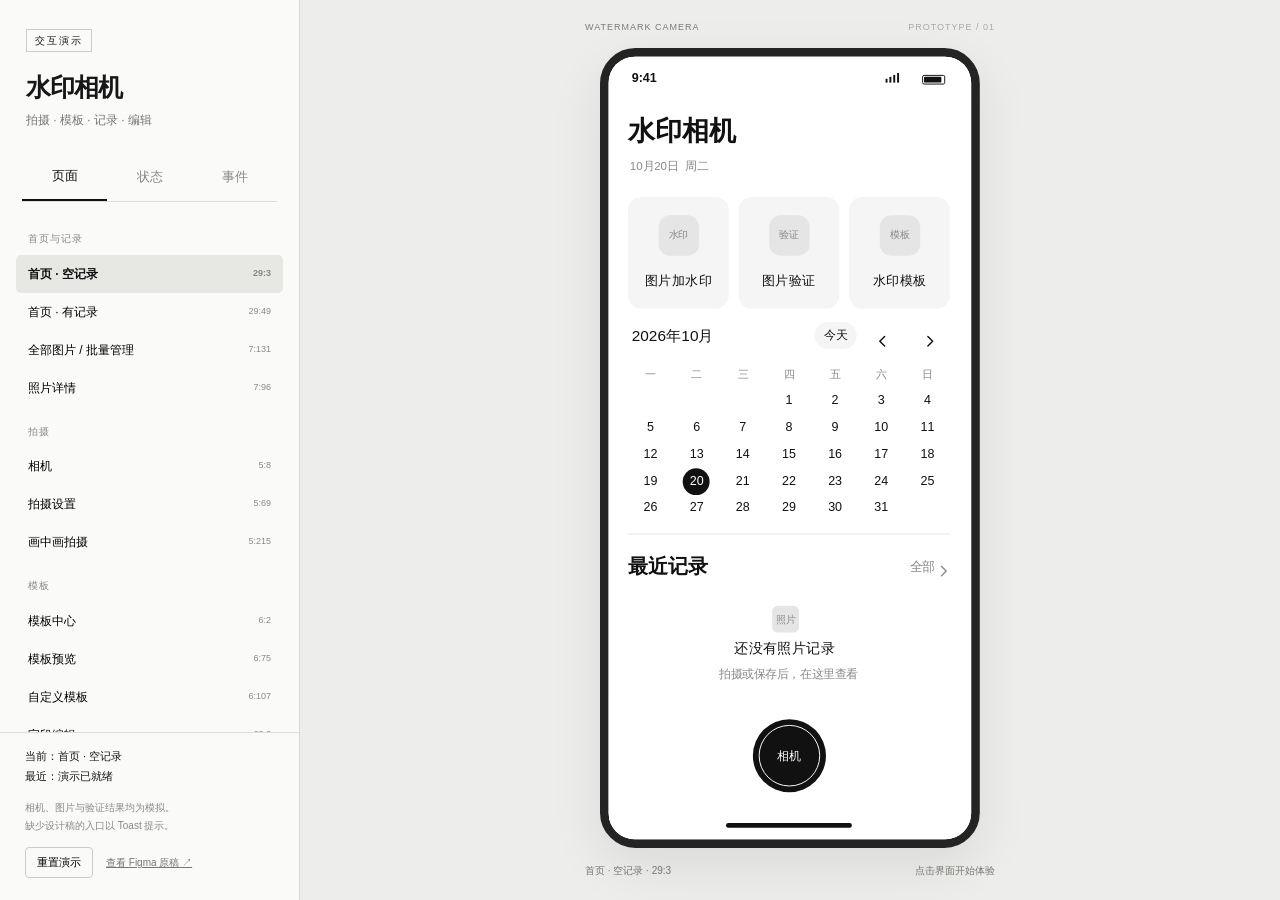
<file: index.html>
<!doctype html><html lang="zh-CN"><head><meta charset="utf-8"><meta name="viewport" content="width=device-width,initial-scale=1,viewport-fit=cover"><link rel="icon" href="data:image/svg+xml,%3Csvg xmlns=%22http://www.w3.org/2000/svg%22/%3E"><title>水印相机 · 交互演示</title><style>*{box-sizing:border-box}body{margin:0;background:#ededeb;color:#171717;font-family:-apple-system,BlinkMacSystemFont,"PingFang SC","Noto Sans SC",Arial,sans-serif}button,input,select,textarea{font:inherit}button{cursor:pointer}button:disabled{cursor:default;opacity:.4}button:focus-visible,a:focus-visible,input:focus-visible,textarea:focus-visible,select:focus-visible{outline:2px solid #555;outline-offset:3px}#console{position:fixed;inset:0 auto 0 0;width:300px;background:#fafaf9;border-right:1px solid #d9d9d5;display:flex;flex-direction:column;z-index:20}.brand{padding:30px 26px 24px}.badge{font-size:10px;letter-spacing:2px;border:1px solid #ccc;padding:5px 8px}h1{font-size:25px;margin:23px 0 8px;letter-spacing:-1px}.brand p{font-size:12px;color:#777;margin:0}.tabs{display:flex;margin:0 22px;border-bottom:1px solid #ddd}.tabs button{flex:1;border:0;background:none;color:#888;padding:14px 0;font-size:13px}.tabs .active{color:#111;border-bottom:2px solid #111}#panel{overflow:auto;flex:1;padding:12px 16px}#panel h2{font-size:10px;letter-spacing:1px;color:#888;padding:10px 12px 0;font-weight:500}.scene{display:flex;width:100%;text-align:left;align-items:center;justify-content:space-between;gap:8px;border:0;background:transparent;padding:10px 12px;border-radius:5px;font-size:12px;line-height:1.5}.scene:hover{background:#eee}.scene.active{background:#e7e7e3;color:#111;font-weight:600}.scene small{font-size:9px;color:#888;white-space:nowrap}.control{display:flex;justify-content:space-between;align-items:center;margin:16px 9px;font-size:12px;gap:8px}.control select{max-width:145px;background:#fff;border:1px solid #ccc;padding:8px;font-size:12px;border-radius:4px}.panel-note{font-size:11px;color:#888;line-height:1.8;margin:15px 12px}.event{width:calc(100% - 18px);margin:6px 9px;background:white;border:1px solid #d3d3ce;border-radius:4px;padding:12px;text-align:left;font-size:12px}footer{padding:14px 25px 22px;border-top:1px solid #ddd}footer p{font-size:10px;color:#888;line-height:1.8;margin:12px 0}footer button{background:transparent;border:1px solid #ccc;border-radius:4px;padding:7px 11px;font-size:11px}footer a{font-size:10px;color:#777;margin-left:13px}#feedback{font-size:11px;line-height:1.8}#stage{margin-left:300px;height:100dvh;display:flex;flex-direction:column;align-items:center;justify-content:center;gap:16px;padding:22px;overflow:hidden}.stage-label,.stage-footer{width:410px;max-width:100%;display:flex;justify-content:space-between;font-size:9px;letter-spacing:1px;color:#797975}.stage-label span{color:#aaa}.stage-footer{font-size:10px;letter-spacing:0}#device-space{position:relative;flex-shrink:0}#device{position:absolute;left:0;top:0;width:395px;height:832px;border:9px solid #242424;border-radius:37px;background:white;box-shadow:0 18px 55px #00000015;transform-origin:top left}#viewport{position:absolute;inset:0;border-radius:27px;overflow:auto;scrollbar-width:none;background:white}#viewport::-webkit-scrollbar{display:none}#screen{position:relative;width:375px;min-height:812px;background:#fff;overflow:hidden}.node{position:absolute;pointer-events:none;white-space:pre-wrap;overflow:visible}.shape{box-sizing:border-box}.hit{position:absolute;border:0;background:transparent;padding:0;z-index:5;border-radius:3px;color:transparent}.hit:hover{background:#00000004}.hit:active{background:#0000000c}.hit.selected{outline:2px solid #555;outline-offset:-2px}.hit.selected:after{content:'✓';position:absolute;right:3px;top:3px;background:#111;color:#fff;border-radius:50%;font-size:11px;width:18px;height:18px;line-height:18px}.live-input{position:absolute;border:0;background:#f5f5f5;color:#111;padding:12px 16px;border-radius:8px;z-index:7;font-size:14px;resize:none}.live-range{position:absolute;accent-color:#111;z-index:7;padding:0;margin:0;background:transparent}.live-toggle{position:absolute;width:44px;height:26px;border:0;border-radius:30px;background:#eee;z-index:7;padding:3px}.live-toggle.on{background:#111}.live-toggle:after{content:'';display:block;width:20px;height:20px;border-radius:50%;background:white;border:1px solid #ddd;transform:translateX(0)}.live-toggle.on:after{transform:translateX(18px)}#toast{position:absolute;bottom:100px;left:25px;right:25px;z-index:50;text-align:center;background:#1b1b1bf2;color:white;font-size:13px;line-height:1.6;padding:12px 16px;border-radius:9px;pointer-events:none;box-shadow:0 4px 15px #0002}#busy,#dialog{position:absolute;inset:0;z-index:40;background:#0006;border-radius:27px;display:flex;align-items:center;justify-content:center}#busy[hidden],#dialog[hidden],#toast[hidden]{display:none}#busy>div{background:white;border-radius:14px;width:240px;display:flex;flex-direction:column;align-items:center;gap:18px;padding:28px}#busy button{border:1px solid #ccc;background:white;border-radius:5px;padding:8px 22px;font-size:12px}#busy i{height:24px;width:24px;border:2px solid #ddd;border-top-color:#111;border-radius:50%;animation:spin 1s linear infinite}@keyframes spin{to{transform:rotate(360deg)}}.dialog-card{width:310px;max-height:85%;overflow:auto;background:white;border-radius:14px;padding:24px}.dialog-card h3{margin:0 0 14px;font-size:18px}.dialog-card p{font-size:13px;color:#777;line-height:1.7}.dialog-card button{width:100%;padding:12px;background:#111;color:white;border:0;border-radius:6px;margin-top:10px}.dialog-card button.secondary{background:#eee;color:#111}.dynamic-label{position:absolute;z-index:4;font-size:12px;background:#fff}.mobilebar,#drawer-close{display:none}#drawer-mask{display:none}.runtime-grid{position:absolute;inset:101px 0 auto;height:498px;pointer-events:none;z-index:2;background:linear-gradient(to right,transparent 33.1%,#fff9 33.2%,#fff9 33.5%,transparent 33.6%,transparent 66.4%,#fff9 66.5%,#fff9 66.8%,transparent 66.9%),linear-gradient(to bottom,transparent 33.1%,#fff9 33.2%,#fff9 33.5%,transparent 33.6%,transparent 66.4%,#fff9 66.5%,#fff9 66.8%,transparent 66.9%)}
@media(max-width:700px){body{background:white}.mobilebar{height:44px;display:flex;align-items:center;justify-content:space-between;padding:0 12px;border-bottom:1px solid #ddd;font-size:11px;position:relative;z-index:21;background:#fafafa}.mobilebar button{background:none;border:0;padding:10px;font-size:12px}.mobilebar span{white-space:nowrap;overflow:hidden;text-overflow:ellipsis;max-width:65%}#console{display:none;width:min(310px,86vw);top:44px}body.drawer-open #console{display:flex}body.drawer-open #drawer-mask{display:block;position:fixed;inset:44px 0 0;background:#0006;border:0;z-index:19}#drawer-close{display:block;float:right;border:0;background:none;font-size:24px;padding:0 4px}.brand{padding:24px 24px 18px}.brand h1{margin-top:18px}#stage{margin:0;padding:0;display:block;height:calc(100dvh - 44px)}.stage-label,.stage-footer{display:none}#device-space{width:100%!important;height:100%!important}#device{border:0;border-radius:0;box-shadow:none}#viewport{border-radius:0}#busy,#dialog{border-radius:0}footer{padding-bottom:max(15px,env(safe-area-inset-bottom))}}
</style></head><body><header class="mobilebar"><button id="menu-toggle" aria-expanded="false" aria-controls="console">菜单</button><span id="mobile-title">首页</span><button id="mobile-home">首页</button></header><button id="drawer-mask" aria-label="关闭演示菜单" hidden></button><aside id="console"><div class="brand"><span class="badge">交互演示</span><button id="drawer-close" aria-label="收起菜单">×</button><h1>水印相机</h1><p>拍摄 · 模板 · 记录 · 编辑</p></div><nav class="tabs" aria-label="演示控制"><button data-tab="pages" class="active">页面</button><button data-tab="states">状态</button><button data-tab="events">事件</button></nav><div id="panel"></div><footer><div id="feedback" aria-live="polite"></div><p>相机、图片与验证结果均为模拟。<br>缺少设计稿的入口以 Toast 提示。</p><button id="reset">重置演示</button><a href="https://www.figma.com/design/TwvnLieEu7DSTdVf2vPtPf?node-id=1-2" target="_blank" rel="noreferrer">查看 Figma 原稿 ↗</a></footer></aside><main id="stage"><div class="stage-label">WATERMARK CAMERA <span>PROTOTYPE / 01</span></div><div id="device-space"><div id="device"><div id="viewport"><div id="screen"></div></div><div id="toast" role="status" hidden></div><div id="busy" hidden><div><i></i><span id="busy-text">处理中…</span><button id="cancel-request">取消</button></div></div><div id="dialog" hidden></div></div></div><div class="stage-footer"><span id="current-caption"></span><span>点击界面开始体验</span></div></main><script id="design-data" type="application/json">[{"id":"5:8","name":"相机","w":385,"h":822,"nodes":[{"id":"5:9","n":"屏底","t":"RECTANGLE","x":-3,"y":-1,"w":375,"h":812,"f":"rgba(255,255,255,1)","s":"rgba(221,221,221,1)","sw":1,"r":0},{"id":"5:10","n":"status-time","t":"TEXT","x":24,"y":12,"w":50,"h":20,"f":"rgba(17,17,17,1)","s":null,"sw":1,"text":"9:41","fs":13,"fw":"Bold","align":"LEFT","lh":{"unit":"PIXELS","value":20}},{"id":"5:11","n":"signal-0","t":"RECTANGLE","x":288,"y":23,"w":2,"h":4,"f":"rgba(17,17,17,1)","s":null,"sw":1,"r":0},{"id":"5:12","n":"signal-1","t":"RECTANGLE","x":292,"y":21,"w":2,"h":6,"f":"rgba(17,17,17,1)","s":null,"sw":1,"r":0},{"id":"5:13","n":"signal-2","t":"RECTANGLE","x":296,"y":19,"w":2,"h":8,"f":"rgba(17,17,17,1)","s":null,"sw":1,"r":0},{"id":"5:14","n":"signal-3","t":"RECTANGLE","x":300,"y":17,"w":2,"h":10,"f":"rgba(17,17,17,1)","s":null,"sw":1,"r":0},{"id":"5:15","n":"battery","t":"RECTANGLE","x":326,"y":19,"w":24,"h":10,"f":"rgba(255,255,255,1)","s":"rgba(17,17,17,1)","sw":1,"r":2},{"id":"5:16","n":"battery-level","t":"RECTANGLE","x":328,"y":21,"w":18,"h":6,"f":"rgba(17,17,17,1)","s":null,"sw":1,"r":1},{"id":"5:17","n":"battery-tip","t":"RECTANGLE","x":351,"y":22,"w":2,"h":4,"f":"rgba(17,17,17,1)","s":null,"sw":1,"r":0},{"id":"5:19","n":"capture-settings-hit","t":"RECTANGLE","x":319,"y":48,"w":44,"h":44,"f":"rgba(255,255,255,1)","s":null,"sw":1,"r":12},{"id":"5:21","n":"capture-settings","t":"VECTOR","x":332.75,"y":61.75,"w":16.5,"h":15.583333969116211,"f":null,"s":"rgba(17,17,17,1)","sw":1.558333396911621,"r":0,"paths":[{"windingRule":"NONE","data":"M 0 2.7500001121969784 L 4.583333333333333 2.7500001121969784 M 8.25 2.7500001121969784 L 16.5 2.7500001121969784 M 4.583333333333333 0 L 4.583333333333333 5.500000224393957 M 0 12.833333856919232 L 11 12.833333856919232 M 14.666666666666666 12.833333856919232 L 16.5 12.833333856919232 M 11 10.083333744722253 L 11 15.583333969116211"}]},{"id":"5:22","n":"viewfinder","t":"RECTANGLE","x":0,"y":101,"w":375,"h":498,"f":"rgba(229,229,229,1)","s":null,"sw":1,"r":6},{"id":"5:23","n":"viewfinder-placeholder","t":"TEXT","x":0,"y":341,"w":375,"h":18,"f":"rgba(136,136,136,1)","s":null,"sw":1,"text":"取景画面","fs":11,"fw":"Regular","align":"CENTER","lh":{"unit":"PIXELS","value":17}},{"id":"5:24","n":"flash-hit","t":"RECTANGLE","x":12,"y":111,"w":44,"h":44,"f":"rgba(255,255,255,1)","s":null,"sw":1,"r":12},{"id":"93:14","n":"flash-hit","t":"RECTANGLE","x":12,"y":44,"w":44,"h":44,"f":"rgba(255,255,255,1)","s":"rgba(0,0,0,1)","sw":1,"r":12},{"id":"5:26","n":"flash","t":"VECTOR","x":27.583332061767578,"y":123.83332824707031,"w":12.833333969116211,"h":18.33333396911621,"f":null,"s":"rgba(17,17,17,1)","sw":1.558333396911621,"r":0,"paths":[{"windingRule":"NONZERO","data":"M 7.333333696637835 0 L 0 11.000000381469725 L 5.500000272478376 11.000000381469725 L 4.583333560398647 18.33333396911621 L 12.833333969116211 6.416666889190673 L 7.333333696637835 6.416666889190673 L 7.333333696637835 0 Z"}]},{"id":"5:29","n":"flip-hit","t":"RECTANGLE","x":319,"y":111,"w":44,"h":44,"f":"rgba(255,255,255,1)","s":null,"sw":1,"r":12},{"id":"5:31","n":"flip","t":"VECTOR","x":332.75,"y":125.20832824707031,"w":16.5,"h":15.583333969116211,"f":null,"s":"rgba(17,17,17,1)","sw":1.558333396911621,"r":0,"paths":[{"windingRule":"NONE","data":"M 0 4.125000168295467 C 3.6666666666666665 -1.3750000560984894 12.833333333333334 -1.3750000560984894 16.5 4.125000168295467 M 16.5 4.125000168295467 L 16.5 0.4583333520328297 M 16.5 4.125000168295467 L 12.833333333333332 4.125000168295467 M 16.5 11.458333800820743 C 12.833333333333334 16.9583340252147 3.6666666666666665 16.9583340252147 0 11.458333800820743 M 0 11.458333800820743 L 0 15.12500061708338 M 0 11.458333800820743 L 3.6666666666666665 11.458333800820743"}]},{"id":"5:32","n":"watermark-bg","t":"RECTANGLE","x":26,"y":447,"w":237,"h":120,"f":"rgba(17,17,17,1)","s":null,"sw":1,"r":6},{"id":"5:33","n":"wm-date","t":"TEXT","x":38,"y":457,"w":213,"h":17,"f":"rgba(255,255,255,1)","s":null,"sw":1,"text":"2026.10.19  周一","fs":11,"fw":"Medium","align":"LEFT","lh":{"unit":"PIXELS","value":17}},{"id":"5:34","n":"wm-time","t":"TEXT","x":38,"y":475,"w":213,"h":48,"f":"rgba(255,255,255,1)","s":null,"sw":1,"text":"13:42","fs":32,"fw":"Bold","align":"LEFT","lh":{"unit":"PIXELS","value":48}},{"id":"5:35","n":"wm-location","t":"TEXT","x":38,"y":526,"w":213,"h":18,"f":"rgba(255,255,255,1)","s":null,"sw":1,"text":"上海市 · 徐汇区","fs":12,"fw":"Regular","align":"LEFT","lh":{"unit":"PIXELS","value":18}},{"id":"5:36","n":"wm-note","t":"TEXT","x":38,"y":546,"w":213,"h":15,"f":"rgba(255,255,255,1)","s":null,"sw":1,"text":"现场记录","fs":10,"fw":"Regular","align":"LEFT","lh":{"unit":"PIXELS","value":15}},{"id":"5:41","n":"pip-shortcut-hit","t":"RECTANGLE","x":267,"y":607,"w":44,"h":44,"f":"rgba(255,255,255,1)","s":null,"sw":1,"r":12},{"id":"5:44","n":"watermark-shortcut-hit","t":"RECTANGLE","x":315,"y":607,"w":44,"h":44,"f":"rgba(255,255,255,1)","s":null,"sw":1,"r":12},{"id":"5:47","n":"recent-photo","t":"RECTANGLE","x":26,"y":670,"w":50,"h":50,"f":"rgba(229,229,229,1)","s":null,"sw":1,"r":6},{"id":"5:48","n":"recent-photo-placeholder","t":"TEXT","x":26,"y":686,"w":50,"h":18,"f":"rgba(136,136,136,1)","s":null,"sw":1,"text":"照片","fs":11,"fw":"Regular","align":"CENTER","lh":{"unit":"PIXELS","value":17}},{"id":"5:49","n":"shutter-outline","t":"ELLIPSE","x":153,"y":657,"w":70,"h":70,"f":"rgba(255,255,255,1)","s":"rgba(17,17,17,1)","sw":1,"r":0},{"id":"5:50","n":"shutter","t":"ELLIPSE","x":160,"y":664,"w":56,"h":56,"f":"rgba(17,17,17,1)","s":null,"sw":1,"r":0},{"id":"5:68","n":"home-indicator","t":"RECTANGLE","x":122,"y":797,"w":131,"h":5,"f":"rgba(17,17,17,1)","s":null,"sw":1,"r":3},{"id":"90:2","n":"Ellipse 1","t":"ELLIPSE","x":305,"y":679,"w":32,"h":32,"f":"rgba(255,255,255,1)","s":"rgba(0,0,0,1)","sw":1,"r":0},{"id":"90:3","n":"水印icon","t":"TEXT","x":308,"y":687,"w":27,"h":16,"f":"rgba(0,0,0,1)","s":null,"sw":1,"text":"水印icon","fs":10,"fw":"Regular","align":"CENTER","lh":{"unit":"PIXELS","value":8}},{"id":"90:4","n":"Ellipse 2","t":"ELLIPSE","x":258,"y":54,"w":32,"h":32,"f":"rgba(255,255,255,1)","s":"rgba(0,0,0,1)","sw":1,"r":0},{"id":"90:5","n":"画中画icon","t":"TEXT","x":259,"y":62,"w":30,"h":16,"f":"rgba(0,0,0,1)","s":null,"sw":1,"text":"画中画icon","fs":10,"fw":"Regular","align":"CENTER","lh":{"unit":"PIXELS","value":8}},{"id":"93:10","n":"Rectangle 1","t":"RECTANGLE","x":126,"y":613,"w":127,"h":29,"f":"rgba(245,245,245,1)","s":null,"sw":1,"r":14.5},{"id":"93:38","n":"Chevron left","t":"INSTANCE","x":24,"y":56,"w":20,"h":20,"f":null,"s":null,"sw":1,"r":0},{"id":"I93:38;7758:11228","n":"Icon","t":"VECTOR","x":31.5,"y":61,"w":5,"h":10,"f":null,"s":"rgba(30,30,30,1)","sw":2,"r":0,"paths":[{"windingRule":"NONZERO","data":"M 5 10 L 0 5 L 5 0"}]},{"id":"97:3","n":"seg-selected","t":"RECTANGLE","x":127,"y":614,"w":61.5,"h":27,"f":"rgba(17,17,17,1)","s":null,"sw":1,"r":13.5},{"id":"97:4","n":"照片","t":"TEXT","x":127,"y":619,"w":61.5,"h":17,"f":"rgba(255,255,255,1)","s":null,"sw":1,"text":"照片","fs":12,"fw":"Regular","align":"CENTER","lh":{"unit":"AUTO"}},{"id":"97:5","n":"视频","t":"TEXT","x":189,"y":619,"w":63,"h":17,"f":"rgba(136,136,136,1)","s":null,"sw":1,"text":"视频","fs":12,"fw":"Regular","align":"CENTER","lh":{"unit":"AUTO"}}]},{"id":"5:69","name":"相机点右上角，出拍摄设置","w":385,"h":822,"nodes":[{"id":"5:70","n":"屏底","t":"RECTANGLE","x":0,"y":0,"w":375,"h":812,"f":"rgba(255,255,255,1)","s":"rgba(221,221,221,1)","sw":1,"r":0},{"id":"5:71","n":"status-time","t":"TEXT","x":24,"y":12,"w":50,"h":20,"f":"rgba(17,17,17,1)","s":null,"sw":1,"text":"9:41","fs":13,"fw":"Bold","align":"LEFT","lh":{"unit":"PIXELS","value":20}},{"id":"5:72","n":"signal-0","t":"RECTANGLE","x":288,"y":23,"w":2,"h":4,"f":"rgba(17,17,17,1)","s":null,"sw":1,"r":0},{"id":"5:73","n":"signal-1","t":"RECTANGLE","x":292,"y":21,"w":2,"h":6,"f":"rgba(17,17,17,1)","s":null,"sw":1,"r":0},{"id":"5:74","n":"signal-2","t":"RECTANGLE","x":296,"y":19,"w":2,"h":8,"f":"rgba(17,17,17,1)","s":null,"sw":1,"r":0},{"id":"5:75","n":"signal-3","t":"RECTANGLE","x":300,"y":17,"w":2,"h":10,"f":"rgba(17,17,17,1)","s":null,"sw":1,"r":0},{"id":"5:76","n":"battery","t":"RECTANGLE","x":326,"y":19,"w":24,"h":10,"f":"rgba(255,255,255,1)","s":"rgba(17,17,17,1)","sw":1,"r":2},{"id":"5:77","n":"battery-level","t":"RECTANGLE","x":328,"y":21,"w":18,"h":6,"f":"rgba(17,17,17,1)","s":null,"sw":1,"r":1},{"id":"5:78","n":"battery-tip","t":"RECTANGLE","x":351,"y":22,"w":2,"h":4,"f":"rgba(17,17,17,1)","s":null,"sw":1,"r":0},{"id":"5:79","n":"back-hit","t":"RECTANGLE","x":12,"y":47,"w":44,"h":44,"f":"rgba(255,255,255,1)","s":null,"sw":1,"r":12},{"id":"5:81","n":"back","t":"VECTOR","x":30.333332061767578,"y":62.583335876464844,"w":6.4166669845581055,"h":12.833333969116211,"f":null,"s":"rgba(17,17,17,1)","sw":1.558333396911621,"r":0,"paths":[{"windingRule":"NONE","data":"M 6.4166669845581055 0 L 0 6.4166669845581055 L 6.4166669845581055 12.833333969116211"}]},{"id":"5:83","n":"home-indicator","t":"RECTANGLE","x":122,"y":797,"w":131,"h":5,"f":"rgba(17,17,17,1)","s":null,"sw":1,"r":3},{"id":"5:84","n":"camera-context","t":"RECTANGLE","x":0,"y":98,"w":375,"h":465,"f":"rgba(229,229,229,1)","s":null,"sw":1,"r":6},{"id":"5:85","n":"camera-context-placeholder","t":"TEXT","x":0,"y":214,"w":375,"h":18,"f":"rgba(136,136,136,1)","s":null,"sw":1,"text":"取景画面","fs":11,"fw":"Regular","align":"CENTER","lh":{"unit":"PIXELS","value":17}},{"id":"5:91","n":"sheet","t":"RECTANGLE","x":0,"y":366,"w":375,"h":414,"f":"rgba(255,255,255,1)","s":null,"sw":1,"r":20},{"id":"5:92","n":"sheet-handle","t":"RECTANGLE","x":167,"y":378,"w":40,"h":4,"f":"rgba(221,221,221,1)","s":null,"sw":1,"r":2},{"id":"5:93","n":"sheet-title","t":"TEXT","x":24,"y":407,"w":250,"h":35,"f":"rgba(17,17,17,1)","s":null,"sw":1,"text":"拍摄设置","fs":23,"fw":"Bold","align":"LEFT","lh":{"unit":"PIXELS","value":35}},{"id":"5:94","n":"aspect-label","t":"TEXT","x":24,"y":463,"w":80,"h":21,"f":"rgba(17,17,17,1)","s":null,"sw":1,"text":"画幅","fs":14,"fw":"Regular","align":"LEFT","lh":{"unit":"PIXELS","value":21}},{"id":"5:95","n":"aspect-0-bg","t":"RECTANGLE","x":111,"y":455,"w":66,"h":34,"f":"rgba(17,17,17,1)","s":null,"sw":1,"r":17},{"id":"5:96","n":"aspect-0-text","t":"TEXT","x":111,"y":462,"w":66,"h":20,"f":"rgba(255,255,255,1)","s":null,"sw":1,"text":"3:4","fs":13,"fw":"Regular","align":"CENTER","lh":{"unit":"PIXELS","value":20}},{"id":"5:97","n":"aspect-1-bg","t":"RECTANGLE","x":189,"y":455,"w":66,"h":34,"f":"rgba(245,245,245,1)","s":null,"sw":1,"r":17},{"id":"5:98","n":"aspect-1-text","t":"TEXT","x":189,"y":462,"w":66,"h":20,"f":"rgba(17,17,17,1)","s":null,"sw":1,"text":"1:1","fs":13,"fw":"Regular","align":"CENTER","lh":{"unit":"PIXELS","value":20}},{"id":"5:99","n":"aspect-2-bg","t":"RECTANGLE","x":267,"y":455,"w":66,"h":34,"f":"rgba(245,245,245,1)","s":null,"sw":1,"r":17},{"id":"5:100","n":"aspect-2-text","t":"TEXT","x":267,"y":462,"w":66,"h":20,"f":"rgba(17,17,17,1)","s":null,"sw":1,"text":"9:16","fs":13,"fw":"Regular","align":"CENTER","lh":{"unit":"PIXELS","value":20}},{"id":"5:101","n":"d1","t":"RECTANGLE","x":20,"y":511,"w":335,"h":1,"f":"rgba(229,229,229,1)","s":null,"sw":1,"r":0},{"id":"5:102","n":"timer-label","t":"TEXT","x":24,"y":537,"w":80,"h":21,"f":"rgba(17,17,17,1)","s":null,"sw":1,"text":"定时","fs":14,"fw":"Regular","align":"LEFT","lh":{"unit":"PIXELS","value":21}},{"id":"5:103","n":"timer-0-bg","t":"RECTANGLE","x":111,"y":529,"w":66,"h":34,"f":"rgba(17,17,17,1)","s":null,"sw":1,"r":17},{"id":"5:104","n":"timer-0-text","t":"TEXT","x":111,"y":536,"w":66,"h":20,"f":"rgba(255,255,255,1)","s":null,"sw":1,"text":"Off","fs":13,"fw":"Regular","align":"CENTER","lh":{"unit":"PIXELS","value":20}},{"id":"5:105","n":"timer-1-bg","t":"RECTANGLE","x":189,"y":529,"w":66,"h":34,"f":"rgba(245,245,245,1)","s":null,"sw":1,"r":17},{"id":"5:106","n":"timer-1-text","t":"TEXT","x":189,"y":536,"w":66,"h":20,"f":"rgba(17,17,17,1)","s":null,"sw":1,"text":"3s","fs":13,"fw":"Regular","align":"CENTER","lh":{"unit":"PIXELS","value":20}},{"id":"5:107","n":"timer-2-bg","t":"RECTANGLE","x":267,"y":529,"w":66,"h":34,"f":"rgba(245,245,245,1)","s":null,"sw":1,"r":17},{"id":"5:108","n":"timer-2-text","t":"TEXT","x":267,"y":536,"w":66,"h":20,"f":"rgba(17,17,17,1)","s":null,"sw":1,"text":"5s","fs":13,"fw":"Regular","align":"CENTER","lh":{"unit":"PIXELS","value":20}},{"id":"5:109","n":"d2","t":"RECTANGLE","x":20,"y":585,"w":335,"h":1,"f":"rgba(229,229,229,1)","s":null,"sw":1,"r":0},{"id":"5:110","n":"grid-label","t":"TEXT","x":24,"y":611,"w":230,"h":21,"f":"rgba(17,17,17,1)","s":null,"sw":1,"text":"网格线","fs":14,"fw":"Regular","align":"LEFT","lh":{"unit":"PIXELS","value":21}},{"id":"5:111","n":"grid-track","t":"RECTANGLE","x":306,"y":608,"w":44,"h":26,"f":"rgba(221,221,221,1)","s":null,"sw":1,"r":13},{"id":"5:112","n":"grid-knob","t":"ELLIPSE","x":309,"y":611,"w":20,"h":20,"f":"rgba(255,255,255,1)","s":null,"sw":1,"r":0},{"id":"93:41","n":"verify-title","t":"TEXT","x":24,"y":668,"w":210,"h":24,"f":"rgba(17,17,17,1)","s":null,"sw":1,"text":"验证水印","fs":16,"fw":"Medium","align":"LEFT","lh":{"unit":"PIXELS","value":24}},{"id":"93:52","n":"verify-title","t":"TEXT","x":24,"y":733,"w":210,"h":24,"f":"rgba(17,17,17,1)","s":null,"sw":1,"text":"位置","fs":16,"fw":"Medium","align":"LEFT","lh":{"unit":"PIXELS","value":24}},{"id":"93:42","n":"verify-enabled-track","t":"RECTANGLE","x":309,"y":668,"w":44,"h":26,"f":"rgba(221,221,221,1)","s":null,"sw":1,"r":13},{"id":"93:43","n":"verify-enabled-knob","t":"ELLIPSE","x":312,"y":671,"w":20,"h":20,"f":"rgba(255,255,255,1)","s":null,"sw":1,"r":0},{"id":"93:46","n":"capture-settings","t":"VECTOR","x":334,"y":63,"w":16.5,"h":15.583333969116211,"f":null,"s":"rgba(17,17,17,1)","sw":1.558333396911621,"r":0,"paths":[{"windingRule":"NONE","data":"M 0 2.7500001121969784 L 4.583333333333333 2.7500001121969784 M 8.25 2.7500001121969784 L 16.5 2.7500001121969784 M 4.583333333333333 0 L 4.583333333333333 5.500000224393957 M 0 12.833333856919232 L 11 12.833333856919232 M 14.666666666666666 12.833333856919232 L 16.5 12.833333856919232 M 11 10.083333744722253 L 11 15.583333969116211"}]},{"id":"93:48","n":"Ellipse 2","t":"ELLIPSE","x":273,"y":53,"w":32,"h":32,"f":"rgba(255,255,255,1)","s":"rgba(0,0,0,1)","sw":1,"r":0},{"id":"93:49","n":"画中画icon","t":"TEXT","x":274,"y":61,"w":30,"h":16,"f":"rgba(0,0,0,1)","s":null,"sw":1,"text":"画中画icon","fs":10,"fw":"Regular","align":"CENTER","lh":{"unit":"PIXELS","value":8}},{"id":"97:6","n":"上海市徐汇区漕溪北路88号","t":"TEXT","x":163,"y":740,"w":155,"h":22,"f":"rgba(17,17,17,1)","s":null,"sw":1,"text":"上海市徐汇区漕溪北路88号","fs":12,"fw":"Regular","align":"LEFT","lh":{"unit":"AUTO"}},{"id":"93:64","n":"Rectangle 2","t":"RECTANGLE","x":318,"y":733,"w":28,"h":28,"f":"rgba(217,217,217,1)","s":null,"sw":1,"r":0},{"id":"93:65","n":"修改icon","t":"TEXT","x":320,"y":735,"w":25,"h":24,"f":"rgba(0,0,0,1)","s":null,"sw":1,"text":"修改icon","fs":6,"fw":"Medium","align":"LEFT","lh":{"unit":"PIXELS","value":24}}]},{"id":"5:215","name":"画中画拍摄","w":385,"h":822,"nodes":[{"id":"5:217","n":"status-time","t":"TEXT","x":24,"y":12,"w":50,"h":20,"f":"rgba(17,17,17,1)","s":null,"sw":1,"text":"9:41","fs":13,"fw":"Bold","align":"LEFT","lh":{"unit":"PIXELS","value":20}},{"id":"5:218","n":"signal-0","t":"RECTANGLE","x":288,"y":23,"w":2,"h":4,"f":"rgba(17,17,17,1)","s":null,"sw":1,"r":0},{"id":"5:219","n":"signal-1","t":"RECTANGLE","x":292,"y":21,"w":2,"h":6,"f":"rgba(17,17,17,1)","s":null,"sw":1,"r":0},{"id":"5:220","n":"signal-2","t":"RECTANGLE","x":296,"y":19,"w":2,"h":8,"f":"rgba(17,17,17,1)","s":null,"sw":1,"r":0},{"id":"5:221","n":"signal-3","t":"RECTANGLE","x":300,"y":17,"w":2,"h":10,"f":"rgba(17,17,17,1)","s":null,"sw":1,"r":0},{"id":"5:222","n":"battery","t":"RECTANGLE","x":326,"y":19,"w":24,"h":10,"f":"rgba(255,255,255,1)","s":"rgba(17,17,17,1)","sw":1,"r":2},{"id":"5:223","n":"battery-level","t":"RECTANGLE","x":328,"y":21,"w":18,"h":6,"f":"rgba(17,17,17,1)","s":null,"sw":1,"r":1},{"id":"5:224","n":"battery-tip","t":"RECTANGLE","x":351,"y":22,"w":2,"h":4,"f":"rgba(17,17,17,1)","s":null,"sw":1,"r":0},{"id":"5:225","n":"brand","t":"TEXT","x":20,"y":56,"w":180,"h":36,"f":"rgba(17,17,17,1)","s":null,"sw":1,"text":"画中画","fs":24,"fw":"Bold","align":"LEFT","lh":{"unit":"PIXELS","value":36}},{"id":"5:226","n":"pip-close-hit","t":"RECTANGLE","x":319,"y":48,"w":44,"h":44,"f":"rgba(255,255,255,1)","s":null,"sw":1,"r":12},{"id":"5:228","n":"pip-close","t":"VECTOR","x":335.5,"y":64.5,"w":11,"h":11,"f":null,"s":"rgba(17,17,17,1)","sw":1.558333396911621,"r":0,"paths":[{"windingRule":"NONE","data":"M 0 0 L 11 11 M 11 0 L 0 11"}]},{"id":"5:229","n":"viewfinder","t":"RECTANGLE","x":0,"y":102,"w":375,"h":497,"f":"rgba(229,229,229,1)","s":null,"sw":1,"r":6},{"id":"5:230","n":"viewfinder-placeholder","t":"TEXT","x":0,"y":341.5,"w":375,"h":18,"f":"rgba(136,136,136,1)","s":null,"sw":1,"text":"取景画面","fs":11,"fw":"Regular","align":"CENTER","lh":{"unit":"PIXELS","value":17}},{"id":"5:231","n":"pip-inset","t":"RECTANGLE","x":227,"y":129,"w":124,"h":156,"f":"rgba(229,229,229,1)","s":null,"sw":1,"r":6},{"id":"5:232","n":"pip-inset-placeholder","t":"TEXT","x":227,"y":198,"w":124,"h":18,"f":"rgba(136,136,136,1)","s":null,"sw":1,"text":"小图","fs":11,"fw":"Regular","align":"CENTER","lh":{"unit":"PIXELS","value":17}},{"id":"5:233","n":"pip-outline","t":"RECTANGLE","x":224,"y":126,"w":130,"h":162,"f":null,"s":"rgba(255,255,255,1)","sw":1,"r":8},{"id":"5:234","n":"pip-replace-hit","t":"RECTANGLE","x":271,"y":236,"w":44,"h":44,"f":"rgba(255,255,255,1)","s":null,"sw":1,"r":12},{"id":"5:236","n":"pip-replace","t":"VECTOR","x":284.75,"y":250.2083282470703,"w":16.5,"h":15.583333969116211,"f":null,"s":"rgba(17,17,17,1)","sw":1.558333396911621,"r":0,"paths":[{"windingRule":"NONE","data":"M 0 4.125000168295467 C 3.6666666666666665 -1.3750000560984894 12.833333333333334 -1.3750000560984894 16.5 4.125000168295467 M 16.5 4.125000168295467 L 16.5 0.4583333520328297 M 16.5 4.125000168295467 L 12.833333333333332 4.125000168295467 M 16.5 11.458333800820743 C 12.833333333333334 16.9583340252147 3.6666666666666665 16.9583340252147 0 11.458333800820743 M 0 11.458333800820743 L 0 15.12500061708338 M 0 11.458333800820743 L 3.6666666666666665 11.458333800820743"}]},{"id":"5:238","n":"pip-remove","t":"VECTOR","x":332.75,"y":140.75,"w":7.5,"h":7.5,"f":null,"s":"rgba(17,17,17,1)","sw":1.0625,"r":0,"paths":[{"windingRule":"NONE","data":"M 0 0 L 7.5 7.5 M 7.5 0 L 0 7.5"}]},{"id":"5:239","n":"watermark-bg","t":"RECTANGLE","x":20,"y":456,"w":223,"h":110.4000015258789,"f":"rgba(17,17,17,1)","s":null,"sw":1,"r":6},{"id":"5:240","n":"wm-date","t":"TEXT","x":31.040000915527344,"y":465.20001220703125,"w":200.9199981689453,"h":15,"f":"rgba(255,255,255,1)","s":null,"sw":1,"text":"2026.10.19  周一","fs":10,"fw":"Medium","align":"LEFT","lh":{"unit":"PIXELS","value":15}},{"id":"5:241","n":"wm-time","t":"TEXT","x":31.040000915527344,"y":481.760009765625,"w":200.9199981689453,"h":44,"f":"rgba(255,255,255,1)","s":null,"sw":1,"text":"13:42","fs":29,"fw":"Bold","align":"LEFT","lh":{"unit":"PIXELS","value":44}},{"id":"5:242","n":"wm-location","t":"TEXT","x":31.040000915527344,"y":528.6799926757812,"w":200.9199981689453,"h":17,"f":"rgba(255,255,255,1)","s":null,"sw":1,"text":"上海市 · 徐汇区","fs":11,"fw":"Regular","align":"LEFT","lh":{"unit":"PIXELS","value":17}},{"id":"5:243","n":"wm-note","t":"TEXT","x":31.040000915527344,"y":547.0800170898438,"w":200.9199981689453,"h":14,"f":"rgba(255,255,255,1)","s":null,"sw":1,"text":"现场记录","fs":9,"fw":"Regular","align":"LEFT","lh":{"unit":"PIXELS","value":14}},{"id":"5:254","n":"recent-photo","t":"RECTANGLE","x":26,"y":670,"w":50,"h":50,"f":"rgba(229,229,229,1)","s":null,"sw":1,"r":6},{"id":"5:255","n":"recent-photo-placeholder","t":"TEXT","x":26,"y":686,"w":50,"h":18,"f":"rgba(136,136,136,1)","s":null,"sw":1,"text":"照片","fs":11,"fw":"Regular","align":"CENTER","lh":{"unit":"PIXELS","value":17}},{"id":"5:256","n":"shutter-outline","t":"ELLIPSE","x":153,"y":657,"w":70,"h":70,"f":"rgba(255,255,255,1)","s":"rgba(17,17,17,1)","sw":1,"r":0},{"id":"5:257","n":"shutter","t":"ELLIPSE","x":160,"y":664,"w":56,"h":56,"f":"rgba(17,17,17,1)","s":null,"sw":1,"r":0},{"id":"5:258","n":"pip-settings-hit","t":"RECTANGLE","x":298,"y":672,"w":44,"h":44,"f":"rgba(255,255,255,1)","s":null,"sw":1,"r":12},{"id":"5:260","n":"pip-settings","t":"VECTOR","x":311.75,"y":685.75,"w":16.5,"h":15.583333969116211,"f":null,"s":"rgba(17,17,17,1)","sw":1.558333396911621,"r":0,"paths":[{"windingRule":"NONE","data":"M 0 2.7500001121969784 L 4.583333333333333 2.7500001121969784 M 8.25 2.7500001121969784 L 16.5 2.7500001121969784 M 4.583333333333333 0 L 4.583333333333333 5.500000224393957 M 0 12.833333856919232 L 11 12.833333856919232 M 14.666666666666666 12.833333856919232 L 16.5 12.833333856919232 M 11 10.083333744722253 L 11 15.583333969116211"}]},{"id":"5:263","n":"tab-home-hit","t":"RECTANGLE","x":45,"y":741,"w":44,"h":48,"f":null,"s":null,"sw":1,"r":0},{"id":"5:267","n":"tab-calendar-hit","t":"RECTANGLE","x":165,"y":741,"w":44,"h":48,"f":null,"s":null,"sw":1,"r":0},{"id":"5:271","n":"tab-templates-hit","t":"RECTANGLE","x":285,"y":741,"w":44,"h":48,"f":null,"s":null,"sw":1,"r":0},{"id":"5:275","n":"home-indicator","t":"RECTANGLE","x":122,"y":797,"w":131,"h":5,"f":"rgba(17,17,17,1)","s":null,"sw":1,"r":3},{"id":"5:276","n":"pip-drag-handle-0","t":"ELLIPSE","x":220,"y":122,"w":7,"h":7,"f":"rgba(255,255,255,1)","s":"rgba(17,17,17,1)","sw":1,"r":0},{"id":"5:277","n":"pip-drag-handle-1","t":"ELLIPSE","x":350,"y":122,"w":7,"h":7,"f":"rgba(255,255,255,1)","s":"rgba(17,17,17,1)","sw":1,"r":0},{"id":"5:278","n":"pip-drag-handle-2","t":"ELLIPSE","x":220,"y":284,"w":7,"h":7,"f":"rgba(255,255,255,1)","s":"rgba(17,17,17,1)","sw":1,"r":0},{"id":"5:279","n":"pip-drag-handle-3","t":"ELLIPSE","x":350,"y":284,"w":7,"h":7,"f":"rgba(255,255,255,1)","s":"rgba(17,17,17,1)","sw":1,"r":0}]},{"id":"6:2","name":"模板中心","w":385,"h":822,"nodes":[{"id":"6:3","n":"屏底","t":"RECTANGLE","x":0,"y":0,"w":375,"h":812,"f":null,"s":"rgba(221,221,221,1)","sw":1,"r":0},{"id":"6:4","n":"status-time","t":"TEXT","x":24,"y":12,"w":50,"h":20,"f":"rgba(17,17,17,1)","s":null,"sw":1,"text":"9:41","fs":13,"fw":"Bold","align":"LEFT","lh":{"unit":"PIXELS","value":20}},{"id":"6:5","n":"signal-0","t":"RECTANGLE","x":288,"y":23,"w":2,"h":4,"f":"rgba(17,17,17,1)","s":null,"sw":1,"r":0},{"id":"6:6","n":"signal-1","t":"RECTANGLE","x":292,"y":21,"w":2,"h":6,"f":"rgba(17,17,17,1)","s":null,"sw":1,"r":0},{"id":"6:7","n":"signal-2","t":"RECTANGLE","x":296,"y":19,"w":2,"h":8,"f":"rgba(17,17,17,1)","s":null,"sw":1,"r":0},{"id":"6:8","n":"signal-3","t":"RECTANGLE","x":300,"y":17,"w":2,"h":10,"f":"rgba(17,17,17,1)","s":null,"sw":1,"r":0},{"id":"6:9","n":"battery","t":"RECTANGLE","x":326,"y":19,"w":24,"h":10,"f":"rgba(255,255,255,1)","s":"rgba(17,17,17,1)","sw":1,"r":2},{"id":"6:10","n":"battery-level","t":"RECTANGLE","x":328,"y":21,"w":18,"h":6,"f":"rgba(17,17,17,1)","s":null,"sw":1,"r":1},{"id":"6:11","n":"battery-tip","t":"RECTANGLE","x":351,"y":22,"w":2,"h":4,"f":"rgba(17,17,17,1)","s":null,"sw":1,"r":0},{"id":"6:12","n":"heading","t":"TEXT","x":20,"y":56,"w":200,"h":48,"f":"rgba(17,17,17,1)","s":null,"sw":1,"text":"模板","fs":32,"fw":"Bold","align":"LEFT","lh":{"unit":"PIXELS","value":48}},{"id":"6:13","n":"search-hit","t":"RECTANGLE","x":270,"y":52,"w":44,"h":44,"f":"rgba(255,255,255,1)","s":null,"sw":1,"r":12},{"id":"6:15","n":"search","t":"VECTOR","x":283.75,"y":65.97916412353516,"w":17.416667938232422,"h":17.1875,"f":null,"s":"rgba(17,17,17,1)","sw":1.558333396911621,"r":0,"paths":[{"windingRule":"NONE","data":"M 11.000000803094162 10.770833333333332 L 17.416667938232422 17.1875 M 12.833334270276522 6.1875 C 12.833334270276522 14.4375 0 14.4375 0 6.1875 C 0 -2.0625 12.833334270276522 -2.0625 12.833334270276522 6.1875 Z"}]},{"id":"6:16","n":"my-template-hit","t":"RECTANGLE","x":319,"y":52,"w":44,"h":44,"f":"rgba(255,255,255,1)","s":null,"sw":1,"r":12},{"id":"6:18","n":"my-template","t":"VECTOR","x":334.5833435058594,"y":67.58333587646484,"w":12.833333969116211,"h":12.833333969116211,"f":null,"s":"rgba(17,17,17,1)","sw":1.558333396911621,"r":0,"paths":[{"windingRule":"NONE","data":"M 6.4166669845581055 0 L 6.4166669845581055 12.833333969116211 M 0 6.4166669845581055 L 12.833333969116211 6.4166669845581055"}]},{"id":"6:19","n":"recent-bg","t":"RECTANGLE","x":20,"y":111,"w":100,"h":34,"f":"rgba(17,17,17,1)","s":null,"sw":1,"r":17},{"id":"6:20","n":"recent-text","t":"TEXT","x":20,"y":118,"w":100,"h":20,"f":"rgba(255,255,255,1)","s":null,"sw":1,"text":"最近使用","fs":13,"fw":"Regular","align":"CENTER","lh":{"unit":"PIXELS","value":20}},{"id":"6:21","n":"favorite-bg","t":"RECTANGLE","x":130,"y":111,"w":72,"h":34,"f":"rgba(245,245,245,1)","s":null,"sw":1,"r":17},{"id":"6:22","n":"favorite-text","t":"TEXT","x":130,"y":118,"w":72,"h":20,"f":"rgba(17,17,17,1)","s":null,"sw":1,"text":"收藏","fs":13,"fw":"Regular","align":"CENTER","lh":{"unit":"PIXELS","value":20}},{"id":"6:23","n":"mine-bg","t":"RECTANGLE","x":212,"y":111,"w":72,"h":34,"f":"rgba(245,245,245,1)","s":null,"sw":1,"r":17},{"id":"6:24","n":"mine-text","t":"TEXT","x":212,"y":118,"w":72,"h":20,"f":"rgba(17,17,17,1)","s":null,"sw":1,"text":"我的","fs":13,"fw":"Regular","align":"CENTER","lh":{"unit":"PIXELS","value":20}},{"id":"6:25","n":"category-0","t":"TEXT","x":20,"y":169,"w":64,"h":21,"f":"rgba(17,17,17,1)","s":null,"sw":1,"text":"全部","fs":14,"fw":"Bold","align":"LEFT","lh":{"unit":"PIXELS","value":21}},{"id":"6:26","n":"category-1","t":"TEXT","x":105,"y":169,"w":64,"h":21,"f":"rgba(136,136,136,1)","s":null,"sw":1,"text":"工作","fs":14,"fw":"Regular","align":"LEFT","lh":{"unit":"PIXELS","value":21}},{"id":"6:27","n":"category-2","t":"TEXT","x":190,"y":169,"w":64,"h":21,"f":"rgba(136,136,136,1)","s":null,"sw":1,"text":"日常","fs":14,"fw":"Regular","align":"LEFT","lh":{"unit":"PIXELS","value":21}},{"id":"6:28","n":"category-3","t":"TEXT","x":275,"y":169,"w":64,"h":21,"f":"rgba(136,136,136,1)","s":null,"sw":1,"text":"出行","fs":14,"fw":"Regular","align":"LEFT","lh":{"unit":"PIXELS","value":21}},{"id":"6:29","n":"category-indicator","t":"RECTANGLE","x":20,"y":199,"w":28,"h":3,"f":"rgba(17,17,17,1)","s":null,"sw":1,"r":2},{"id":"6:30","n":"template-image-0","t":"RECTANGLE","x":20,"y":220,"w":163,"h":195,"f":"rgba(229,229,229,1)","s":null,"sw":1,"r":6},{"id":"6:31","n":"template-image-0-placeholder","t":"TEXT","x":20,"y":308.5,"w":163,"h":18,"f":"rgba(136,136,136,1)","s":null,"sw":1,"text":"","fs":11,"fw":"Regular","align":"CENTER","lh":{"unit":"PIXELS","value":17}},{"id":"6:32","n":"template-stamp-0","t":"RECTANGLE","x":30,"y":331,"w":136,"h":70,"f":"rgba(17,17,17,1)","s":null,"sw":1,"r":4},{"id":"6:33","n":"template-time-0","t":"TEXT","x":39,"y":338,"w":117,"h":38,"f":"rgba(255,255,255,1)","s":null,"sw":1,"text":"13:42","fs":25,"fw":"Bold","align":"LEFT","lh":{"unit":"PIXELS","value":38}},{"id":"6:34","n":"template-date-0","t":"TEXT","x":39,"y":376,"w":122,"h":14,"f":"rgba(255,255,255,1)","s":null,"sw":1,"text":"10.19  上海 · 徐汇","fs":9,"fw":"Regular","align":"LEFT","lh":{"unit":"PIXELS","value":14}},{"id":"6:35","n":"template-name-0","t":"TEXT","x":20,"y":423,"w":131,"h":21,"f":"rgba(17,17,17,1)","s":null,"sw":1,"text":"日常记录","fs":14,"fw":"Medium","align":"LEFT","lh":{"unit":"PIXELS","value":21}},{"id":"6:37","n":"template-heart-0","t":"VECTOR","x":160.6666717529297,"y":426.0571594238281,"w":16.66666603088379,"h":15.442830085754395,"f":null,"s":"rgba(17,17,17,1)","sw":1.4166666269302368,"r":0,"paths":[{"windingRule":"NONZERO","data":"M 8.333333015441895 15.442830085754395 C 4.9999998092651365 12.109496889654727 0 8.776163296190775 0 4.60949680106619 C 0 -1.2238362921082286 6.666666412353516 -1.22383649079037 8.333333015441895 2.942830004334215 C 9.999999618530273 -1.22383649079037 16.66666603088379 -1.2238362921082286 16.66666603088379 4.60949680106619 C 16.66666603088379 8.776163296190775 11.666666221618652 12.109496889654727 8.333333015441895 15.442830085754395 Z"}]},{"id":"6:38","n":"template-image-1","t":"RECTANGLE","x":192,"y":220,"w":163,"h":195,"f":"rgba(229,229,229,1)","s":null,"sw":1,"r":6},{"id":"6:39","n":"template-image-1-placeholder","t":"TEXT","x":192,"y":308.5,"w":163,"h":18,"f":"rgba(136,136,136,1)","s":null,"sw":1,"text":"","fs":11,"fw":"Regular","align":"CENTER","lh":{"unit":"PIXELS","value":17}},{"id":"6:40","n":"template-time-1","t":"TEXT","x":202,"y":336,"w":143,"h":45,"f":"rgba(17,17,17,1)","s":null,"sw":1,"text":"13:42","fs":30,"fw":"Bold","align":"LEFT","lh":{"unit":"PIXELS","value":45}},{"id":"6:41","n":"template-date-1","t":"TEXT","x":202,"y":382,"w":143,"h":15,"f":"rgba(17,17,17,1)","s":null,"sw":1,"text":"2026.10.19  上海","fs":10,"fw":"Regular","align":"LEFT","lh":{"unit":"PIXELS","value":15}},{"id":"6:42","n":"template-name-1","t":"TEXT","x":192,"y":423,"w":131,"h":21,"f":"rgba(17,17,17,1)","s":null,"sw":1,"text":"极简时间","fs":14,"fw":"Medium","align":"LEFT","lh":{"unit":"PIXELS","value":21}},{"id":"6:44","n":"template-heart-1","t":"VECTOR","x":332.6666564941406,"y":426.0571594238281,"w":16.66666603088379,"h":15.442830085754395,"f":null,"s":"rgba(17,17,17,1)","sw":1.4166666269302368,"r":0,"paths":[{"windingRule":"NONZERO","data":"M 8.333333015441895 15.442830085754395 C 4.9999998092651365 12.109496889654727 0 8.776163296190775 0 4.60949680106619 C 0 -1.2238362921082286 6.666666412353516 -1.22383649079037 8.333333015441895 2.942830004334215 C 9.999999618530273 -1.22383649079037 16.66666603088379 -1.2238362921082286 16.66666603088379 4.60949680106619 C 16.66666603088379 8.776163296190775 11.666666221618652 12.109496889654727 8.333333015441895 15.442830085754395 Z"}]},{"id":"6:45","n":"template-image-2","t":"RECTANGLE","x":20,"y":462,"w":163,"h":195,"f":"rgba(229,229,229,1)","s":null,"sw":1,"r":6},{"id":"6:46","n":"template-image-2-placeholder","t":"TEXT","x":20,"y":550.5,"w":163,"h":18,"f":"rgba(136,136,136,1)","s":null,"sw":1,"text":"","fs":11,"fw":"Regular","align":"CENTER","lh":{"unit":"PIXELS","value":17}},{"id":"6:47","n":"template-stamp-2","t":"RECTANGLE","x":30,"y":573,"w":136,"h":70,"f":"rgba(17,17,17,1)","s":null,"sw":1,"r":4},{"id":"6:48","n":"template-time-2","t":"TEXT","x":39,"y":580,"w":117,"h":38,"f":"rgba(255,255,255,1)","s":null,"sw":1,"text":"13:42","fs":25,"fw":"Bold","align":"LEFT","lh":{"unit":"PIXELS","value":38}},{"id":"6:49","n":"template-date-2","t":"TEXT","x":39,"y":618,"w":122,"h":14,"f":"rgba(255,255,255,1)","s":null,"sw":1,"text":"10.19  上海 · 徐汇","fs":9,"fw":"Regular","align":"LEFT","lh":{"unit":"PIXELS","value":14}},{"id":"6:50","n":"template-name-2","t":"TEXT","x":20,"y":665,"w":131,"h":21,"f":"rgba(17,17,17,1)","s":null,"sw":1,"text":"工作现场","fs":14,"fw":"Medium","align":"LEFT","lh":{"unit":"PIXELS","value":21}},{"id":"6:52","n":"template-heart-2","t":"VECTOR","x":160.6666717529297,"y":668.0571899414062,"w":16.66666603088379,"h":15.442830085754395,"f":null,"s":"rgba(17,17,17,1)","sw":1.4166666269302368,"r":0,"paths":[{"windingRule":"NONZERO","data":"M 8.333333015441895 15.442830085754395 C 4.9999998092651365 12.109496889654727 0 8.776163296190775 0 4.60949680106619 C 0 -1.2238362921082286 6.666666412353516 -1.22383649079037 8.333333015441895 2.942830004334215 C 9.999999618530273 -1.22383649079037 16.66666603088379 -1.2238362921082286 16.66666603088379 4.60949680106619 C 16.66666603088379 8.776163296190775 11.666666221618652 12.109496889654727 8.333333015441895 15.442830085754395 Z"}]},{"id":"6:53","n":"template-image-3","t":"RECTANGLE","x":192,"y":462,"w":163,"h":195,"f":"rgba(229,229,229,1)","s":null,"sw":1,"r":6},{"id":"6:54","n":"template-image-3-placeholder","t":"TEXT","x":192,"y":550.5,"w":163,"h":18,"f":"rgba(136,136,136,1)","s":null,"sw":1,"text":"","fs":11,"fw":"Regular","align":"CENTER","lh":{"unit":"PIXELS","value":17}},{"id":"6:55","n":"template-time-3","t":"TEXT","x":202,"y":578,"w":143,"h":45,"f":"rgba(17,17,17,1)","s":null,"sw":1,"text":"13:42","fs":30,"fw":"Bold","align":"LEFT","lh":{"unit":"PIXELS","value":45}},{"id":"6:56","n":"template-date-3","t":"TEXT","x":202,"y":624,"w":143,"h":15,"f":"rgba(17,17,17,1)","s":null,"sw":1,"text":"2026.10.19  上海","fs":10,"fw":"Regular","align":"LEFT","lh":{"unit":"PIXELS","value":15}},{"id":"6:57","n":"template-name-3","t":"TEXT","x":192,"y":665,"w":131,"h":21,"f":"rgba(17,17,17,1)","s":null,"sw":1,"text":"出行足迹","fs":14,"fw":"Medium","align":"LEFT","lh":{"unit":"PIXELS","value":21}},{"id":"6:59","n":"template-heart-3","t":"VECTOR","x":332.6666564941406,"y":668.0571899414062,"w":16.66666603088379,"h":15.442830085754395,"f":null,"s":"rgba(17,17,17,1)","sw":1.4166666269302368,"r":0,"paths":[{"windingRule":"NONZERO","data":"M 8.333333015441895 15.442830085754395 C 4.9999998092651365 12.109496889654727 0 8.776163296190775 0 4.60949680106619 C 0 -1.2238362921082286 6.666666412353516 -1.22383649079037 8.333333015441895 2.942830004334215 C 9.999999618530273 -1.22383649079037 16.66666603088379 -1.2238362921082286 16.66666603088379 4.60949680106619 C 16.66666603088379 8.776163296190775 11.666666221618652 12.109496889654727 8.333333015441895 15.442830085754395 Z"}]},{"id":"6:62","n":"tab-home-hit","t":"RECTANGLE","x":45,"y":741,"w":44,"h":48,"f":null,"s":null,"sw":1,"r":0},{"id":"6:66","n":"tab-calendar-hit","t":"RECTANGLE","x":165,"y":741,"w":44,"h":48,"f":null,"s":null,"sw":1,"r":0},{"id":"6:74","n":"home-indicator","t":"RECTANGLE","x":122,"y":797,"w":131,"h":5,"f":"rgba(17,17,17,1)","s":null,"sw":1,"r":3}]},{"id":"6:75","name":"模板预览","w":385,"h":822,"nodes":[{"id":"6:76","n":"屏底","t":"RECTANGLE","x":0,"y":0,"w":375,"h":812,"f":"rgba(255,255,255,1)","s":"rgba(221,221,221,1)","sw":1,"r":0},{"id":"6:77","n":"status-time","t":"TEXT","x":24,"y":12,"w":50,"h":20,"f":"rgba(17,17,17,1)","s":null,"sw":1,"text":"9:41","fs":13,"fw":"Bold","align":"LEFT","lh":{"unit":"PIXELS","value":20}},{"id":"6:78","n":"signal-0","t":"RECTANGLE","x":288,"y":23,"w":2,"h":4,"f":"rgba(17,17,17,1)","s":null,"sw":1,"r":0},{"id":"6:79","n":"signal-1","t":"RECTANGLE","x":292,"y":21,"w":2,"h":6,"f":"rgba(17,17,17,1)","s":null,"sw":1,"r":0},{"id":"6:80","n":"signal-2","t":"RECTANGLE","x":296,"y":19,"w":2,"h":8,"f":"rgba(17,17,17,1)","s":null,"sw":1,"r":0},{"id":"6:81","n":"signal-3","t":"RECTANGLE","x":300,"y":17,"w":2,"h":10,"f":"rgba(17,17,17,1)","s":null,"sw":1,"r":0},{"id":"6:82","n":"battery","t":"RECTANGLE","x":326,"y":19,"w":24,"h":10,"f":"rgba(255,255,255,1)","s":"rgba(17,17,17,1)","sw":1,"r":2},{"id":"6:83","n":"battery-level","t":"RECTANGLE","x":328,"y":21,"w":18,"h":6,"f":"rgba(17,17,17,1)","s":null,"sw":1,"r":1},{"id":"6:84","n":"battery-tip","t":"RECTANGLE","x":351,"y":22,"w":2,"h":4,"f":"rgba(17,17,17,1)","s":null,"sw":1,"r":0},{"id":"6:85","n":"back-hit","t":"RECTANGLE","x":12,"y":47,"w":44,"h":44,"f":"rgba(255,255,255,1)","s":null,"sw":1,"r":12},{"id":"6:87","n":"back","t":"VECTOR","x":30.333332061767578,"y":62.583335876464844,"w":6.4166669845581055,"h":12.833333969116211,"f":null,"s":"rgba(17,17,17,1)","sw":1.558333396911621,"r":0,"paths":[{"windingRule":"NONE","data":"M 6.4166669845581055 0 L 0 6.4166669845581055 L 6.4166669845581055 12.833333969116211"}]},{"id":"6:88","n":"nav-title","t":"TEXT","x":65,"y":55,"w":245,"h":27,"f":"rgba(17,17,17,1)","s":null,"sw":1,"text":"日常记录","fs":18,"fw":"Bold","align":"CENTER","lh":{"unit":"PIXELS","value":27}},{"id":"6:89","n":"home-indicator","t":"RECTANGLE","x":122,"y":797,"w":131,"h":5,"f":"rgba(17,17,17,1)","s":null,"sw":1,"r":3},{"id":"6:90","n":"favorite-hit","t":"RECTANGLE","x":319,"y":47,"w":44,"h":44,"f":"rgba(255,255,255,1)","s":null,"sw":1,"r":12},{"id":"6:92","n":"favorite","t":"VECTOR","x":331.8333435058594,"y":60.26288604736328,"w":18.33333396911621,"h":16.98711395263672,"f":null,"s":"rgba(17,17,17,1)","sw":1.558333396911621,"r":0,"paths":[{"windingRule":"NONZERO","data":"M 9.166666984558105 16.98711395263672 C 5.5000001907348635 13.320447251661635 0 9.653780113585821 0 5.070446737366967 C 0 -1.3462199893394287 7.333333587646484 -1.346220207889795 9.166666984558105 3.237113168329059 C 11.000000381469727 -1.346220207889795 18.33333396911621 -1.3462199893394287 18.33333396911621 5.070446737366967 C 18.33333396911621 9.653780113585821 12.833333778381348 13.320447251661635 9.166666984558105 16.98711395263672 Z"}]},{"id":"6:93","n":"template-full-photo","t":"RECTANGLE","x":20,"y":112,"w":335,"h":449,"f":"rgba(229,229,229,1)","s":null,"sw":1,"r":6},{"id":"6:94","n":"template-full-photo-placeholder","t":"TEXT","x":20,"y":327.5,"w":335,"h":18,"f":"rgba(136,136,136,1)","s":null,"sw":1,"text":"照片","fs":11,"fw":"Regular","align":"CENTER","lh":{"unit":"PIXELS","value":17}},{"id":"6:95","n":"watermark-bg","t":"RECTANGLE","x":36,"y":418,"w":248,"h":120,"f":"rgba(17,17,17,1)","s":null,"sw":1,"r":6},{"id":"6:96","n":"wm-date","t":"TEXT","x":48,"y":428,"w":224,"h":17,"f":"rgba(255,255,255,1)","s":null,"sw":1,"text":"2026.10.19  周一","fs":11,"fw":"Medium","align":"LEFT","lh":{"unit":"PIXELS","value":17}},{"id":"6:97","n":"wm-time","t":"TEXT","x":48,"y":446,"w":224,"h":48,"f":"rgba(255,255,255,1)","s":null,"sw":1,"text":"13:42","fs":32,"fw":"Bold","align":"LEFT","lh":{"unit":"PIXELS","value":48}},{"id":"6:98","n":"wm-location","t":"TEXT","x":48,"y":497,"w":224,"h":18,"f":"rgba(255,255,255,1)","s":null,"sw":1,"text":"上海市 · 徐汇区","fs":12,"fw":"Regular","align":"LEFT","lh":{"unit":"PIXELS","value":18}},{"id":"6:99","n":"wm-note","t":"TEXT","x":48,"y":517,"w":224,"h":15,"f":"rgba(255,255,255,1)","s":null,"sw":1,"text":"现场记录","fs":10,"fw":"Regular","align":"LEFT","lh":{"unit":"PIXELS","value":15}},{"id":"6:100","n":"template-name","t":"TEXT","x":24,"y":589,"w":300,"h":41,"f":"rgba(17,17,17,1)","s":null,"sw":1,"text":"日常记录","fs":27,"fw":"Bold","align":"LEFT","lh":{"unit":"PIXELS","value":41}},{"id":"6:101","n":"template-fields","t":"TEXT","x":24,"y":636,"w":320,"h":20,"f":"rgba(136,136,136,1)","s":null,"sw":1,"text":"日期 · 时间 · 地点 · 文字","fs":13,"fw":"Regular","align":"LEFT","lh":{"unit":"PIXELS","value":20}},{"id":"6:105","n":"use-template-bg","t":"RECTANGLE","x":20,"y":732,"w":335,"h":48,"f":"rgba(17,17,17,1)","s":null,"sw":1,"r":12},{"id":"6:106","n":"use-template-label","t":"TEXT","x":20,"y":744,"w":335,"h":24,"f":"rgba(255,255,255,1)","s":null,"sw":1,"text":"使用模板","fs":16,"fw":"Medium","align":"CENTER","lh":{"unit":"PIXELS","value":24}}]},{"id":"6:107","name":"自定义模板","w":385,"h":822,"nodes":[{"id":"6:108","n":"屏底","t":"RECTANGLE","x":0,"y":0,"w":375,"h":812,"f":"rgba(255,255,255,1)","s":"rgba(221,221,221,1)","sw":1,"r":0},{"id":"6:109","n":"status-time","t":"TEXT","x":24,"y":12,"w":50,"h":20,"f":"rgba(17,17,17,1)","s":null,"sw":1,"text":"9:41","fs":13,"fw":"Bold","align":"LEFT","lh":{"unit":"PIXELS","value":20}},{"id":"6:110","n":"signal-0","t":"RECTANGLE","x":288,"y":23,"w":2,"h":4,"f":"rgba(17,17,17,1)","s":null,"sw":1,"r":0},{"id":"6:111","n":"signal-1","t":"RECTANGLE","x":292,"y":21,"w":2,"h":6,"f":"rgba(17,17,17,1)","s":null,"sw":1,"r":0},{"id":"6:112","n":"signal-2","t":"RECTANGLE","x":296,"y":19,"w":2,"h":8,"f":"rgba(17,17,17,1)","s":null,"sw":1,"r":0},{"id":"6:113","n":"signal-3","t":"RECTANGLE","x":300,"y":17,"w":2,"h":10,"f":"rgba(17,17,17,1)","s":null,"sw":1,"r":0},{"id":"6:114","n":"battery","t":"RECTANGLE","x":326,"y":19,"w":24,"h":10,"f":"rgba(255,255,255,1)","s":"rgba(17,17,17,1)","sw":1,"r":2},{"id":"6:115","n":"battery-level","t":"RECTANGLE","x":328,"y":21,"w":18,"h":6,"f":"rgba(17,17,17,1)","s":null,"sw":1,"r":1},{"id":"6:116","n":"battery-tip","t":"RECTANGLE","x":351,"y":22,"w":2,"h":4,"f":"rgba(17,17,17,1)","s":null,"sw":1,"r":0},{"id":"6:117","n":"back-hit","t":"RECTANGLE","x":12,"y":47,"w":44,"h":44,"f":"rgba(255,255,255,1)","s":null,"sw":1,"r":12},{"id":"6:119","n":"back","t":"VECTOR","x":30.333332061767578,"y":62.583335876464844,"w":6.4166669845581055,"h":12.833333969116211,"f":null,"s":"rgba(17,17,17,1)","sw":1.558333396911621,"r":0,"paths":[{"windingRule":"NONE","data":"M 6.4166669845581055 0 L 0 6.4166669845581055 L 6.4166669845581055 12.833333969116211"}]},{"id":"6:120","n":"nav-title","t":"TEXT","x":65,"y":55,"w":245,"h":27,"f":"rgba(17,17,17,1)","s":null,"sw":1,"text":"我的模板","fs":18,"fw":"Bold","align":"CENTER","lh":{"unit":"PIXELS","value":27}},{"id":"9:4","n":"nav-action-hit","t":"RECTANGLE","x":305,"y":47,"w":54,"h":44,"f":null,"s":null,"sw":1,"r":0},{"id":"6:121","n":"nav-action","t":"TEXT","x":305,"y":57,"w":54,"h":21,"f":"rgba(17,17,17,1)","s":null,"sw":1,"text":"保存","fs":14,"fw":"Medium","align":"CENTER","lh":{"unit":"PIXELS","value":21}},{"id":"6:122","n":"home-indicator","t":"RECTANGLE","x":122,"y":797,"w":131,"h":5,"f":"rgba(17,17,17,1)","s":null,"sw":1,"r":3},{"id":"6:125","n":"template-preview","t":"RECTANGLE","x":20,"y":111,"w":335,"h":317,"f":"rgba(229,229,229,1)","s":null,"sw":1,"r":6},{"id":"6:126","n":"template-preview-placeholder","t":"TEXT","x":20,"y":297.5,"w":335,"h":18,"f":"rgba(136,136,136,1)","s":null,"sw":1,"text":"照片","fs":11,"fw":"Regular","align":"CENTER","lh":{"unit":"PIXELS","value":17}},{"id":"6:127","n":"watermark-bg","t":"RECTANGLE","x":35,"y":304,"w":233,"h":108,"f":"rgba(17,17,17,1)","s":null,"sw":1,"r":6},{"id":"6:128","n":"wm-date","t":"TEXT","x":45.79999923706055,"y":313,"w":211.39999389648438,"h":15,"f":"rgba(255,255,255,1)","s":null,"sw":1,"text":"2026.10.19  周一","fs":10,"fw":"Medium","align":"LEFT","lh":{"unit":"PIXELS","value":15}},{"id":"6:129","n":"wm-time","t":"TEXT","x":45.79999923706055,"y":329.20001220703125,"w":211.39999389648438,"h":44,"f":"rgba(255,255,255,1)","s":null,"sw":1,"text":"13:42","fs":29,"fw":"Bold","align":"LEFT","lh":{"unit":"PIXELS","value":44}},{"id":"6:130","n":"wm-location","t":"TEXT","x":45.79999923706055,"y":375.1000061035156,"w":211.39999389648438,"h":17,"f":"rgba(255,255,255,1)","s":null,"sw":1,"text":"上海市 · 徐汇区","fs":11,"fw":"Regular","align":"LEFT","lh":{"unit":"PIXELS","value":17}},{"id":"6:131","n":"wm-note","t":"TEXT","x":45.79999923706055,"y":393.1000061035156,"w":211.39999389648438,"h":14,"f":"rgba(255,255,255,1)","s":null,"sw":1,"text":"现场记录","fs":9,"fw":"Regular","align":"LEFT","lh":{"unit":"PIXELS","value":14}},{"id":"62:117","n":"字段","t":"TEXT","x":24,"y":452,"w":200,"h":30,"f":"rgba(17,17,17,1)","s":null,"sw":1,"text":"字段","fs":20,"fw":"Bold","align":"LEFT","lh":{"unit":"AUTO"}},{"id":"62:118","n":"＋ 添加字段","t":"TEXT","x":230,"y":457,"w":125,"h":21,"f":"rgba(17,17,17,1)","s":null,"sw":1,"text":"＋ 添加字段","fs":14,"fw":"Regular","align":"RIGHT","lh":{"unit":"AUTO"}},{"id":"62:119","n":"时间","t":"TEXT","x":46,"y":512,"w":150,"h":22,"f":"rgba(17,17,17,1)","s":null,"sw":1,"text":"时间","fs":15,"fw":"Medium","align":"LEFT","lh":{"unit":"AUTO"}},{"id":"62:120","n":"field-row-chev-0","t":"VECTOR","x":337,"y":517,"w":5,"h":11,"f":null,"s":"rgba(136,136,136,1)","sw":1.399999976158142,"r":0,"paths":[{"windingRule":"NONE","data":"M 0 0 L 5 5.5 L 0 11"}]},{"id":"62:121","n":"field-row-divider-0","t":"RECTANGLE","x":20,"y":547,"w":335,"h":1,"f":"rgba(229,229,229,1)","s":null,"sw":1,"r":0},{"id":"62:122","n":"地点","t":"TEXT","x":46,"y":560,"w":150,"h":22,"f":"rgba(17,17,17,1)","s":null,"sw":1,"text":"地点","fs":15,"fw":"Medium","align":"LEFT","lh":{"unit":"AUTO"}},{"id":"62:123","n":"field-row-chev-1","t":"VECTOR","x":337,"y":565,"w":5,"h":11,"f":null,"s":"rgba(136,136,136,1)","sw":1.399999976158142,"r":0,"paths":[{"windingRule":"NONE","data":"M 0 0 L 5 5.5 L 0 11"}]},{"id":"62:124","n":"field-row-divider-1","t":"RECTANGLE","x":20,"y":595,"w":335,"h":1,"f":"rgba(229,229,229,1)","s":null,"sw":1,"r":0},{"id":"62:125","n":"备注","t":"TEXT","x":46,"y":608,"w":150,"h":22,"f":"rgba(17,17,17,1)","s":null,"sw":1,"text":"备注","fs":15,"fw":"Medium","align":"LEFT","lh":{"unit":"AUTO"}},{"id":"62:126","n":"field-row-chev-2","t":"VECTOR","x":337,"y":613,"w":5,"h":11,"f":null,"s":"rgba(136,136,136,1)","sw":1.399999976158142,"r":0,"paths":[{"windingRule":"NONE","data":"M 0 0 L 5 5.5 L 0 11"}]},{"id":"62:127","n":"field-row-divider-2","t":"RECTANGLE","x":20,"y":643,"w":335,"h":1,"f":"rgba(229,229,229,1)","s":null,"sw":1,"r":0},{"id":"97:7","n":"drag-handle-0","t":"VECTOR","x":24,"y":517,"w":12,"h":9,"f":null,"s":"rgba(136,136,136,1)","sw":1.399999976158142,"r":0,"paths":[{"windingRule":"NONE","data":"M 0 0 L 12 0 M 0 4.5 L 12 4.5 M 0 9 L 12 9"}]},{"id":"97:8","n":"drag-handle-1","t":"VECTOR","x":24,"y":565,"w":12,"h":9,"f":null,"s":"rgba(136,136,136,1)","sw":1.399999976158142,"r":0,"paths":[{"windingRule":"NONE","data":"M 0 0 L 12 0 M 0 4.5 L 12 4.5 M 0 9 L 12 9"}]},{"id":"97:9","n":"drag-handle-2","t":"VECTOR","x":24,"y":613,"w":12,"h":9,"f":null,"s":"rgba(136,136,136,1)","sw":1.399999976158142,"r":0,"paths":[{"windingRule":"NONE","data":"M 0 0 L 12 0 M 0 4.5 L 12 4.5 M 0 9 L 12 9"}]}]},{"id":"7:131","name":"点击全部，进入预览全部图片","w":385,"h":1060,"nodes":[{"id":"7:132","n":"屏底","t":"RECTANGLE","x":0,"y":0,"w":375,"h":1050,"f":"rgba(255,255,255,1)","s":"rgba(221,221,221,1)","sw":1,"r":0},{"id":"7:133","n":"status-time","t":"TEXT","x":24,"y":12,"w":50,"h":20,"f":"rgba(17,17,17,1)","s":null,"sw":1,"text":"9:41","fs":13,"fw":"Bold","align":"LEFT","lh":{"unit":"PIXELS","value":20}},{"id":"7:134","n":"signal-0","t":"RECTANGLE","x":288,"y":23,"w":2,"h":4,"f":"rgba(17,17,17,1)","s":null,"sw":1,"r":0},{"id":"7:135","n":"signal-1","t":"RECTANGLE","x":292,"y":21,"w":2,"h":6,"f":"rgba(17,17,17,1)","s":null,"sw":1,"r":0},{"id":"7:136","n":"signal-2","t":"RECTANGLE","x":296,"y":19,"w":2,"h":8,"f":"rgba(17,17,17,1)","s":null,"sw":1,"r":0},{"id":"7:137","n":"signal-3","t":"RECTANGLE","x":300,"y":17,"w":2,"h":10,"f":"rgba(17,17,17,1)","s":null,"sw":1,"r":0},{"id":"7:138","n":"battery","t":"RECTANGLE","x":326,"y":19,"w":24,"h":10,"f":"rgba(255,255,255,1)","s":"rgba(17,17,17,1)","sw":1,"r":2},{"id":"7:139","n":"battery-level","t":"RECTANGLE","x":328,"y":21,"w":18,"h":6,"f":"rgba(17,17,17,1)","s":null,"sw":1,"r":1},{"id":"7:140","n":"battery-tip","t":"RECTANGLE","x":351,"y":22,"w":2,"h":4,"f":"rgba(17,17,17,1)","s":null,"sw":1,"r":0},{"id":"7:141","n":"back-hit","t":"RECTANGLE","x":12,"y":47,"w":44,"h":44,"f":"rgba(255,255,255,1)","s":null,"sw":1,"r":12},{"id":"7:143","n":"back","t":"VECTOR","x":30.333332061767578,"y":62.583335876464844,"w":6.4166669845581055,"h":12.833333969116211,"f":null,"s":"rgba(17,17,17,1)","sw":1.558333396911621,"r":0,"paths":[{"windingRule":"NONE","data":"M 6.4166669845581055 0 L 0 6.4166669845581055 L 6.4166669845581055 12.833333969116211"}]},{"id":"7:144","n":"nav-title","t":"TEXT","x":65,"y":55,"w":245,"h":27,"f":"rgba(17,17,17,1)","s":null,"sw":1,"text":"批量管理","fs":18,"fw":"Bold","align":"CENTER","lh":{"unit":"PIXELS","value":27}},{"id":"9:5","n":"nav-action-hit","t":"RECTANGLE","x":305,"y":47,"w":54,"h":44,"f":null,"s":null,"sw":1,"r":0},{"id":"7:145","n":"nav-action","t":"TEXT","x":305,"y":57,"w":54,"h":21,"f":"rgba(17,17,17,1)","s":null,"sw":1,"text":"全选","fs":14,"fw":"Medium","align":"CENTER","lh":{"unit":"PIXELS","value":21}},{"id":"7:146","n":"home-indicator","t":"RECTANGLE","x":122,"y":1035,"w":131,"h":5,"f":"rgba(17,17,17,1)","s":null,"sw":1,"r":3},{"id":"7:147","n":"date-heading","t":"TEXT","x":20,"y":117,"w":320,"h":36,"f":"rgba(17,17,17,1)","s":null,"sw":1,"text":"10月19日","fs":24,"fw":"Bold","align":"LEFT","lh":{"unit":"PIXELS","value":36}},{"id":"7:148","n":"batch-photo-0","t":"RECTANGLE","x":20,"y":166,"w":109,"h":125,"f":"rgba(229,229,229,1)","s":null,"sw":1,"r":6},{"id":"7:149","n":"batch-photo-0-placeholder","t":"TEXT","x":20,"y":219.5,"w":109,"h":18,"f":"rgba(136,136,136,1)","s":null,"sw":1,"text":"13:42","fs":11,"fw":"Regular","align":"CENTER","lh":{"unit":"PIXELS","value":17}},{"id":"7:153","n":"batch-photo-1","t":"RECTANGLE","x":133,"y":166,"w":109,"h":125,"f":"rgba(229,229,229,1)","s":null,"sw":1,"r":6},{"id":"7:154","n":"batch-photo-1-placeholder","t":"TEXT","x":133,"y":219.5,"w":109,"h":18,"f":"rgba(136,136,136,1)","s":null,"sw":1,"text":"13:35","fs":11,"fw":"Regular","align":"CENTER","lh":{"unit":"PIXELS","value":17}},{"id":"7:158","n":"batch-photo-2","t":"RECTANGLE","x":246,"y":166,"w":109,"h":125,"f":"rgba(229,229,229,1)","s":null,"sw":1,"r":6},{"id":"7:159","n":"batch-photo-2-placeholder","t":"TEXT","x":246,"y":219.5,"w":109,"h":18,"f":"rgba(136,136,136,1)","s":null,"sw":1,"text":"13:28","fs":11,"fw":"Regular","align":"CENTER","lh":{"unit":"PIXELS","value":17}},{"id":"7:161","n":"batch-photo-3","t":"RECTANGLE","x":20,"y":301,"w":109,"h":125,"f":"rgba(229,229,229,1)","s":null,"sw":1,"r":6},{"id":"7:162","n":"batch-photo-3-placeholder","t":"TEXT","x":20,"y":354.5,"w":109,"h":18,"f":"rgba(136,136,136,1)","s":null,"sw":1,"text":"13:21","fs":11,"fw":"Regular","align":"CENTER","lh":{"unit":"PIXELS","value":17}},{"id":"7:166","n":"batch-photo-4","t":"RECTANGLE","x":133,"y":301,"w":109,"h":125,"f":"rgba(229,229,229,1)","s":null,"sw":1,"r":6},{"id":"7:167","n":"batch-photo-4-placeholder","t":"TEXT","x":133,"y":354.5,"w":109,"h":18,"f":"rgba(136,136,136,1)","s":null,"sw":1,"text":"13:05","fs":11,"fw":"Regular","align":"CENTER","lh":{"unit":"PIXELS","value":17}},{"id":"7:169","n":"batch-photo-5","t":"RECTANGLE","x":246,"y":301,"w":109,"h":125,"f":"rgba(229,229,229,1)","s":null,"sw":1,"r":6},{"id":"7:170","n":"batch-photo-5-placeholder","t":"TEXT","x":246,"y":354.5,"w":109,"h":18,"f":"rgba(136,136,136,1)","s":null,"sw":1,"text":"12:58","fs":11,"fw":"Regular","align":"CENTER","lh":{"unit":"PIXELS","value":17}},{"id":"7:172","n":"batch-photo-6","t":"RECTANGLE","x":20,"y":436,"w":109,"h":125,"f":"rgba(229,229,229,1)","s":null,"sw":1,"r":6},{"id":"7:173","n":"batch-photo-6-placeholder","t":"TEXT","x":20,"y":489.5,"w":109,"h":18,"f":"rgba(136,136,136,1)","s":null,"sw":1,"text":"11:47","fs":11,"fw":"Regular","align":"CENTER","lh":{"unit":"PIXELS","value":17}},{"id":"7:175","n":"batch-photo-7","t":"RECTANGLE","x":133,"y":436,"w":109,"h":125,"f":"rgba(229,229,229,1)","s":null,"sw":1,"r":6},{"id":"7:176","n":"batch-photo-7-placeholder","t":"TEXT","x":133,"y":489.5,"w":109,"h":18,"f":"rgba(136,136,136,1)","s":null,"sw":1,"text":"11:30","fs":11,"fw":"Regular","align":"CENTER","lh":{"unit":"PIXELS","value":17}},{"id":"7:178","n":"batch-photo-8","t":"RECTANGLE","x":246,"y":436,"w":109,"h":125,"f":"rgba(229,229,229,1)","s":null,"sw":1,"r":6},{"id":"7:179","n":"batch-photo-8-placeholder","t":"TEXT","x":246,"y":489.5,"w":109,"h":18,"f":"rgba(136,136,136,1)","s":null,"sw":1,"text":"11:12","fs":11,"fw":"Regular","align":"CENTER","lh":{"unit":"PIXELS","value":17}},{"id":"7:181","n":"batch-bottom-divider","t":"RECTANGLE","x":20,"y":928,"w":335,"h":1,"f":"rgba(229,229,229,1)","s":null,"sw":1,"r":0},{"id":"7:182","n":"share-batch-hit","t":"RECTANGLE","x":85,"y":956,"w":44,"h":44,"f":"rgba(255,255,255,1)","s":null,"sw":1,"r":12},{"id":"7:184","n":"share-batch","t":"VECTOR","x":99,"y":969,"w":16.5,"h":18.33333396911621,"f":null,"s":"rgba(17,17,17,1)","sw":1.558333396911621,"r":0,"paths":[{"windingRule":"NONE","data":"M 8.25 12.833333778381347 L 8.25 0 M 8.25 0 L 3.6666666666666665 4.583333492279053 M 8.25 0 L 12.833333333333332 4.583333492279053 M 1.8333333333333333 7.333333587646484 L 0 7.333333587646484 L 0 18.33333396911621 L 16.5 18.33333396911621 L 16.5 7.333333587646484 L 14.666666666666666 7.333333587646484"}]},{"id":"7:185","n":"delete-batch-hit","t":"RECTANGLE","x":245,"y":956,"w":44,"h":44,"f":"rgba(255,255,255,1)","s":null,"sw":1,"r":12},{"id":"7:187","n":"delete-batch","t":"VECTOR","x":260,"y":970,"w":14.666666984558105,"h":16.5,"f":null,"s":"rgba(17,17,17,1)","sw":1.558333396911621,"r":0,"paths":[{"windingRule":"NONE","data":"M 0 2.75 L 14.666666984558105 2.75 M 4.583333432674408 2.75 L 4.583333432674408 0 L 10.083333551883698 0 L 10.083333551883698 2.75 M 1.8333333730697632 2.75 L 2.7500000596046448 16.5 L 11.91666692495346 16.5 L 12.833333611488342 2.75 M 5.5000001192092896 6.416666666666666 L 5.5000001192092896 12.833333333333332 M 9.166666865348816 6.416666666666666 L 9.166666865348816 12.833333333333332"}]},{"id":"7:188","n":"share-label","t":"TEXT","x":77,"y":1003,"w":60,"h":17,"f":"rgba(17,17,17,1)","s":null,"sw":1,"text":"分享","fs":11,"fw":"Regular","align":"CENTER","lh":{"unit":"PIXELS","value":17}},{"id":"7:189","n":"delete-label","t":"TEXT","x":237,"y":1003,"w":60,"h":17,"f":"rgba(17,17,17,1)","s":null,"sw":1,"text":"删除","fs":11,"fw":"Regular","align":"CENTER","lh":{"unit":"PIXELS","value":17}},{"id":"69:2","n":"10月18日","t":"TEXT","x":20,"y":585,"w":320,"h":36,"f":"rgba(17,17,17,1)","s":null,"sw":1,"text":"10月18日","fs":24,"fw":"Bold","align":"LEFT","lh":{"unit":"AUTO"}},{"id":"69:3","n":"batch-photo-9","t":"RECTANGLE","x":20,"y":633,"w":109,"h":125,"f":"rgba(229,229,229,1)","s":null,"sw":1,"r":6},{"id":"69:4","n":"18:45","t":"TEXT","x":20,"y":687,"w":109,"h":18,"f":"rgba(136,136,136,1)","s":null,"sw":1,"text":"18:45","fs":11,"fw":"Regular","align":"CENTER","lh":{"unit":"AUTO"}},{"id":"69:6","n":"batch-photo-10","t":"RECTANGLE","x":133,"y":633,"w":109,"h":125,"f":"rgba(229,229,229,1)","s":null,"sw":1,"r":6},{"id":"69:7","n":"18:22","t":"TEXT","x":133,"y":687,"w":109,"h":18,"f":"rgba(136,136,136,1)","s":null,"sw":1,"text":"18:22","fs":11,"fw":"Regular","align":"CENTER","lh":{"unit":"AUTO"}},{"id":"69:9","n":"batch-photo-11","t":"RECTANGLE","x":246,"y":633,"w":109,"h":125,"f":"rgba(229,229,229,1)","s":null,"sw":1,"r":6},{"id":"69:10","n":"17:58","t":"TEXT","x":246,"y":687,"w":109,"h":18,"f":"rgba(136,136,136,1)","s":null,"sw":1,"text":"17:58","fs":11,"fw":"Regular","align":"CENTER","lh":{"unit":"AUTO"}},{"id":"69:12","n":"batch-photo-12","t":"RECTANGLE","x":20,"y":770,"w":109,"h":125,"f":"rgba(229,229,229,1)","s":null,"sw":1,"r":6},{"id":"69:13","n":"17:31","t":"TEXT","x":20,"y":824,"w":109,"h":18,"f":"rgba(136,136,136,1)","s":null,"sw":1,"text":"17:31","fs":11,"fw":"Regular","align":"CENTER","lh":{"unit":"AUTO"}},{"id":"69:15","n":"batch-photo-13","t":"RECTANGLE","x":133,"y":770,"w":109,"h":125,"f":"rgba(229,229,229,1)","s":null,"sw":1,"r":6},{"id":"69:16","n":"16:44","t":"TEXT","x":133,"y":824,"w":109,"h":18,"f":"rgba(136,136,136,1)","s":null,"sw":1,"text":"16:44","fs":11,"fw":"Regular","align":"CENTER","lh":{"unit":"AUTO"}},{"id":"69:18","n":"batch-photo-14","t":"RECTANGLE","x":246,"y":770,"w":109,"h":125,"f":"rgba(229,229,229,1)","s":null,"sw":1,"r":6},{"id":"69:19","n":"16:02","t":"TEXT","x":246,"y":824,"w":109,"h":18,"f":"rgba(136,136,136,1)","s":null,"sw":1,"text":"16:02","fs":11,"fw":"Regular","align":"CENTER","lh":{"unit":"AUTO"}}]},{"id":"7:767","name":"点画中画--选图--画中画编辑","w":385,"h":822,"nodes":[{"id":"7:768","n":"屏底","t":"RECTANGLE","x":0,"y":0,"w":375,"h":812,"f":null,"s":"rgba(221,221,221,1)","sw":1,"r":0},{"id":"7:769","n":"status-time","t":"TEXT","x":24,"y":12,"w":50,"h":20,"f":"rgba(17,17,17,1)","s":null,"sw":1,"text":"9:41","fs":13,"fw":"Bold","align":"LEFT","lh":{"unit":"PIXELS","value":20}},{"id":"7:770","n":"signal-0","t":"RECTANGLE","x":288,"y":23,"w":2,"h":4,"f":"rgba(17,17,17,1)","s":null,"sw":1,"r":0},{"id":"7:771","n":"signal-1","t":"RECTANGLE","x":292,"y":21,"w":2,"h":6,"f":"rgba(17,17,17,1)","s":null,"sw":1,"r":0},{"id":"7:772","n":"signal-2","t":"RECTANGLE","x":296,"y":19,"w":2,"h":8,"f":"rgba(17,17,17,1)","s":null,"sw":1,"r":0},{"id":"7:773","n":"signal-3","t":"RECTANGLE","x":300,"y":17,"w":2,"h":10,"f":"rgba(17,17,17,1)","s":null,"sw":1,"r":0},{"id":"7:774","n":"battery","t":"RECTANGLE","x":326,"y":19,"w":24,"h":10,"f":"rgba(255,255,255,1)","s":"rgba(17,17,17,1)","sw":1,"r":2},{"id":"7:775","n":"battery-level","t":"RECTANGLE","x":328,"y":21,"w":18,"h":6,"f":"rgba(17,17,17,1)","s":null,"sw":1,"r":1},{"id":"7:776","n":"battery-tip","t":"RECTANGLE","x":351,"y":22,"w":2,"h":4,"f":"rgba(17,17,17,1)","s":null,"sw":1,"r":0},{"id":"7:777","n":"back-hit","t":"RECTANGLE","x":12,"y":47,"w":44,"h":44,"f":"rgba(255,255,255,1)","s":null,"sw":1,"r":12},{"id":"7:779","n":"back","t":"VECTOR","x":30.333332061767578,"y":62.583335876464844,"w":6.4166669845581055,"h":12.833333969116211,"f":null,"s":"rgba(17,17,17,1)","sw":1.558333396911621,"r":0,"paths":[{"windingRule":"NONE","data":"M 6.4166669845581055 0 L 0 6.4166669845581055 L 6.4166669845581055 12.833333969116211"}]},{"id":"7:780","n":"nav-title","t":"TEXT","x":65,"y":55,"w":245,"h":27,"f":"rgba(17,17,17,1)","s":null,"sw":1,"text":"画中画","fs":18,"fw":"Bold","align":"CENTER","lh":{"unit":"PIXELS","value":27}},{"id":"9:9","n":"nav-action-hit","t":"RECTANGLE","x":305,"y":47,"w":54,"h":44,"f":null,"s":null,"sw":1,"r":0},{"id":"7:781","n":"nav-action","t":"TEXT","x":305,"y":57,"w":54,"h":21,"f":"rgba(17,17,17,1)","s":null,"sw":1,"text":"完成","fs":14,"fw":"Medium","align":"CENTER","lh":{"unit":"PIXELS","value":21}},{"id":"7:782","n":"home-indicator","t":"RECTANGLE","x":122,"y":797,"w":131,"h":5,"f":"rgba(17,17,17,1)","s":null,"sw":1,"r":3},{"id":"7:783","n":"editing-photo","t":"RECTANGLE","x":20,"y":138,"w":335,"h":432,"f":"rgba(229,229,229,1)","s":null,"sw":1,"r":6},{"id":"7:784","n":"editing-photo-placeholder","t":"TEXT","x":20,"y":345,"w":335,"h":18,"f":"rgba(136,136,136,1)","s":null,"sw":1,"text":"照片","fs":11,"fw":"Regular","align":"CENTER","lh":{"unit":"PIXELS","value":17}},{"id":"7:785","n":"watermark-bg","t":"RECTANGLE","x":32,"y":446,"w":231,"h":108,"f":"rgba(17,17,17,1)","s":null,"sw":1,"r":6},{"id":"7:786","n":"wm-date","t":"TEXT","x":42.79999923706055,"y":455,"w":209.39999389648438,"h":15,"f":"rgba(255,255,255,1)","s":null,"sw":1,"text":"2026.10.19  周一","fs":10,"fw":"Medium","align":"LEFT","lh":{"unit":"PIXELS","value":15}},{"id":"7:787","n":"wm-time","t":"TEXT","x":42.79999923706055,"y":471.20001220703125,"w":209.39999389648438,"h":44,"f":"rgba(255,255,255,1)","s":null,"sw":1,"text":"13:42","fs":29,"fw":"Bold","align":"LEFT","lh":{"unit":"PIXELS","value":44}},{"id":"7:788","n":"wm-location","t":"TEXT","x":42.79999923706055,"y":517.0999755859375,"w":209.39999389648438,"h":17,"f":"rgba(255,255,255,1)","s":null,"sw":1,"text":"上海市 · 徐汇区","fs":11,"fw":"Regular","align":"LEFT","lh":{"unit":"PIXELS","value":17}},{"id":"7:789","n":"wm-note","t":"TEXT","x":42.79999923706055,"y":535.0999755859375,"w":209.39999389648438,"h":14,"f":"rgba(255,255,255,1)","s":null,"sw":1,"text":"现场记录","fs":9,"fw":"Regular","align":"LEFT","lh":{"unit":"PIXELS","value":14}},{"id":"7:790","n":"pip-photo","t":"RECTANGLE","x":207,"y":169,"w":123,"h":151,"f":"rgba(229,229,229,1)","s":null,"sw":1,"r":6},{"id":"7:791","n":"pip-photo-placeholder","t":"TEXT","x":207,"y":235.5,"w":123,"h":18,"f":"rgba(136,136,136,1)","s":null,"sw":1,"text":"小图","fs":11,"fw":"Regular","align":"CENTER","lh":{"unit":"PIXELS","value":17}},{"id":"7:792","n":"pip-selection","t":"RECTANGLE","x":203,"y":165,"w":131,"h":159,"f":null,"s":"rgba(17,17,17,1)","sw":1,"r":0},{"id":"7:793","n":"resize-handle-199-161","t":"ELLIPSE","x":199,"y":161,"w":8,"h":8,"f":"rgba(255,255,255,1)","s":"rgba(17,17,17,1)","sw":1,"r":0},{"id":"7:794","n":"resize-handle-330-161","t":"ELLIPSE","x":330,"y":161,"w":8,"h":8,"f":"rgba(255,255,255,1)","s":"rgba(17,17,17,1)","sw":1,"r":0},{"id":"7:795","n":"resize-handle-199-320","t":"ELLIPSE","x":199,"y":320,"w":8,"h":8,"f":"rgba(255,255,255,1)","s":"rgba(17,17,17,1)","sw":1,"r":0},{"id":"7:796","n":"resize-handle-330-320","t":"ELLIPSE","x":330,"y":320,"w":8,"h":8,"f":"rgba(255,255,255,1)","s":"rgba(17,17,17,1)","sw":1,"r":0},{"id":"7:797","n":"shape-label","t":"TEXT","x":24,"y":609,"w":80,"h":21,"f":"rgba(17,17,17,1)","s":null,"sw":1,"text":"形状","fs":14,"fw":"Regular","align":"LEFT","lh":{"unit":"PIXELS","value":21}},{"id":"7:798","n":"shape-0-bg","t":"RECTANGLE","x":102,"y":601,"w":73,"h":34,"f":"rgba(17,17,17,1)","s":null,"sw":1,"r":17},{"id":"7:799","n":"shape-0-text","t":"TEXT","x":102,"y":608,"w":73,"h":20,"f":"rgba(255,255,255,1)","s":null,"sw":1,"text":"圆角","fs":13,"fw":"Regular","align":"CENTER","lh":{"unit":"PIXELS","value":20}},{"id":"7:800","n":"shape-1-bg","t":"RECTANGLE","x":184,"y":601,"w":73,"h":34,"f":"rgba(245,245,245,1)","s":null,"sw":1,"r":17},{"id":"7:801","n":"shape-1-text","t":"TEXT","x":184,"y":608,"w":73,"h":20,"f":"rgba(17,17,17,1)","s":null,"sw":1,"text":"圆形","fs":13,"fw":"Regular","align":"CENTER","lh":{"unit":"PIXELS","value":20}},{"id":"7:802","n":"shape-2-bg","t":"RECTANGLE","x":266,"y":601,"w":73,"h":34,"f":"rgba(245,245,245,1)","s":null,"sw":1,"r":17},{"id":"7:803","n":"shape-2-text","t":"TEXT","x":266,"y":608,"w":73,"h":20,"f":"rgba(17,17,17,1)","s":null,"sw":1,"text":"方形","fs":13,"fw":"Regular","align":"CENTER","lh":{"unit":"PIXELS","value":20}},{"id":"7:804","n":"border-size-label","t":"TEXT","x":24,"y":666,"w":74,"h":20,"f":"rgba(17,17,17,1)","s":null,"sw":1,"text":"边框","fs":13,"fw":"Regular","align":"LEFT","lh":{"unit":"PIXELS","value":20}},{"id":"7:805","n":"border-size-value","t":"TEXT","x":308,"y":666,"w":43,"h":18,"f":"rgba(136,136,136,1)","s":null,"sw":1,"text":"2","fs":12,"fw":"Regular","align":"RIGHT","lh":{"unit":"PIXELS","value":18}},{"id":"7:806","n":"border-size-track","t":"RECTANGLE","x":110,"y":676,"w":185,"h":2,"f":"rgba(221,221,221,1)","s":null,"sw":1,"r":0},{"id":"7:807","n":"border-size-progress","t":"RECTANGLE","x":110,"y":676,"w":93,"h":2,"f":"rgba(17,17,17,1)","s":null,"sw":1,"r":0},{"id":"7:808","n":"border-size-knob","t":"ELLIPSE","x":194,"y":668,"w":18,"h":18,"f":"rgba(255,255,255,1)","s":"rgba(17,17,17,1)","sw":1,"r":0},{"id":"7:809","n":"replace-pip-bg","t":"RECTANGLE","x":20,"y":729,"w":274,"h":48,"f":"rgba(245,245,245,1)","s":null,"sw":1,"r":12},{"id":"7:810","n":"replace-pip-label","t":"TEXT","x":20,"y":741,"w":274,"h":24,"f":"rgba(17,17,17,1)","s":null,"sw":1,"text":"替换照片","fs":16,"fw":"Medium","align":"CENTER","lh":{"unit":"PIXELS","value":24}},{"id":"7:811","n":"delete-pip-hit","t":"RECTANGLE","x":309,"y":731,"w":44,"h":44,"f":"rgba(255,255,255,1)","s":null,"sw":1,"r":12},{"id":"7:813","n":"delete-pip","t":"VECTOR","x":323.6666564941406,"y":744.75,"w":14.666666984558105,"h":16.5,"f":null,"s":"rgba(17,17,17,1)","sw":1.558333396911621,"r":0,"paths":[{"windingRule":"NONE","data":"M 0 2.75 L 14.666666984558105 2.75 M 4.583333432674408 2.75 L 4.583333432674408 0 L 10.083333551883698 0 L 10.083333551883698 2.75 M 1.8333333730697632 2.75 L 2.7500000596046448 16.5 L 11.91666692495346 16.5 L 12.833333611488342 2.75 M 5.5000001192092896 6.416666666666666 L 5.5000001192092896 12.833333333333332 M 9.166666865348816 6.416666666666666 L 9.166666865348816 12.833333333333332"}]}]},{"id":"72:2","name":"添加字段（上划弹层）","w":385,"h":822,"nodes":[{"id":"72:3","n":"屏底","t":"RECTANGLE","x":0,"y":0,"w":375,"h":812,"f":null,"s":"rgba(221,221,221,1)","sw":1,"r":0},{"id":"72:4","n":"status-time","t":"TEXT","x":24,"y":12,"w":50,"h":20,"f":"rgba(17,17,17,1)","s":null,"sw":1,"text":"9:41","fs":13,"fw":"Bold","align":"LEFT","lh":{"unit":"PIXELS","value":20}},{"id":"72:5","n":"signal-0","t":"RECTANGLE","x":288,"y":23,"w":2,"h":4,"f":"rgba(17,17,17,1)","s":null,"sw":1,"r":0},{"id":"72:6","n":"signal-1","t":"RECTANGLE","x":292,"y":21,"w":2,"h":6,"f":"rgba(17,17,17,1)","s":null,"sw":1,"r":0},{"id":"72:7","n":"signal-2","t":"RECTANGLE","x":296,"y":19,"w":2,"h":8,"f":"rgba(17,17,17,1)","s":null,"sw":1,"r":0},{"id":"72:8","n":"signal-3","t":"RECTANGLE","x":300,"y":17,"w":2,"h":10,"f":"rgba(17,17,17,1)","s":null,"sw":1,"r":0},{"id":"72:9","n":"battery","t":"RECTANGLE","x":326,"y":19,"w":24,"h":10,"f":"rgba(255,255,255,1)","s":"rgba(17,17,17,1)","sw":1,"r":2},{"id":"72:10","n":"battery-level","t":"RECTANGLE","x":328,"y":21,"w":18,"h":6,"f":"rgba(17,17,17,1)","s":null,"sw":1,"r":1},{"id":"72:11","n":"battery-tip","t":"RECTANGLE","x":351,"y":22,"w":2,"h":4,"f":"rgba(17,17,17,1)","s":null,"sw":1,"r":0},{"id":"72:12","n":"back-hit","t":"RECTANGLE","x":12,"y":47,"w":44,"h":44,"f":"rgba(255,255,255,1)","s":null,"sw":1,"r":12},{"id":"72:13","n":"back","t":"VECTOR","x":30.333332061767578,"y":62.583335876464844,"w":6.4166669845581055,"h":12.833333969116211,"f":null,"s":"rgba(17,17,17,1)","sw":1.558333396911621,"r":0,"paths":[{"windingRule":"NONE","data":"M 6.4166669845581055 0 L 0 6.4166669845581055 L 6.4166669845581055 12.833333969116211"}]},{"id":"72:14","n":"nav-title","t":"TEXT","x":65,"y":55,"w":245,"h":27,"f":"rgba(17,17,17,1)","s":null,"sw":1,"text":"我的模板","fs":18,"fw":"Bold","align":"CENTER","lh":{"unit":"PIXELS","value":27}},{"id":"72:15","n":"nav-action-hit","t":"RECTANGLE","x":305,"y":47,"w":54,"h":44,"f":null,"s":null,"sw":1,"r":0},{"id":"72:16","n":"nav-action","t":"TEXT","x":305,"y":57,"w":54,"h":21,"f":"rgba(17,17,17,1)","s":null,"sw":1,"text":"保存","fs":14,"fw":"Medium","align":"CENTER","lh":{"unit":"PIXELS","value":21}},{"id":"72:17","n":"home-indicator","t":"RECTANGLE","x":122,"y":797,"w":131,"h":5,"f":"rgba(17,17,17,1)","s":null,"sw":1,"r":3},{"id":"72:18","n":"template-preview","t":"RECTANGLE","x":20,"y":114,"w":335,"h":243,"f":"rgba(229,229,229,1)","s":null,"sw":1,"r":6},{"id":"72:19","n":"template-preview-placeholder","t":"TEXT","x":20,"y":297.5,"w":335,"h":18,"f":"rgba(136,136,136,1)","s":null,"sw":1,"text":"照片","fs":11,"fw":"Regular","align":"CENTER","lh":{"unit":"PIXELS","value":17}},{"id":"72:20","n":"watermark-bg","t":"RECTANGLE","x":75,"y":174,"w":233,"h":108,"f":"rgba(17,17,17,1)","s":null,"sw":1,"r":6},{"id":"72:21","n":"wm-date","t":"TEXT","x":85.79998779296875,"y":183,"w":211.39999389648438,"h":15,"f":"rgba(255,255,255,1)","s":null,"sw":1,"text":"2026.10.19  周一","fs":10,"fw":"Medium","align":"LEFT","lh":{"unit":"PIXELS","value":15}},{"id":"72:22","n":"wm-time","t":"TEXT","x":85.79998779296875,"y":199.20001220703125,"w":211.39999389648438,"h":44,"f":"rgba(255,255,255,1)","s":null,"sw":1,"text":"13:42","fs":29,"fw":"Bold","align":"LEFT","lh":{"unit":"PIXELS","value":44}},{"id":"72:23","n":"wm-location","t":"TEXT","x":85.79998779296875,"y":245.10000610351562,"w":211.39999389648438,"h":17,"f":"rgba(255,255,255,1)","s":null,"sw":1,"text":"上海市 · 徐汇区","fs":11,"fw":"Regular","align":"LEFT","lh":{"unit":"PIXELS","value":17}},{"id":"72:24","n":"wm-note","t":"TEXT","x":45.79998779296875,"y":427,"w":211.39999389648438,"h":14,"f":"rgba(255,255,255,1)","s":null,"sw":1,"text":"现场记录","fs":9,"fw":"Regular","align":"LEFT","lh":{"unit":"PIXELS","value":14}},{"id":"72:28","n":"field-row-chev-0","t":"VECTOR","x":337,"y":501.8999938964844,"w":5,"h":11,"f":null,"s":"rgba(136,136,136,1)","sw":1.399999976158142,"r":0,"paths":[{"windingRule":"NONE","data":"M 0 0 L 5 5.5 L 0 11"}]},{"id":"72:32","n":"field-row-divider-1","t":"RECTANGLE","x":20,"y":579.9000244140625,"w":335,"h":1,"f":"rgba(229,229,229,1)","s":null,"sw":1,"r":0},{"id":"72:35","n":"field-row-divider-2","t":"RECTANGLE","x":20,"y":641,"w":335,"h":1,"f":"rgba(229,229,229,1)","s":null,"sw":1,"r":0},{"id":"72:39","n":"添加字段","t":"TEXT","x":20,"y":376,"w":210,"h":30,"f":"rgba(17,17,17,1)","s":null,"sw":1,"text":"添加字段","fs":20,"fw":"Bold","align":"LEFT","lh":{"unit":"AUTO"}},{"id":"72:42","n":"字段类型","t":"TEXT","x":23,"y":429.8999938964844,"w":100,"h":20,"f":"rgba(17,17,17,1)","s":null,"sw":1,"text":"字段类型","fs":13,"fw":"Regular","align":"LEFT","lh":{"unit":"AUTO"}},{"id":"72:43","n":"type-chip-0","t":"RECTANGLE","x":20,"y":449.8999938964844,"w":78,"h":32,"f":"rgba(255,255,255,1)","s":"rgba(221,221,221,1)","sw":1,"r":18},{"id":"72:44","n":"时间","t":"TEXT","x":20,"y":456.8999938964844,"w":78,"h":18,"f":"rgba(17,17,17,1)","s":null,"sw":1,"text":"时间","fs":12,"fw":"Regular","align":"CENTER","lh":{"unit":"AUTO"}},{"id":"72:45","n":"type-chip-1","t":"RECTANGLE","x":104,"y":449.8999938964844,"w":78,"h":32,"f":"rgba(255,255,255,1)","s":"rgba(221,221,221,1)","sw":1,"r":18},{"id":"72:46","n":"地点","t":"TEXT","x":104,"y":456.8999938964844,"w":78,"h":18,"f":"rgba(17,17,17,1)","s":null,"sw":1,"text":"地点","fs":12,"fw":"Regular","align":"CENTER","lh":{"unit":"AUTO"}},{"id":"72:47","n":"type-chip-2","t":"RECTANGLE","x":188,"y":449.8999938964844,"w":78,"h":32,"f":"rgba(255,255,255,1)","s":"rgba(221,221,221,1)","sw":1,"r":18},{"id":"72:48","n":"备注","t":"TEXT","x":188,"y":456.8999938964844,"w":78,"h":18,"f":"rgba(17,17,17,1)","s":null,"sw":1,"text":"备注","fs":12,"fw":"Regular","align":"CENTER","lh":{"unit":"AUTO"}},{"id":"72:49","n":"type-chip-3","t":"RECTANGLE","x":272,"y":449.8999938964844,"w":78,"h":32,"f":"rgba(17,17,17,1)","s":"rgba(17,17,17,1)","sw":2,"r":18},{"id":"72:50","n":"自定义文字","t":"TEXT","x":272,"y":456.8999938964844,"w":78,"h":18,"f":"rgba(255,255,255,1)","s":null,"sw":1,"text":"自定义文字","fs":12,"fw":"Regular","align":"CENTER","lh":{"unit":"AUTO"}},{"id":"72:51","n":"字段内容","t":"TEXT","x":20,"y":504.8999938964844,"w":78,"h":20,"f":"rgba(17,17,17,1)","s":null,"sw":1,"text":"字段内容","fs":13,"fw":"Regular","align":"LEFT","lh":{"unit":"AUTO"}},{"id":"72:52","n":"content-input","t":"RECTANGLE","x":110,"y":494.8999938964844,"w":235,"h":40,"f":"rgba(245,245,245,1)","s":null,"sw":1,"r":6},{"id":"72:53","n":"现场记录","t":"TEXT","x":122,"y":504.8999938964844,"w":211,"h":20,"f":"rgba(17,17,17,1)","s":null,"sw":1,"text":"现场记录","fs":13,"fw":"Regular","align":"LEFT","lh":{"unit":"AUTO"}},{"id":"72:54","n":"文字大小","t":"TEXT","x":20,"y":558.9000244140625,"w":78,"h":20,"f":"rgba(17,17,17,1)","s":null,"sw":1,"text":"文字大小","fs":13,"fw":"Regular","align":"LEFT","lh":{"unit":"AUTO"}},{"id":"72:55","n":"24","t":"TEXT","x":300,"y":561,"w":45,"h":18,"f":"rgba(17,17,17,1)","s":null,"sw":1,"text":"24","fs":12,"fw":"Regular","align":"RIGHT","lh":{"unit":"AUTO"}},{"id":"72:56","n":"size-track","t":"RECTANGLE","x":110,"y":568.9000244140625,"w":185,"h":2,"f":"rgba(229,229,229,1)","s":null,"sw":1,"r":0},{"id":"72:57","n":"size-progress","t":"RECTANGLE","x":110,"y":568.9000244140625,"w":93,"h":2,"f":"rgba(17,17,17,1)","s":null,"sw":1,"r":0},{"id":"72:58","n":"size-knob","t":"ELLIPSE","x":194,"y":560.9000244140625,"w":18,"h":18,"f":"rgba(255,255,255,1)","s":"rgba(17,17,17,1)","sw":1,"r":0},{"id":"98:213","n":"文字颜色","t":"TEXT","x":20,"y":606.9000244140625,"w":78,"h":20,"f":"rgba(17,17,17,1)","s":null,"sw":1,"text":"文字颜色","fs":13,"fw":"Regular","align":"LEFT","lh":{"unit":"AUTO"}},{"id":"98:214","n":"text-color-0","t":"RECTANGLE","x":110,"y":600.9000244140625,"w":58,"h":32,"f":"rgba(17,17,17,1)","s":"rgba(221,221,221,1)","sw":1,"r":6},{"id":"98:215","n":"深","t":"TEXT","x":110,"y":607.9000244140625,"w":58,"h":18,"f":"rgba(255,255,255,1)","s":null,"sw":1,"text":"深","fs":12,"fw":"Regular","align":"CENTER","lh":{"unit":"AUTO"}},{"id":"98:216","n":"text-color-1","t":"RECTANGLE","x":173,"y":600.9000244140625,"w":58,"h":32,"f":"rgba(255,255,255,1)","s":"rgba(17,17,17,1)","sw":2,"r":6},{"id":"98:217","n":"白","t":"TEXT","x":173,"y":607.9000244140625,"w":58,"h":18,"f":"rgba(17,17,17,1)","s":null,"sw":1,"text":"白","fs":12,"fw":"Regular","align":"CENTER","lh":{"unit":"AUTO"}},{"id":"98:218","n":"text-color-2","t":"RECTANGLE","x":236,"y":600.9000244140625,"w":58,"h":32,"f":"rgba(255,255,255,1)","s":"rgba(221,221,221,1)","sw":1,"r":6},{"id":"98:219","n":"透","t":"TEXT","x":236,"y":607.9000244140625,"w":58,"h":18,"f":"rgba(136,136,136,1)","s":null,"sw":1,"text":"透","fs":12,"fw":"Regular","align":"CENTER","lh":{"unit":"AUTO"}},{"id":"98:221","n":"背景颜色","t":"TEXT","x":20,"y":656.9000244140625,"w":78,"h":20,"f":"rgba(17,17,17,1)","s":null,"sw":1,"text":"背景颜色","fs":13,"fw":"Regular","align":"LEFT","lh":{"unit":"AUTO"}},{"id":"98:222","n":"bg-color-0","t":"RECTANGLE","x":110,"y":650.9000244140625,"w":58,"h":32,"f":"rgba(17,17,17,1)","s":"rgba(17,17,17,1)","sw":2,"r":6},{"id":"98:223","n":"深","t":"TEXT","x":110,"y":657.9000244140625,"w":58,"h":18,"f":"rgba(255,255,255,1)","s":null,"sw":1,"text":"深","fs":12,"fw":"Regular","align":"CENTER","lh":{"unit":"AUTO"}},{"id":"98:224","n":"bg-color-1","t":"RECTANGLE","x":173,"y":650.9000244140625,"w":58,"h":32,"f":"rgba(255,255,255,1)","s":"rgba(221,221,221,1)","sw":1,"r":6},{"id":"98:225","n":"浅","t":"TEXT","x":173,"y":657.9000244140625,"w":58,"h":18,"f":"rgba(17,17,17,1)","s":null,"sw":1,"text":"浅","fs":12,"fw":"Regular","align":"CENTER","lh":{"unit":"AUTO"}},{"id":"98:226","n":"bg-color-2","t":"RECTANGLE","x":236,"y":650.9000244140625,"w":58,"h":32,"f":"rgba(255,255,255,1)","s":"rgba(221,221,221,1)","sw":1,"r":6},{"id":"98:227","n":"透","t":"TEXT","x":236,"y":657.9000244140625,"w":58,"h":18,"f":"rgba(136,136,136,1)","s":null,"sw":1,"text":"透","fs":12,"fw":"Regular","align":"CENTER","lh":{"unit":"AUTO"}},{"id":"98:228","n":"divider-opacity","t":"RECTANGLE","x":20,"y":690.9000244140625,"w":335,"h":1,"f":"rgba(229,229,229,1)","s":null,"sw":1,"r":0},{"id":"98:229","n":"透明度","t":"TEXT","x":20,"y":700.9000244140625,"w":78,"h":20,"f":"rgba(17,17,17,1)","s":null,"sw":1,"text":"透明度","fs":13,"fw":"Regular","align":"LEFT","lh":{"unit":"AUTO"}},{"id":"98:230","n":"80","t":"TEXT","x":301,"y":702,"w":45,"h":18,"f":"rgba(17,17,17,1)","s":null,"sw":1,"text":"80","fs":12,"fw":"Regular","align":"RIGHT","lh":{"unit":"AUTO"}},{"id":"98:231","n":"opacity-track","t":"RECTANGLE","x":110,"y":710.9000244140625,"w":185,"h":2,"f":"rgba(229,229,229,1)","s":null,"sw":1,"r":0},{"id":"98:232","n":"opacity-progress","t":"RECTANGLE","x":110,"y":710.9000244140625,"w":148,"h":2,"f":"rgba(17,17,17,1)","s":null,"sw":1,"r":0},{"id":"98:233","n":"opacity-knob","t":"ELLIPSE","x":249,"y":702.9000244140625,"w":18,"h":18,"f":"rgba(255,255,255,1)","s":"rgba(17,17,17,1)","sw":1,"r":0},{"id":"103:3","n":"done-bg","t":"RECTANGLE","x":20,"y":736,"w":335,"h":48,"f":"rgba(17,17,17,1)","s":null,"sw":1,"r":8},{"id":"103:4","n":"完成","t":"TEXT","x":20,"y":748,"w":335,"h":24,"f":"rgba(255,255,255,1)","s":null,"sw":1,"text":"完成","fs":16,"fw":"Medium","align":"CENTER","lh":{"unit":"AUTO"}},{"id":"93:72","n":"完成","t":"TEXT","x":302,"y":385,"w":54,"h":21,"f":"rgba(17,17,17,1)","s":null,"sw":1,"text":"完成","fs":14,"fw":"Regular","align":"CENTER","lh":{"unit":"AUTO"}},{"id":"93:74","n":"取消","t":"TEXT","x":228,"y":385,"w":54,"h":21,"f":"rgba(17,17,17,1)","s":null,"sw":1,"text":"取消","fs":14,"fw":"Regular","align":"CENTER","lh":{"unit":"AUTO"}}]},{"id":"7:96","name":"（拍照后）照片详情","w":385,"h":822,"nodes":[{"id":"7:97","n":"屏底","t":"RECTANGLE","x":0,"y":0,"w":375,"h":812,"f":null,"s":"rgba(221,221,221,1)","sw":1,"r":0},{"id":"7:98","n":"status-time","t":"TEXT","x":24,"y":12,"w":50,"h":20,"f":"rgba(17,17,17,1)","s":null,"sw":1,"text":"9:41","fs":13,"fw":"Bold","align":"LEFT","lh":{"unit":"PIXELS","value":20}},{"id":"7:99","n":"signal-0","t":"RECTANGLE","x":288,"y":23,"w":2,"h":4,"f":"rgba(17,17,17,1)","s":null,"sw":1,"r":0},{"id":"7:100","n":"signal-1","t":"RECTANGLE","x":292,"y":21,"w":2,"h":6,"f":"rgba(17,17,17,1)","s":null,"sw":1,"r":0},{"id":"7:101","n":"signal-2","t":"RECTANGLE","x":296,"y":19,"w":2,"h":8,"f":"rgba(17,17,17,1)","s":null,"sw":1,"r":0},{"id":"7:102","n":"signal-3","t":"RECTANGLE","x":300,"y":17,"w":2,"h":10,"f":"rgba(17,17,17,1)","s":null,"sw":1,"r":0},{"id":"7:103","n":"battery","t":"RECTANGLE","x":326,"y":19,"w":24,"h":10,"f":"rgba(255,255,255,1)","s":"rgba(17,17,17,1)","sw":1,"r":2},{"id":"7:104","n":"battery-level","t":"RECTANGLE","x":328,"y":21,"w":18,"h":6,"f":"rgba(17,17,17,1)","s":null,"sw":1,"r":1},{"id":"7:105","n":"battery-tip","t":"RECTANGLE","x":351,"y":22,"w":2,"h":4,"f":"rgba(17,17,17,1)","s":null,"sw":1,"r":0},{"id":"7:106","n":"back-hit","t":"RECTANGLE","x":12,"y":47,"w":44,"h":44,"f":"rgba(255,255,255,1)","s":null,"sw":1,"r":12},{"id":"7:108","n":"back","t":"VECTOR","x":30.333332061767578,"y":62.583335876464844,"w":6.4166669845581055,"h":12.833333969116211,"f":null,"s":"rgba(17,17,17,1)","sw":1.558333396911621,"r":0,"paths":[{"windingRule":"NONE","data":"M 6.4166669845581055 0 L 0 6.4166669845581055 L 6.4166669845581055 12.833333969116211"}]},{"id":"7:109","n":"nav-title","t":"TEXT","x":65,"y":55,"w":245,"h":27,"f":"rgba(17,17,17,1)","s":null,"sw":1,"text":"10月19日","fs":18,"fw":"Bold","align":"CENTER","lh":{"unit":"PIXELS","value":27}},{"id":"7:110","n":"home-indicator","t":"RECTANGLE","x":122,"y":797,"w":131,"h":5,"f":"rgba(17,17,17,1)","s":null,"sw":1,"r":3},{"id":"7:111","n":"detail-time","t":"TEXT","x":145,"y":87,"w":85,"h":18,"f":"rgba(136,136,136,1)","s":null,"sw":1,"text":"13:42","fs":12,"fw":"Regular","align":"CENTER","lh":{"unit":"PIXELS","value":18}},{"id":"7:112","n":"full-photo","t":"RECTANGLE","x":17,"y":146,"w":340,"h":413,"f":"rgba(229,229,229,1)","s":null,"sw":1,"r":6},{"id":"7:113","n":"full-photo-placeholder","t":"TEXT","x":0,"y":339.5,"w":375,"h":18,"f":"rgba(136,136,136,1)","s":null,"sw":1,"text":"照片","fs":11,"fw":"Regular","align":"CENTER","lh":{"unit":"PIXELS","value":17}},{"id":"7:114","n":"watermark-bg","t":"RECTANGLE","x":35,"y":425,"w":242,"h":114,"f":"rgba(17,17,17,1)","s":null,"sw":1,"r":6},{"id":"7:115","n":"wm-date","t":"TEXT","x":46.4000244140625,"y":434.5,"w":219.1999969482422,"h":15,"f":"rgba(255,255,255,1)","s":null,"sw":1,"text":"2026.10.19  周一","fs":10,"fw":"Medium","align":"LEFT","lh":{"unit":"PIXELS","value":15}},{"id":"7:116","n":"wm-time","t":"TEXT","x":46.4000244140625,"y":451.6000061035156,"w":219.1999969482422,"h":45,"f":"rgba(255,255,255,1)","s":null,"sw":1,"text":"13:42","fs":30,"fw":"Bold","align":"LEFT","lh":{"unit":"PIXELS","value":45}},{"id":"7:117","n":"wm-location","t":"TEXT","x":46.4000244140625,"y":500.04998779296875,"w":219.1999969482422,"h":17,"f":"rgba(255,255,255,1)","s":null,"sw":1,"text":"上海市 · 徐汇区","fs":11,"fw":"Regular","align":"LEFT","lh":{"unit":"PIXELS","value":17}},{"id":"7:118","n":"wm-note","t":"TEXT","x":46.4000244140625,"y":519.0499877929688,"w":219.1999969482422,"h":15,"f":"rgba(255,255,255,1)","s":null,"sw":1,"text":"现场记录","fs":10,"fw":"Regular","align":"LEFT","lh":{"unit":"PIXELS","value":15}},{"id":"7:120","n":"location-icon","t":"VECTOR","x":28.75,"y":582.875,"w":10.5,"h":13.875,"f":null,"s":"rgba(17,17,17,1)","sw":1.2750000953674316,"r":0,"paths":[{"windingRule":"NONZERO","data":"M 10.5 5.625 C 10.5 9.375 5.25 13.875 5.25 13.875 C 5.25 13.875 0 9.375 0 5.625 C 0 -1.875 10.5 -1.875 10.5 5.625 Z M 7.5 5.625 C 7.5 8.625 3 8.625 3 5.625 C 3 2.625 7.5 2.625 7.5 5.625 Z"}]},{"id":"7:121","n":"location","t":"TEXT","x":53,"y":581,"w":302,"h":21,"f":"rgba(17,17,17,1)","s":null,"sw":1,"text":"上海市 · 徐汇区","fs":14,"fw":"Regular","align":"LEFT","lh":{"unit":"PIXELS","value":21}},{"id":"7:122","n":"photo-meta","t":"TEXT","x":28,"y":614,"w":325,"h":18,"f":"rgba(136,136,136,1)","s":null,"sw":1,"text":"2026.10.19  13:42 · 日常记录","fs":12,"fw":"Regular","align":"LEFT","lh":{"unit":"PIXELS","value":18}},{"id":"7:123","n":"edit-photo-bg","t":"RECTANGLE","x":17,"y":729,"w":159,"h":48,"f":"rgba(17,17,17,1)","s":null,"sw":1,"r":12},{"id":"7:124","n":"edit-photo-label","t":"TEXT","x":47,"y":741,"w":102,"h":24,"f":"rgba(255,255,255,1)","s":null,"sw":1,"text":"编辑照片","fs":16,"fw":"Medium","align":"CENTER","lh":{"unit":"PIXELS","value":24}},{"id":"93:7","n":"edit-photo-bg","t":"RECTANGLE","x":189,"y":729,"w":164,"h":48,"f":"rgba(17,17,17,1)","s":null,"sw":1,"r":12},{"id":"93:8","n":"edit-photo-label","t":"TEXT","x":218,"y":741,"w":102,"h":24,"f":"rgba(255,255,255,1)","s":null,"sw":1,"text":"保存","fs":16,"fw":"Medium","align":"CENTER","lh":{"unit":"PIXELS","value":24}}]},{"id":"7:636","name":"照片编辑","w":385,"h":822,"nodes":[{"id":"7:637","n":"屏底","t":"RECTANGLE","x":0,"y":0,"w":375,"h":812,"f":null,"s":"rgba(221,221,221,1)","sw":1,"r":0},{"id":"7:638","n":"status-time","t":"TEXT","x":24,"y":12,"w":50,"h":20,"f":"rgba(17,17,17,1)","s":null,"sw":1,"text":"9:41","fs":13,"fw":"Bold","align":"LEFT","lh":{"unit":"PIXELS","value":20}},{"id":"7:639","n":"signal-0","t":"RECTANGLE","x":288,"y":23,"w":2,"h":4,"f":"rgba(17,17,17,1)","s":null,"sw":1,"r":0},{"id":"7:640","n":"signal-1","t":"RECTANGLE","x":292,"y":21,"w":2,"h":6,"f":"rgba(17,17,17,1)","s":null,"sw":1,"r":0},{"id":"7:641","n":"signal-2","t":"RECTANGLE","x":296,"y":19,"w":2,"h":8,"f":"rgba(17,17,17,1)","s":null,"sw":1,"r":0},{"id":"7:642","n":"signal-3","t":"RECTANGLE","x":300,"y":17,"w":2,"h":10,"f":"rgba(17,17,17,1)","s":null,"sw":1,"r":0},{"id":"7:643","n":"battery","t":"RECTANGLE","x":326,"y":19,"w":24,"h":10,"f":"rgba(255,255,255,1)","s":"rgba(17,17,17,1)","sw":1,"r":2},{"id":"7:644","n":"battery-level","t":"RECTANGLE","x":328,"y":21,"w":18,"h":6,"f":"rgba(17,17,17,1)","s":null,"sw":1,"r":1},{"id":"7:645","n":"battery-tip","t":"RECTANGLE","x":351,"y":22,"w":2,"h":4,"f":"rgba(17,17,17,1)","s":null,"sw":1,"r":0},{"id":"7:646","n":"back-hit","t":"RECTANGLE","x":12,"y":47,"w":44,"h":44,"f":"rgba(255,255,255,1)","s":null,"sw":1,"r":12},{"id":"7:648","n":"back","t":"VECTOR","x":30.333332061767578,"y":62.583335876464844,"w":6.4166669845581055,"h":12.833333969116211,"f":null,"s":"rgba(17,17,17,1)","sw":1.558333396911621,"r":0,"paths":[{"windingRule":"NONE","data":"M 6.4166669845581055 0 L 0 6.4166669845581055 L 6.4166669845581055 12.833333969116211"}]},{"id":"7:649","n":"nav-title","t":"TEXT","x":65,"y":55,"w":245,"h":27,"f":"rgba(17,17,17,1)","s":null,"sw":1,"text":"编辑照片","fs":18,"fw":"Bold","align":"CENTER","lh":{"unit":"PIXELS","value":27}},{"id":"9:6","n":"nav-action-hit","t":"RECTANGLE","x":305,"y":47,"w":54,"h":44,"f":null,"s":null,"sw":1,"r":0},{"id":"7:650","n":"nav-action","t":"TEXT","x":305,"y":57,"w":54,"h":21,"f":"rgba(17,17,17,1)","s":null,"sw":1,"text":"保存","fs":14,"fw":"Medium","align":"CENTER","lh":{"unit":"PIXELS","value":21}},{"id":"7:651","n":"home-indicator","t":"RECTANGLE","x":122,"y":797,"w":131,"h":5,"f":"rgba(17,17,17,1)","s":null,"sw":1,"r":3},{"id":"7:652","n":"editing-photo","t":"RECTANGLE","x":16,"y":111,"w":335,"h":490,"f":"rgba(229,229,229,1)","s":null,"sw":1,"r":6},{"id":"7:653","n":"editing-photo-placeholder","t":"TEXT","x":16,"y":301,"w":335,"h":18,"f":"rgba(136,136,136,1)","s":null,"sw":1,"text":"照片","fs":11,"fw":"Regular","align":"CENTER","lh":{"unit":"PIXELS","value":17}},{"id":"7:654","n":"watermark-bg","t":"RECTANGLE","x":28,"y":389,"w":224,"h":105.5999984741211,"f":"rgba(17,17,17,1)","s":null,"sw":1,"r":6},{"id":"7:655","n":"wm-date","t":"TEXT","x":38.56005859375,"y":397.79998779296875,"w":202.8800048828125,"h":15,"f":"rgba(255,255,255,1)","s":null,"sw":1,"text":"2026.10.19  周一","fs":10,"fw":"Medium","align":"LEFT","lh":{"unit":"PIXELS","value":15}},{"id":"7:656","n":"wm-time","t":"TEXT","x":38.56005859375,"y":413.6400146484375,"w":202.8800048828125,"h":42,"f":"rgba(255,255,255,1)","s":null,"sw":1,"text":"13:42","fs":28,"fw":"Bold","align":"LEFT","lh":{"unit":"PIXELS","value":42}},{"id":"7:657","n":"wm-location","t":"TEXT","x":38.56005859375,"y":458.52001953125,"w":202.8800048828125,"h":17,"f":"rgba(255,255,255,1)","s":null,"sw":1,"text":"上海市 · 徐汇区","fs":11,"fw":"Regular","align":"LEFT","lh":{"unit":"PIXELS","value":17}},{"id":"7:658","n":"wm-note","t":"TEXT","x":38.56005859375,"y":476.1199951171875,"w":202.8800048828125,"h":14,"f":"rgba(255,255,255,1)","s":null,"sw":1,"text":"现场记录","fs":9,"fw":"Regular","align":"LEFT","lh":{"unit":"PIXELS","value":14}},{"id":"56:79","n":"verification-footer","t":"TEXT","x":116,"y":570,"w":137,"h":14,"f":"rgba(136,136,136,1)","s":null,"sw":1,"text":"验证编号 AIO-20261019-1342","fs":9,"fw":"Regular","align":"CENTER","lh":{"unit":"PIXELS","value":14}},{"id":"68:2","n":"tool-hit-0","t":"RECTANGLE","x":37,"y":733,"w":60,"h":48,"f":null,"s":null,"sw":1,"r":0},{"id":"68:3","n":"tool-icon-0","t":"VECTOR","x":58,"y":743.5,"w":18,"h":13,"f":null,"s":"rgba(17,17,17,1)","sw":1.5,"r":0,"paths":[{"windingRule":"NONE","data":"M 3 4 L 15 4 M 3 7 L 12 7 M 3 10 L 9 10 M 0 0 L 18 0 L 18 13 L 0 13 L 0 0 Z"}]},{"id":"68:4","n":"添加水印","t":"TEXT","x":37,"y":765,"w":60,"h":16,"f":"rgba(17,17,17,1)","s":null,"sw":1,"text":"添加水印","fs":11,"fw":"Regular","align":"CENTER","lh":{"unit":"AUTO"}},{"id":"68:5","n":"tool-hit-1","t":"RECTANGLE","x":160,"y":733,"w":60,"h":48,"f":null,"s":null,"sw":1,"r":0},{"id":"68:6","n":"tool-icon-1","t":"VECTOR","x":181,"y":743.5,"w":18,"h":13,"f":null,"s":"rgba(17,17,17,1)","sw":1.5,"r":0,"paths":[{"windingRule":"NONE","data":"M 0 0 L 18 0 L 18 13 L 0 13 L 0 0 Z M 9 4.5 L 15.5 4.5 L 15.5 10.5 L 9 10.5 L 9 4.5 Z"}]},{"id":"68:7","n":"画中画","t":"TEXT","x":160,"y":765,"w":60,"h":16,"f":"rgba(17,17,17,1)","s":null,"sw":1,"text":"画中画","fs":11,"fw":"Regular","align":"CENTER","lh":{"unit":"AUTO"}},{"id":"68:8","n":"tool-hit-2","t":"RECTANGLE","x":282,"y":733,"w":60,"h":48,"f":null,"s":null,"sw":1,"r":0},{"id":"68:9","n":"tool-icon-2","t":"VECTOR","x":303,"y":741,"w":18,"h":18,"f":null,"s":"rgba(17,17,17,1)","sw":1.5,"r":0,"paths":[{"windingRule":"NONE","data":"M 5 0 L 5 13 L 18 13 M 0 5 L 13 5 L 13 18"}]},{"id":"68:10","n":"裁剪","t":"TEXT","x":282,"y":765,"w":60,"h":16,"f":"rgba(17,17,17,1)","s":null,"sw":1,"text":"裁剪","fs":11,"fw":"Regular","align":"CENTER","lh":{"unit":"AUTO"}}]},{"id":"97:66","name":"照片编辑-水印选中（上划弹层）","w":385,"h":822,"nodes":[{"id":"97:67","n":"屏底","t":"RECTANGLE","x":0,"y":0,"w":375,"h":812,"f":null,"s":"rgba(221,221,221,1)","sw":1,"r":0},{"id":"97:68","n":"status-time","t":"TEXT","x":24,"y":12,"w":50,"h":20,"f":"rgba(17,17,17,1)","s":null,"sw":1,"text":"9:41","fs":13,"fw":"Bold","align":"LEFT","lh":{"unit":"PIXELS","value":20}},{"id":"97:69","n":"signal-0","t":"RECTANGLE","x":288,"y":23,"w":2,"h":4,"f":"rgba(17,17,17,1)","s":null,"sw":1,"r":0},{"id":"97:70","n":"signal-1","t":"RECTANGLE","x":292,"y":21,"w":2,"h":6,"f":"rgba(17,17,17,1)","s":null,"sw":1,"r":0},{"id":"97:71","n":"signal-2","t":"RECTANGLE","x":296,"y":19,"w":2,"h":8,"f":"rgba(17,17,17,1)","s":null,"sw":1,"r":0},{"id":"97:72","n":"signal-3","t":"RECTANGLE","x":300,"y":17,"w":2,"h":10,"f":"rgba(17,17,17,1)","s":null,"sw":1,"r":0},{"id":"97:73","n":"battery","t":"RECTANGLE","x":326,"y":19,"w":24,"h":10,"f":"rgba(255,255,255,1)","s":"rgba(17,17,17,1)","sw":1,"r":2},{"id":"97:74","n":"battery-level","t":"RECTANGLE","x":328,"y":21,"w":18,"h":6,"f":"rgba(17,17,17,1)","s":null,"sw":1,"r":1},{"id":"97:75","n":"battery-tip","t":"RECTANGLE","x":351,"y":22,"w":2,"h":4,"f":"rgba(17,17,17,1)","s":null,"sw":1,"r":0},{"id":"97:76","n":"back-hit","t":"RECTANGLE","x":12,"y":47,"w":44,"h":44,"f":"rgba(255,255,255,1)","s":null,"sw":1,"r":12},{"id":"97:77","n":"back","t":"VECTOR","x":30.333332061767578,"y":62.583335876464844,"w":6.4166669845581055,"h":12.833333969116211,"f":null,"s":"rgba(17,17,17,1)","sw":1.558333396911621,"r":0,"paths":[{"windingRule":"NONE","data":"M 6.4166669845581055 0 L 0 6.4166669845581055 L 6.4166669845581055 12.833333969116211"}]},{"id":"97:78","n":"nav-title","t":"TEXT","x":65,"y":55,"w":245,"h":27,"f":"rgba(17,17,17,1)","s":null,"sw":1,"text":"编辑照片","fs":18,"fw":"Bold","align":"CENTER","lh":{"unit":"PIXELS","value":27}},{"id":"97:79","n":"nav-action-hit","t":"RECTANGLE","x":305,"y":47,"w":54,"h":44,"f":null,"s":null,"sw":1,"r":0},{"id":"97:80","n":"nav-action","t":"TEXT","x":305,"y":57,"w":54,"h":21,"f":"rgba(17,17,17,1)","s":null,"sw":1,"text":"保存","fs":14,"fw":"Medium","align":"CENTER","lh":{"unit":"PIXELS","value":21}},{"id":"97:81","n":"home-indicator","t":"RECTANGLE","x":122,"y":797,"w":131,"h":5,"f":"rgba(17,17,17,1)","s":null,"sw":1,"r":3},{"id":"97:82","n":"editing-photo","t":"RECTANGLE","x":16,"y":111,"w":335,"h":490,"f":"rgba(229,229,229,1)","s":null,"sw":1,"r":6},{"id":"97:83","n":"editing-photo-placeholder","t":"TEXT","x":16,"y":301,"w":335,"h":18,"f":"rgba(136,136,136,1)","s":null,"sw":1,"text":"照片","fs":11,"fw":"Regular","align":"CENTER","lh":{"unit":"PIXELS","value":17}},{"id":"97:84","n":"watermark-bg","t":"RECTANGLE","x":28,"y":329,"w":224,"h":105.5999984741211,"f":"rgba(17,17,17,1)","s":null,"sw":1,"r":6},{"id":"97:85","n":"wm-date","t":"TEXT","x":38.56005859375,"y":337.79998779296875,"w":202.8800048828125,"h":15,"f":"rgba(255,255,255,1)","s":null,"sw":1,"text":"2026.10.19  周一","fs":10,"fw":"Medium","align":"LEFT","lh":{"unit":"PIXELS","value":15}},{"id":"97:86","n":"wm-time","t":"TEXT","x":38.56005859375,"y":353.6400146484375,"w":202.8800048828125,"h":42,"f":"rgba(255,255,255,1)","s":null,"sw":1,"text":"13:42","fs":28,"fw":"Bold","align":"LEFT","lh":{"unit":"PIXELS","value":42}},{"id":"97:87","n":"wm-location","t":"TEXT","x":38.56005859375,"y":398.52001953125,"w":202.8800048828125,"h":17,"f":"rgba(255,255,255,1)","s":null,"sw":1,"text":"上海市 · 徐汇区","fs":11,"fw":"Regular","align":"LEFT","lh":{"unit":"PIXELS","value":17}},{"id":"97:88","n":"wm-note","t":"TEXT","x":38.56005859375,"y":416.1199951171875,"w":202.8800048828125,"h":14,"f":"rgba(255,255,255,1)","s":null,"sw":1,"text":"现场记录","fs":9,"fw":"Regular","align":"LEFT","lh":{"unit":"PIXELS","value":14}},{"id":"97:91","n":"verification-footer","t":"TEXT","x":116,"y":570,"w":137,"h":14,"f":"rgba(136,136,136,1)","s":null,"sw":1,"text":"验证编号 AIO-20261019-1342","fs":9,"fw":"Regular","align":"CENTER","lh":{"unit":"PIXELS","value":14}},{"id":"97:92","n":"tool-hit-0","t":"RECTANGLE","x":37,"y":733,"w":60,"h":48,"f":null,"s":null,"sw":1,"r":0},{"id":"97:93","n":"tool-icon-0","t":"VECTOR","x":58,"y":743.5,"w":18,"h":13,"f":null,"s":"rgba(17,17,17,1)","sw":1.5,"r":0,"paths":[{"windingRule":"NONE","data":"M 3 4 L 15 4 M 3 7 L 12 7 M 3 10 L 9 10 M 0 0 L 18 0 L 18 13 L 0 13 L 0 0 Z"}]},{"id":"97:94","n":"添加水印","t":"TEXT","x":37,"y":765,"w":60,"h":16,"f":"rgba(17,17,17,1)","s":null,"sw":1,"text":"添加水印","fs":11,"fw":"Regular","align":"CENTER","lh":{"unit":"AUTO"}},{"id":"97:95","n":"tool-hit-1","t":"RECTANGLE","x":160,"y":733,"w":60,"h":48,"f":null,"s":null,"sw":1,"r":0},{"id":"97:96","n":"tool-icon-1","t":"VECTOR","x":181,"y":743.5,"w":18,"h":13,"f":null,"s":"rgba(17,17,17,1)","sw":1.5,"r":0,"paths":[{"windingRule":"NONE","data":"M 0 0 L 18 0 L 18 13 L 0 13 L 0 0 Z M 9 4.5 L 15.5 4.5 L 15.5 10.5 L 9 10.5 L 9 4.5 Z"}]},{"id":"97:97","n":"画中画","t":"TEXT","x":160,"y":765,"w":60,"h":16,"f":"rgba(17,17,17,1)","s":null,"sw":1,"text":"画中画","fs":11,"fw":"Regular","align":"CENTER","lh":{"unit":"AUTO"}},{"id":"97:98","n":"tool-hit-2","t":"RECTANGLE","x":282,"y":733,"w":60,"h":48,"f":null,"s":null,"sw":1,"r":0},{"id":"97:99","n":"tool-icon-2","t":"VECTOR","x":303,"y":741,"w":18,"h":18,"f":null,"s":"rgba(17,17,17,1)","sw":1.5,"r":0,"paths":[{"windingRule":"NONE","data":"M 5 0 L 5 13 L 18 13 M 0 5 L 13 5 L 13 18"}]},{"id":"97:100","n":"裁剪","t":"TEXT","x":282,"y":765,"w":60,"h":16,"f":"rgba(17,17,17,1)","s":null,"sw":1,"text":"裁剪","fs":11,"fw":"Regular","align":"CENTER","lh":{"unit":"AUTO"}},{"id":"97:102","n":"edit-scrim","t":"RECTANGLE","x":0,"y":40,"w":375,"h":752,"f":"rgba(0,0,0,0.3499999940395355)","s":null,"sw":1,"r":0},{"id":"97:103","n":"watermark-bottom-sheet","t":"RECTANGLE","x":0,"y":442,"w":375,"h":350,"f":"rgba(255,255,255,1)","s":null,"sw":1,"r":0},{"id":"97:104","n":"sheet-drag-handle","t":"RECTANGLE","x":168,"y":452,"w":39,"h":4,"f":"rgba(229,229,229,1)","s":null,"sw":1,"r":2},{"id":"97:105","n":"日常记录","t":"TEXT","x":20,"y":472,"w":210,"h":30,"f":"rgba(17,17,17,1)","s":null,"sw":1,"text":"日常记录","fs":20,"fw":"Bold","align":"LEFT","lh":{"unit":"AUTO"}},{"id":"97:106","n":"完成","t":"TEXT","x":297,"y":475,"w":58,"h":21,"f":"rgba(17,17,17,1)","s":null,"sw":1,"text":"完成","fs":14,"fw":"Regular","align":"CENTER","lh":{"unit":"AUTO"}},{"id":"97:107","n":"更换模板","t":"TEXT","x":20,"y":520,"w":335,"h":21,"f":"rgba(17,17,17,1)","s":null,"sw":1,"text":"更换模板","fs":14,"fw":"Regular","align":"LEFT","lh":{"unit":"AUTO"}},{"id":"97:108","n":"sheet-divider","t":"RECTANGLE","x":20,"y":554,"w":335,"h":1,"f":"rgba(229,229,229,1)","s":null,"sw":1,"r":0},{"id":"97:109","n":"时间","t":"TEXT","x":76,"y":570,"w":100,"h":20,"f":"rgba(17,17,17,1)","s":null,"sw":1,"text":"时间","fs":15,"fw":"Medium","align":"LEFT","lh":{"unit":"AUTO"}},{"id":"97:110","n":"13:42","t":"TEXT","x":140,"y":570,"w":185,"h":18,"f":"rgba(136,136,136,1)","s":null,"sw":1,"text":"13:42","fs":13,"fw":"Regular","align":"RIGHT","lh":{"unit":"AUTO"}},{"id":"97:111","n":"row-chev-0","t":"VECTOR","x":340,"y":573,"w":5,"h":11,"f":null,"s":"rgba(136,136,136,1)","sw":1.399999976158142,"r":0,"paths":[{"windingRule":"NONE","data":"M 0 0 L 5 5.5 L 0 11"}]},{"id":"93:66","n":"row-chev-0","t":"VECTOR","x":340,"y":523,"w":5,"h":11,"f":null,"s":"rgba(136,136,136,1)","sw":1.399999976158142,"r":0,"paths":[{"windingRule":"NONE","data":"M 0 0 L 5 5.5 L 0 11"}]},{"id":"97:112","n":"row-divider-0","t":"RECTANGLE","x":20,"y":602,"w":335,"h":1,"f":"rgba(229,229,229,1)","s":null,"sw":1,"r":0},{"id":"97:113","n":"地点","t":"TEXT","x":76,"y":618,"w":100,"h":20,"f":"rgba(17,17,17,1)","s":null,"sw":1,"text":"地点","fs":15,"fw":"Medium","align":"LEFT","lh":{"unit":"AUTO"}},{"id":"97:114","n":"上海市 · 徐汇区","t":"TEXT","x":140,"y":618,"w":185,"h":18,"f":"rgba(136,136,136,1)","s":null,"sw":1,"text":"上海市 · 徐汇区","fs":13,"fw":"Regular","align":"RIGHT","lh":{"unit":"AUTO"}},{"id":"97:115","n":"row-chev-1","t":"VECTOR","x":340,"y":621,"w":5,"h":11,"f":null,"s":"rgba(136,136,136,1)","sw":1.399999976158142,"r":0,"paths":[{"windingRule":"NONE","data":"M 0 0 L 5 5.5 L 0 11"}]},{"id":"97:116","n":"row-divider-1","t":"RECTANGLE","x":20,"y":650,"w":335,"h":1,"f":"rgba(229,229,229,1)","s":null,"sw":1,"r":0},{"id":"97:117","n":"备注","t":"TEXT","x":76,"y":666,"w":100,"h":20,"f":"rgba(17,17,17,1)","s":null,"sw":1,"text":"备注","fs":15,"fw":"Medium","align":"LEFT","lh":{"unit":"AUTO"}},{"id":"97:118","n":"现场记录","t":"TEXT","x":140,"y":666,"w":185,"h":18,"f":"rgba(136,136,136,1)","s":null,"sw":1,"text":"现场记录","fs":13,"fw":"Regular","align":"RIGHT","lh":{"unit":"AUTO"}},{"id":"97:119","n":"row-chev-2","t":"VECTOR","x":340,"y":669,"w":5,"h":11,"f":null,"s":"rgba(136,136,136,1)","sw":1.399999976158142,"r":0,"paths":[{"windingRule":"NONE","data":"M 0 0 L 5 5.5 L 0 11"}]},{"id":"97:120","n":"row-divider-2","t":"RECTANGLE","x":20,"y":698,"w":335,"h":1,"f":"rgba(229,229,229,1)","s":null,"sw":1,"r":0},{"id":"97:121","n":"watermark-selection","t":"RECTANGLE","x":25,"y":326,"w":230,"h":111,"f":null,"s":"rgba(17,17,17,1)","sw":1,"r":0},{"id":"97:122","n":"wm-handle","t":"ELLIPSE","x":22,"y":323,"w":7,"h":7,"f":"rgba(255,255,255,1)","s":"rgba(17,17,17,1)","sw":1,"r":0},{"id":"97:123","n":"wm-handle","t":"ELLIPSE","x":22,"y":433,"w":7,"h":7,"f":"rgba(255,255,255,1)","s":"rgba(17,17,17,1)","sw":1,"r":0},{"id":"97:124","n":"wm-handle","t":"ELLIPSE","x":248,"y":433,"w":7,"h":7,"f":"rgba(255,255,255,1)","s":"rgba(17,17,17,1)","sw":1,"r":0},{"id":"97:125","n":"delete-bg","t":"ELLIPSE","x":246,"y":317,"w":18,"h":18,"f":"rgba(255,255,255,1)","s":"rgba(17,17,17,1)","sw":1,"r":0},{"id":"97:126","n":"delete-x","t":"VECTOR","x":251,"y":322,"w":8,"h":8,"f":null,"s":"rgba(17,17,17,1)","sw":1.399999976158142,"r":0,"paths":[{"windingRule":"NONE","data":"M 0 0 L 8 8 M 8 0 L 0 8"}]},{"id":"103:5","n":"field-toggle-track","t":"RECTANGLE","x":20,"y":565,"w":44,"h":26,"f":"rgba(17,17,17,1)","s":null,"sw":1,"r":13},{"id":"103:6","n":"field-toggle-knob","t":"ELLIPSE","x":41,"y":568,"w":20,"h":20,"f":"rgba(255,255,255,1)","s":"rgba(221,221,221,1)","sw":1,"r":0},{"id":"103:7","n":"field-toggle-track","t":"RECTANGLE","x":20,"y":613,"w":44,"h":26,"f":"rgba(17,17,17,1)","s":null,"sw":1,"r":13},{"id":"103:8","n":"field-toggle-knob","t":"ELLIPSE","x":41,"y":616,"w":20,"h":20,"f":"rgba(255,255,255,1)","s":"rgba(221,221,221,1)","sw":1,"r":0},{"id":"103:9","n":"field-toggle-track","t":"RECTANGLE","x":20,"y":661,"w":44,"h":26,"f":"rgba(245,245,245,1)","s":null,"sw":1,"r":13},{"id":"103:10","n":"field-toggle-knob","t":"ELLIPSE","x":23,"y":664,"w":20,"h":20,"f":"rgba(255,255,255,1)","s":"rgba(221,221,221,1)","sw":1,"r":0}]},{"id":"98:3","name":"时间格式（半屏弹窗）","w":385,"h":822,"nodes":[{"id":"98:4","n":"屏底","t":"RECTANGLE","x":0,"y":0,"w":375,"h":812,"f":"rgba(255,255,255,1)","s":"rgba(221,221,221,1)","sw":1,"r":0},{"id":"98:5","n":"status-time","t":"TEXT","x":24,"y":12,"w":50,"h":20,"f":"rgba(17,17,17,1)","s":null,"sw":1,"text":"9:41","fs":13,"fw":"Bold","align":"LEFT","lh":{"unit":"PIXELS","value":20}},{"id":"98:6","n":"signal-0","t":"RECTANGLE","x":288,"y":23,"w":2,"h":4,"f":"rgba(17,17,17,1)","s":null,"sw":1,"r":0},{"id":"98:7","n":"signal-1","t":"RECTANGLE","x":292,"y":21,"w":2,"h":6,"f":"rgba(17,17,17,1)","s":null,"sw":1,"r":0},{"id":"98:8","n":"signal-2","t":"RECTANGLE","x":296,"y":19,"w":2,"h":8,"f":"rgba(17,17,17,1)","s":null,"sw":1,"r":0},{"id":"98:9","n":"signal-3","t":"RECTANGLE","x":300,"y":17,"w":2,"h":10,"f":"rgba(17,17,17,1)","s":null,"sw":1,"r":0},{"id":"98:10","n":"battery","t":"RECTANGLE","x":326,"y":19,"w":24,"h":10,"f":"rgba(255,255,255,1)","s":"rgba(17,17,17,1)","sw":1,"r":2},{"id":"98:11","n":"battery-level","t":"RECTANGLE","x":328,"y":21,"w":18,"h":6,"f":"rgba(17,17,17,1)","s":null,"sw":1,"r":1},{"id":"98:12","n":"battery-tip","t":"RECTANGLE","x":351,"y":22,"w":2,"h":4,"f":"rgba(17,17,17,1)","s":null,"sw":1,"r":0},{"id":"98:13","n":"brand","t":"TEXT","x":20,"y":57,"w":180,"h":36,"f":"rgba(17,17,17,1)","s":null,"sw":1,"text":"水印相机","fs":24,"fw":"Bold","align":"LEFT","lh":{"unit":"PIXELS","value":36}},{"id":"98:14","n":"capture-settings-hit","t":"RECTANGLE","x":319,"y":48,"w":44,"h":44,"f":"rgba(255,255,255,1)","s":null,"sw":1,"r":12},{"id":"98:15","n":"capture-settings","t":"VECTOR","x":332.75,"y":61.75,"w":16.5,"h":15.583333969116211,"f":null,"s":"rgba(17,17,17,1)","sw":1.558333396911621,"r":0,"paths":[{"windingRule":"NONE","data":"M 0 2.7500001121969784 L 4.583333333333333 2.7500001121969784 M 8.25 2.7500001121969784 L 16.5 2.7500001121969784 M 4.583333333333333 0 L 4.583333333333333 5.500000224393957 M 0 12.833333856919232 L 11 12.833333856919232 M 14.666666666666666 12.833333856919232 L 16.5 12.833333856919232 M 11 10.083333744722253 L 11 15.583333969116211"}]},{"id":"98:16","n":"viewfinder","t":"RECTANGLE","x":0,"y":101,"w":375,"h":498,"f":"rgba(229,229,229,1)","s":null,"sw":1,"r":6},{"id":"98:17","n":"viewfinder-placeholder","t":"TEXT","x":0,"y":341,"w":375,"h":18,"f":"rgba(136,136,136,1)","s":null,"sw":1,"text":"取景画面","fs":11,"fw":"Regular","align":"CENTER","lh":{"unit":"PIXELS","value":17}},{"id":"98:18","n":"flash-hit","t":"RECTANGLE","x":12,"y":111,"w":44,"h":44,"f":"rgba(255,255,255,1)","s":null,"sw":1,"r":12},{"id":"98:19","n":"flash","t":"VECTOR","x":27.583332061767578,"y":123.83332824707031,"w":12.833333969116211,"h":18.33333396911621,"f":null,"s":"rgba(17,17,17,1)","sw":1.558333396911621,"r":0,"paths":[{"windingRule":"NONZERO","data":"M 7.333333696637835 0 L 0 11.000000381469725 L 5.500000272478376 11.000000381469725 L 4.583333560398647 18.33333396911621 L 12.833333969116211 6.416666889190673 L 7.333333696637835 6.416666889190673 L 7.333333696637835 0 Z"}]},{"id":"98:20","n":"flip-hit","t":"RECTANGLE","x":319,"y":111,"w":44,"h":44,"f":"rgba(255,255,255,1)","s":null,"sw":1,"r":12},{"id":"98:21","n":"flip","t":"VECTOR","x":332.75,"y":125.20832824707031,"w":16.5,"h":15.583333969116211,"f":null,"s":"rgba(17,17,17,1)","sw":1.558333396911621,"r":0,"paths":[{"windingRule":"NONE","data":"M 0 4.125000168295467 C 3.6666666666666665 -1.3750000560984894 12.833333333333334 -1.3750000560984894 16.5 4.125000168295467 M 16.5 4.125000168295467 L 16.5 0.4583333520328297 M 16.5 4.125000168295467 L 12.833333333333332 4.125000168295467 M 16.5 11.458333800820743 C 12.833333333333334 16.9583340252147 3.6666666666666665 16.9583340252147 0 11.458333800820743 M 0 11.458333800820743 L 0 15.12500061708338 M 0 11.458333800820743 L 3.6666666666666665 11.458333800820743"}]},{"id":"98:22","n":"watermark-bg","t":"RECTANGLE","x":26,"y":447,"w":237,"h":120,"f":"rgba(17,17,17,1)","s":null,"sw":1,"r":6},{"id":"98:23","n":"wm-date","t":"TEXT","x":38,"y":457,"w":213,"h":17,"f":"rgba(255,255,255,1)","s":null,"sw":1,"text":"2026.10.19  周一","fs":11,"fw":"Medium","align":"LEFT","lh":{"unit":"PIXELS","value":17}},{"id":"98:24","n":"wm-time","t":"TEXT","x":38,"y":475,"w":213,"h":48,"f":"rgba(255,255,255,1)","s":null,"sw":1,"text":"13:42","fs":32,"fw":"Bold","align":"LEFT","lh":{"unit":"PIXELS","value":48}},{"id":"98:25","n":"wm-location","t":"TEXT","x":38,"y":526,"w":213,"h":18,"f":"rgba(255,255,255,1)","s":null,"sw":1,"text":"上海市 · 徐汇区","fs":12,"fw":"Regular","align":"LEFT","lh":{"unit":"PIXELS","value":18}},{"id":"98:26","n":"wm-note","t":"TEXT","x":38,"y":546,"w":213,"h":15,"f":"rgba(255,255,255,1)","s":null,"sw":1,"text":"现场记录","fs":10,"fw":"Regular","align":"LEFT","lh":{"unit":"PIXELS","value":15}},{"id":"98:27","n":"pip-shortcut-hit","t":"RECTANGLE","x":267,"y":607,"w":44,"h":44,"f":"rgba(255,255,255,1)","s":null,"sw":1,"r":12},{"id":"98:28","n":"pip-shortcut","t":"VECTOR","x":280.75,"y":621.6666870117188,"w":16.5,"h":14.666666984558105,"f":null,"s":"rgba(17,17,17,1)","sw":1.558333396911621,"r":0,"paths":[{"windingRule":"NONZERO","data":"M 0 0 L 16.5 0 L 16.5 14.666666984558105 L 0 14.666666984558105 L 0 0 Z M 8.25 6.416666805744171 L 14.666666666666666 6.416666805744171 L 14.666666666666666 12.833333611488342 L 8.25 12.833333611488342 L 8.25 6.416666805744171 Z"}]},{"id":"98:29","n":"watermark-shortcut-hit","t":"RECTANGLE","x":315,"y":607,"w":44,"h":44,"f":"rgba(255,255,255,1)","s":null,"sw":1,"r":12},{"id":"98:30","n":"watermark-shortcut","t":"VECTOR","x":329.6666564941406,"y":621.6666870117188,"w":14.666666984558105,"h":14.666666984558105,"f":null,"s":"rgba(17,17,17,1)","sw":1.558333396911621,"r":0,"paths":[{"windingRule":"NONE","data":"M 8.250000178813934 2.7500000596046448 L 11.91666692495346 6.416666805744171 M 0 11.000000238418579 L 0 14.666666984558105 L 3.6666667461395264 14.666666984558105 L 14.666666984558105 3.6666667461395264 L 11.000000238418579 0 L 0 11.000000238418579 Z"}]},{"id":"98:31","n":"recent-photo","t":"RECTANGLE","x":26,"y":670,"w":50,"h":50,"f":"rgba(229,229,229,1)","s":null,"sw":1,"r":6},{"id":"98:32","n":"recent-photo-placeholder","t":"TEXT","x":26,"y":686,"w":50,"h":18,"f":"rgba(136,136,136,1)","s":null,"sw":1,"text":"照片","fs":11,"fw":"Regular","align":"CENTER","lh":{"unit":"PIXELS","value":17}},{"id":"98:33","n":"shutter-outline","t":"ELLIPSE","x":153,"y":657,"w":70,"h":70,"f":"rgba(255,255,255,1)","s":"rgba(17,17,17,1)","sw":1,"r":0},{"id":"98:34","n":"shutter","t":"ELLIPSE","x":160,"y":664,"w":56,"h":56,"f":"rgba(17,17,17,1)","s":null,"sw":1,"r":0},{"id":"98:35","n":"import-hit","t":"RECTANGLE","x":297,"y":672,"w":44,"h":44,"f":"rgba(255,255,255,1)","s":null,"sw":1,"r":12},{"id":"98:36","n":"import","t":"VECTOR","x":310.75,"y":686.6666870117188,"w":16.5,"h":14.666666984558105,"f":null,"s":"rgba(17,17,17,1)","sw":1.558333396911621,"r":0,"paths":[{"windingRule":"NONE","data":"M 0 11.91666692495346 L 5.5 6.416666805744171 L 10.083333333333332 11.000000238418579 L 12.833333333333332 8.250000178813934 L 16.5 11.91666692495346 M 12.833333333333332 3.6666667461395264 L 12.925000349680582 3.6666667461395264 M 0 0 L 16.5 0 L 16.5 14.666666984558105 L 0 14.666666984558105 L 0 0 Z"}]},{"id":"98:37","n":"home-indicator","t":"RECTANGLE","x":122,"y":797,"w":131,"h":5,"f":"rgba(17,17,17,1)","s":null,"sw":1,"r":3},{"id":"98:38","n":"camera-scrim","t":"RECTANGLE","x":0,"y":40,"w":375,"h":752,"f":"rgba(17,17,17,1)","s":null,"sw":1,"r":0,"o":0.2800000011920929},{"id":"98:39","n":"watermark-bottom-sheet","t":"RECTANGLE","x":0,"y":442,"w":375,"h":350,"f":"rgba(255,255,255,1)","s":null,"sw":1,"r":18},{"id":"98:40","n":"sheet-drag-handle","t":"RECTANGLE","x":168,"y":452,"w":39,"h":4,"f":"rgba(221,221,221,1)","s":null,"sw":1,"r":2},{"id":"98:41","n":"sheet-title","t":"TEXT","x":20,"y":472,"w":210,"h":30,"f":"rgba(17,17,17,1)","s":null,"sw":1,"text":"日常记录","fs":20,"fw":"Bold","align":"LEFT","lh":{"unit":"PIXELS","value":30}},{"id":"98:42","n":"sheet-done","t":"TEXT","x":297,"y":475,"w":58,"h":21,"f":"rgba(17,17,17,1)","s":null,"sw":1,"text":"完成","fs":14,"fw":"Medium","align":"RIGHT","lh":{"unit":"PIXELS","value":21}},{"id":"98:43","n":"sheet-change-template","t":"TEXT","x":20,"y":516,"w":335,"h":21,"f":"rgba(17,17,17,1)","s":null,"sw":1,"text":"更换模板","fs":14,"fw":"Regular","align":"LEFT","lh":{"unit":"PIXELS","value":21}},{"id":"98:44","n":"sheet-divider","t":"RECTANGLE","x":20,"y":554,"w":335,"h":1,"f":"rgba(229,229,229,1)","s":null,"sw":1,"r":0},{"id":"98:45","n":"sheet-home-indicator","t":"RECTANGLE","x":122,"y":797,"w":131,"h":5,"f":"rgba(17,17,17,1)","s":null,"sw":1,"r":3},{"id":"98:46","n":"时间","t":"TEXT","x":20,"y":568,"w":100,"h":20,"f":"rgba(17,17,17,1)","s":null,"sw":1,"text":"时间","fs":15,"fw":"Medium","align":"LEFT","lh":{"unit":"AUTO"}},{"id":"98:47","n":"13:42","t":"TEXT","x":140,"y":570,"w":185,"h":18,"f":"rgba(136,136,136,1)","s":null,"sw":1,"text":"13:42","fs":13,"fw":"Regular","align":"RIGHT","lh":{"unit":"AUTO"}},{"id":"98:48","n":"sheet-row-chev-0","t":"VECTOR","x":340,"y":573,"w":5,"h":11,"f":null,"s":"rgba(136,136,136,1)","sw":1.399999976158142,"r":0,"paths":[{"windingRule":"NONE","data":"M 0 0 L 5 5.5 L 0 11"}]},{"id":"98:49","n":"sheet-row-divider-0","t":"RECTANGLE","x":20,"y":602,"w":335,"h":1,"f":"rgba(229,229,229,1)","s":null,"sw":1,"r":0},{"id":"98:50","n":"地点","t":"TEXT","x":20,"y":616,"w":100,"h":20,"f":"rgba(17,17,17,1)","s":null,"sw":1,"text":"地点","fs":15,"fw":"Medium","align":"LEFT","lh":{"unit":"AUTO"}},{"id":"98:51","n":"上海市 · 徐汇区","t":"TEXT","x":140,"y":618,"w":185,"h":18,"f":"rgba(136,136,136,1)","s":null,"sw":1,"text":"上海市 · 徐汇区","fs":13,"fw":"Regular","align":"RIGHT","lh":{"unit":"AUTO"}},{"id":"98:52","n":"sheet-row-chev-1","t":"VECTOR","x":340,"y":621,"w":5,"h":11,"f":null,"s":"rgba(136,136,136,1)","sw":1.399999976158142,"r":0,"paths":[{"windingRule":"NONE","data":"M 0 0 L 5 5.5 L 0 11"}]},{"id":"98:53","n":"sheet-row-divider-1","t":"RECTANGLE","x":20,"y":650,"w":335,"h":1,"f":"rgba(229,229,229,1)","s":null,"sw":1,"r":0},{"id":"98:54","n":"备注","t":"TEXT","x":20,"y":664,"w":100,"h":20,"f":"rgba(17,17,17,1)","s":null,"sw":1,"text":"备注","fs":15,"fw":"Medium","align":"LEFT","lh":{"unit":"AUTO"}},{"id":"98:55","n":"现场记录","t":"TEXT","x":140,"y":666,"w":185,"h":18,"f":"rgba(136,136,136,1)","s":null,"sw":1,"text":"现场记录","fs":13,"fw":"Regular","align":"RIGHT","lh":{"unit":"AUTO"}},{"id":"98:56","n":"sheet-row-chev-2","t":"VECTOR","x":340,"y":669,"w":5,"h":11,"f":null,"s":"rgba(136,136,136,1)","sw":1.399999976158142,"r":0,"paths":[{"windingRule":"NONE","data":"M 0 0 L 5 5.5 L 0 11"}]},{"id":"98:57","n":"sheet-row-divider-end","t":"RECTANGLE","x":20,"y":698,"w":335,"h":1,"f":"rgba(229,229,229,1)","s":null,"sw":1,"r":0},{"id":"98:58","n":"sheet2","t":"RECTANGLE","x":0,"y":405,"w":375,"h":387,"f":"rgba(255,255,255,1)","s":null,"sw":1,"r":0},{"id":"98:59","n":"sheet2-handle","t":"RECTANGLE","x":168,"y":415,"w":39,"h":4,"f":"rgba(229,229,229,1)","s":null,"sw":1,"r":2},{"id":"98:60","n":"sheet2-back","t":"VECTOR","x":20,"y":440,"w":6,"h":13,"f":null,"s":"rgba(17,17,17,1)","sw":1.5,"r":0,"paths":[{"windingRule":"NONE","data":"M 6 0 L 0 6.5 L 6 13"}]},{"id":"98:61","n":"时间格式","t":"TEXT","x":40,"y":435,"w":210,"h":30,"f":"rgba(17,17,17,1)","s":null,"sw":1,"text":"时间格式","fs":20,"fw":"Bold","align":"LEFT","lh":{"unit":"AUTO"}},{"id":"98:62","n":"完成","t":"TEXT","x":297,"y":438,"w":58,"h":21,"f":"rgba(17,17,17,1)","s":null,"sw":1,"text":"完成","fs":14,"fw":"Regular","align":"CENTER","lh":{"unit":"AUTO"}},{"id":"98:63","n":"sheet2-divider","t":"RECTANGLE","x":20,"y":475,"w":335,"h":1,"f":"rgba(229,229,229,1)","s":null,"sw":1,"r":0},{"id":"98:64","n":"13:42","t":"TEXT","x":20,"y":491,"w":250,"h":24,"f":"rgba(17,17,17,1)","s":null,"sw":1,"text":"13:42","fs":16,"fw":"Medium","align":"LEFT","lh":{"unit":"AUTO"}},{"id":"98:65","n":"fmt-check","t":"VECTOR","x":330,"y":495,"w":11,"h":8,"f":null,"s":"rgba(17,17,17,1)","sw":1.600000023841858,"r":0,"paths":[{"windingRule":"NONE","data":"M 0 4 L 4 8 L 11 0"}]},{"id":"98:66","n":"13:42:36","t":"TEXT","x":20,"y":547,"w":250,"h":24,"f":"rgba(17,17,17,1)","s":null,"sw":1,"text":"13:42:36","fs":16,"fw":"Regular","align":"LEFT","lh":{"unit":"AUTO"}},{"id":"98:67","n":"fmt-divider-1","t":"RECTANGLE","x":20,"y":531,"w":335,"h":1,"f":"rgba(229,229,229,1)","s":null,"sw":1,"r":0},{"id":"98:68","n":"下午 1:42","t":"TEXT","x":20,"y":603,"w":250,"h":24,"f":"rgba(17,17,17,1)","s":null,"sw":1,"text":"下午 1:42","fs":16,"fw":"Regular","align":"LEFT","lh":{"unit":"AUTO"}},{"id":"98:69","n":"fmt-divider-2","t":"RECTANGLE","x":20,"y":587,"w":335,"h":1,"f":"rgba(229,229,229,1)","s":null,"sw":1,"r":0},{"id":"98:70","n":"2026.10.19 13:42","t":"TEXT","x":20,"y":659,"w":250,"h":24,"f":"rgba(17,17,17,1)","s":null,"sw":1,"text":"2026.10.19 13:42","fs":16,"fw":"Regular","align":"LEFT","lh":{"unit":"AUTO"}},{"id":"98:71","n":"fmt-divider-3","t":"RECTANGLE","x":20,"y":643,"w":335,"h":1,"f":"rgba(229,229,229,1)","s":null,"sw":1,"r":0}]},{"id":"98:72","name":"地点切换（半屏弹窗）","w":385,"h":822,"nodes":[{"id":"98:73","n":"屏底","t":"RECTANGLE","x":0,"y":0,"w":375,"h":812,"f":"rgba(255,255,255,1)","s":"rgba(221,221,221,1)","sw":1,"r":0},{"id":"98:74","n":"status-time","t":"TEXT","x":24,"y":12,"w":50,"h":20,"f":"rgba(17,17,17,1)","s":null,"sw":1,"text":"9:41","fs":13,"fw":"Bold","align":"LEFT","lh":{"unit":"PIXELS","value":20}},{"id":"98:75","n":"signal-0","t":"RECTANGLE","x":288,"y":23,"w":2,"h":4,"f":"rgba(17,17,17,1)","s":null,"sw":1,"r":0},{"id":"98:76","n":"signal-1","t":"RECTANGLE","x":292,"y":21,"w":2,"h":6,"f":"rgba(17,17,17,1)","s":null,"sw":1,"r":0},{"id":"98:77","n":"signal-2","t":"RECTANGLE","x":296,"y":19,"w":2,"h":8,"f":"rgba(17,17,17,1)","s":null,"sw":1,"r":0},{"id":"98:78","n":"signal-3","t":"RECTANGLE","x":300,"y":17,"w":2,"h":10,"f":"rgba(17,17,17,1)","s":null,"sw":1,"r":0},{"id":"98:79","n":"battery","t":"RECTANGLE","x":326,"y":19,"w":24,"h":10,"f":"rgba(255,255,255,1)","s":"rgba(17,17,17,1)","sw":1,"r":2},{"id":"98:80","n":"battery-level","t":"RECTANGLE","x":328,"y":21,"w":18,"h":6,"f":"rgba(17,17,17,1)","s":null,"sw":1,"r":1},{"id":"98:81","n":"battery-tip","t":"RECTANGLE","x":351,"y":22,"w":2,"h":4,"f":"rgba(17,17,17,1)","s":null,"sw":1,"r":0},{"id":"98:82","n":"brand","t":"TEXT","x":20,"y":57,"w":180,"h":36,"f":"rgba(17,17,17,1)","s":null,"sw":1,"text":"水印相机","fs":24,"fw":"Bold","align":"LEFT","lh":{"unit":"PIXELS","value":36}},{"id":"98:83","n":"capture-settings-hit","t":"RECTANGLE","x":319,"y":48,"w":44,"h":44,"f":"rgba(255,255,255,1)","s":null,"sw":1,"r":12},{"id":"98:84","n":"capture-settings","t":"VECTOR","x":332.75,"y":61.75,"w":16.5,"h":15.583333969116211,"f":null,"s":"rgba(17,17,17,1)","sw":1.558333396911621,"r":0,"paths":[{"windingRule":"NONE","data":"M 0 2.7500001121969784 L 4.583333333333333 2.7500001121969784 M 8.25 2.7500001121969784 L 16.5 2.7500001121969784 M 4.583333333333333 0 L 4.583333333333333 5.500000224393957 M 0 12.833333856919232 L 11 12.833333856919232 M 14.666666666666666 12.833333856919232 L 16.5 12.833333856919232 M 11 10.083333744722253 L 11 15.583333969116211"}]},{"id":"98:85","n":"viewfinder","t":"RECTANGLE","x":0,"y":101,"w":375,"h":498,"f":"rgba(229,229,229,1)","s":null,"sw":1,"r":6},{"id":"98:86","n":"viewfinder-placeholder","t":"TEXT","x":0,"y":341,"w":375,"h":18,"f":"rgba(136,136,136,1)","s":null,"sw":1,"text":"取景画面","fs":11,"fw":"Regular","align":"CENTER","lh":{"unit":"PIXELS","value":17}},{"id":"98:87","n":"flash-hit","t":"RECTANGLE","x":12,"y":111,"w":44,"h":44,"f":"rgba(255,255,255,1)","s":null,"sw":1,"r":12},{"id":"98:88","n":"flash","t":"VECTOR","x":27.583332061767578,"y":123.83332824707031,"w":12.833333969116211,"h":18.33333396911621,"f":null,"s":"rgba(17,17,17,1)","sw":1.558333396911621,"r":0,"paths":[{"windingRule":"NONZERO","data":"M 7.333333696637835 0 L 0 11.000000381469725 L 5.500000272478376 11.000000381469725 L 4.583333560398647 18.33333396911621 L 12.833333969116211 6.416666889190673 L 7.333333696637835 6.416666889190673 L 7.333333696637835 0 Z"}]},{"id":"98:89","n":"flip-hit","t":"RECTANGLE","x":319,"y":111,"w":44,"h":44,"f":"rgba(255,255,255,1)","s":null,"sw":1,"r":12},{"id":"98:90","n":"flip","t":"VECTOR","x":332.75,"y":125.20832824707031,"w":16.5,"h":15.583333969116211,"f":null,"s":"rgba(17,17,17,1)","sw":1.558333396911621,"r":0,"paths":[{"windingRule":"NONE","data":"M 0 4.125000168295467 C 3.6666666666666665 -1.3750000560984894 12.833333333333334 -1.3750000560984894 16.5 4.125000168295467 M 16.5 4.125000168295467 L 16.5 0.4583333520328297 M 16.5 4.125000168295467 L 12.833333333333332 4.125000168295467 M 16.5 11.458333800820743 C 12.833333333333334 16.9583340252147 3.6666666666666665 16.9583340252147 0 11.458333800820743 M 0 11.458333800820743 L 0 15.12500061708338 M 0 11.458333800820743 L 3.6666666666666665 11.458333800820743"}]},{"id":"98:91","n":"watermark-bg","t":"RECTANGLE","x":26,"y":447,"w":237,"h":120,"f":"rgba(17,17,17,1)","s":null,"sw":1,"r":6},{"id":"98:92","n":"wm-date","t":"TEXT","x":38,"y":457,"w":213,"h":17,"f":"rgba(255,255,255,1)","s":null,"sw":1,"text":"2026.10.19  周一","fs":11,"fw":"Medium","align":"LEFT","lh":{"unit":"PIXELS","value":17}},{"id":"98:93","n":"wm-time","t":"TEXT","x":38,"y":475,"w":213,"h":48,"f":"rgba(255,255,255,1)","s":null,"sw":1,"text":"13:42","fs":32,"fw":"Bold","align":"LEFT","lh":{"unit":"PIXELS","value":48}},{"id":"98:94","n":"wm-location","t":"TEXT","x":38,"y":526,"w":213,"h":18,"f":"rgba(255,255,255,1)","s":null,"sw":1,"text":"上海市 · 徐汇区","fs":12,"fw":"Regular","align":"LEFT","lh":{"unit":"PIXELS","value":18}},{"id":"98:95","n":"wm-note","t":"TEXT","x":38,"y":546,"w":213,"h":15,"f":"rgba(255,255,255,1)","s":null,"sw":1,"text":"现场记录","fs":10,"fw":"Regular","align":"LEFT","lh":{"unit":"PIXELS","value":15}},{"id":"98:96","n":"pip-shortcut-hit","t":"RECTANGLE","x":267,"y":607,"w":44,"h":44,"f":"rgba(255,255,255,1)","s":null,"sw":1,"r":12},{"id":"98:97","n":"pip-shortcut","t":"VECTOR","x":280.75,"y":621.6666870117188,"w":16.5,"h":14.666666984558105,"f":null,"s":"rgba(17,17,17,1)","sw":1.558333396911621,"r":0,"paths":[{"windingRule":"NONZERO","data":"M 0 0 L 16.5 0 L 16.5 14.666666984558105 L 0 14.666666984558105 L 0 0 Z M 8.25 6.416666805744171 L 14.666666666666666 6.416666805744171 L 14.666666666666666 12.833333611488342 L 8.25 12.833333611488342 L 8.25 6.416666805744171 Z"}]},{"id":"98:98","n":"watermark-shortcut-hit","t":"RECTANGLE","x":315,"y":607,"w":44,"h":44,"f":"rgba(255,255,255,1)","s":null,"sw":1,"r":12},{"id":"98:99","n":"watermark-shortcut","t":"VECTOR","x":329.6666564941406,"y":621.6666870117188,"w":14.666666984558105,"h":14.666666984558105,"f":null,"s":"rgba(17,17,17,1)","sw":1.558333396911621,"r":0,"paths":[{"windingRule":"NONE","data":"M 8.250000178813934 2.7500000596046448 L 11.91666692495346 6.416666805744171 M 0 11.000000238418579 L 0 14.666666984558105 L 3.6666667461395264 14.666666984558105 L 14.666666984558105 3.6666667461395264 L 11.000000238418579 0 L 0 11.000000238418579 Z"}]},{"id":"98:100","n":"recent-photo","t":"RECTANGLE","x":26,"y":670,"w":50,"h":50,"f":"rgba(229,229,229,1)","s":null,"sw":1,"r":6},{"id":"98:101","n":"recent-photo-placeholder","t":"TEXT","x":26,"y":686,"w":50,"h":18,"f":"rgba(136,136,136,1)","s":null,"sw":1,"text":"照片","fs":11,"fw":"Regular","align":"CENTER","lh":{"unit":"PIXELS","value":17}},{"id":"98:102","n":"shutter-outline","t":"ELLIPSE","x":153,"y":657,"w":70,"h":70,"f":"rgba(255,255,255,1)","s":"rgba(17,17,17,1)","sw":1,"r":0},{"id":"98:103","n":"shutter","t":"ELLIPSE","x":160,"y":664,"w":56,"h":56,"f":"rgba(17,17,17,1)","s":null,"sw":1,"r":0},{"id":"98:104","n":"import-hit","t":"RECTANGLE","x":297,"y":672,"w":44,"h":44,"f":"rgba(255,255,255,1)","s":null,"sw":1,"r":12},{"id":"98:105","n":"import","t":"VECTOR","x":310.75,"y":686.6666870117188,"w":16.5,"h":14.666666984558105,"f":null,"s":"rgba(17,17,17,1)","sw":1.558333396911621,"r":0,"paths":[{"windingRule":"NONE","data":"M 0 11.91666692495346 L 5.5 6.416666805744171 L 10.083333333333332 11.000000238418579 L 12.833333333333332 8.250000178813934 L 16.5 11.91666692495346 M 12.833333333333332 3.6666667461395264 L 12.925000349680582 3.6666667461395264 M 0 0 L 16.5 0 L 16.5 14.666666984558105 L 0 14.666666984558105 L 0 0 Z"}]},{"id":"98:106","n":"home-indicator","t":"RECTANGLE","x":122,"y":797,"w":131,"h":5,"f":"rgba(17,17,17,1)","s":null,"sw":1,"r":3},{"id":"98:107","n":"camera-scrim","t":"RECTANGLE","x":0,"y":40,"w":375,"h":752,"f":"rgba(17,17,17,1)","s":null,"sw":1,"r":0,"o":0.2800000011920929},{"id":"98:108","n":"watermark-bottom-sheet","t":"RECTANGLE","x":0,"y":442,"w":375,"h":350,"f":"rgba(255,255,255,1)","s":null,"sw":1,"r":18},{"id":"98:109","n":"sheet-drag-handle","t":"RECTANGLE","x":168,"y":452,"w":39,"h":4,"f":"rgba(221,221,221,1)","s":null,"sw":1,"r":2},{"id":"98:110","n":"sheet-title","t":"TEXT","x":20,"y":472,"w":210,"h":30,"f":"rgba(17,17,17,1)","s":null,"sw":1,"text":"日常记录","fs":20,"fw":"Bold","align":"LEFT","lh":{"unit":"PIXELS","value":30}},{"id":"98:111","n":"sheet-done","t":"TEXT","x":297,"y":475,"w":58,"h":21,"f":"rgba(17,17,17,1)","s":null,"sw":1,"text":"完成","fs":14,"fw":"Medium","align":"RIGHT","lh":{"unit":"PIXELS","value":21}},{"id":"98:112","n":"sheet-change-template","t":"TEXT","x":20,"y":516,"w":335,"h":21,"f":"rgba(17,17,17,1)","s":null,"sw":1,"text":"更换模板","fs":14,"fw":"Regular","align":"LEFT","lh":{"unit":"PIXELS","value":21}},{"id":"98:113","n":"sheet-divider","t":"RECTANGLE","x":20,"y":554,"w":335,"h":1,"f":"rgba(229,229,229,1)","s":null,"sw":1,"r":0},{"id":"98:114","n":"sheet-home-indicator","t":"RECTANGLE","x":122,"y":797,"w":131,"h":5,"f":"rgba(17,17,17,1)","s":null,"sw":1,"r":3},{"id":"98:115","n":"时间","t":"TEXT","x":20,"y":568,"w":100,"h":20,"f":"rgba(17,17,17,1)","s":null,"sw":1,"text":"时间","fs":15,"fw":"Medium","align":"LEFT","lh":{"unit":"AUTO"}},{"id":"98:116","n":"13:42","t":"TEXT","x":140,"y":570,"w":185,"h":18,"f":"rgba(136,136,136,1)","s":null,"sw":1,"text":"13:42","fs":13,"fw":"Regular","align":"RIGHT","lh":{"unit":"AUTO"}},{"id":"98:117","n":"sheet-row-chev-0","t":"VECTOR","x":340,"y":573,"w":5,"h":11,"f":null,"s":"rgba(136,136,136,1)","sw":1.399999976158142,"r":0,"paths":[{"windingRule":"NONE","data":"M 0 0 L 5 5.5 L 0 11"}]},{"id":"98:118","n":"sheet-row-divider-0","t":"RECTANGLE","x":20,"y":602,"w":335,"h":1,"f":"rgba(229,229,229,1)","s":null,"sw":1,"r":0},{"id":"98:119","n":"地点","t":"TEXT","x":20,"y":616,"w":100,"h":20,"f":"rgba(17,17,17,1)","s":null,"sw":1,"text":"地点","fs":15,"fw":"Medium","align":"LEFT","lh":{"unit":"AUTO"}},{"id":"98:120","n":"上海市 · 徐汇区","t":"TEXT","x":140,"y":618,"w":185,"h":18,"f":"rgba(136,136,136,1)","s":null,"sw":1,"text":"上海市 · 徐汇区","fs":13,"fw":"Regular","align":"RIGHT","lh":{"unit":"AUTO"}},{"id":"98:121","n":"sheet-row-chev-1","t":"VECTOR","x":340,"y":621,"w":5,"h":11,"f":null,"s":"rgba(136,136,136,1)","sw":1.399999976158142,"r":0,"paths":[{"windingRule":"NONE","data":"M 0 0 L 5 5.5 L 0 11"}]},{"id":"98:122","n":"sheet-row-divider-1","t":"RECTANGLE","x":20,"y":650,"w":335,"h":1,"f":"rgba(229,229,229,1)","s":null,"sw":1,"r":0},{"id":"98:123","n":"备注","t":"TEXT","x":20,"y":664,"w":100,"h":20,"f":"rgba(17,17,17,1)","s":null,"sw":1,"text":"备注","fs":15,"fw":"Medium","align":"LEFT","lh":{"unit":"AUTO"}},{"id":"98:124","n":"现场记录","t":"TEXT","x":140,"y":666,"w":185,"h":18,"f":"rgba(136,136,136,1)","s":null,"sw":1,"text":"现场记录","fs":13,"fw":"Regular","align":"RIGHT","lh":{"unit":"AUTO"}},{"id":"98:125","n":"sheet-row-chev-2","t":"VECTOR","x":340,"y":669,"w":5,"h":11,"f":null,"s":"rgba(136,136,136,1)","sw":1.399999976158142,"r":0,"paths":[{"windingRule":"NONE","data":"M 0 0 L 5 5.5 L 0 11"}]},{"id":"98:126","n":"sheet-row-divider-end","t":"RECTANGLE","x":20,"y":698,"w":335,"h":1,"f":"rgba(229,229,229,1)","s":null,"sw":1,"r":0},{"id":"98:127","n":"sheet2","t":"RECTANGLE","x":0,"y":405,"w":375,"h":387,"f":"rgba(255,255,255,1)","s":null,"sw":1,"r":0},{"id":"98:128","n":"sheet2-handle","t":"RECTANGLE","x":168,"y":415,"w":39,"h":4,"f":"rgba(229,229,229,1)","s":null,"sw":1,"r":2},{"id":"98:129","n":"sheet2-back","t":"VECTOR","x":20,"y":440,"w":6,"h":13,"f":null,"s":"rgba(17,17,17,1)","sw":1.5,"r":0,"paths":[{"windingRule":"NONE","data":"M 6 0 L 0 6.5 L 6 13"}]},{"id":"98:130","n":"地点","t":"TEXT","x":40,"y":435,"w":210,"h":30,"f":"rgba(17,17,17,1)","s":null,"sw":1,"text":"地点","fs":20,"fw":"Bold","align":"LEFT","lh":{"unit":"AUTO"}},{"id":"98:131","n":"完成","t":"TEXT","x":297,"y":438,"w":58,"h":21,"f":"rgba(17,17,17,1)","s":null,"sw":1,"text":"完成","fs":14,"fw":"Regular","align":"CENTER","lh":{"unit":"AUTO"}},{"id":"98:132","n":"sheet2-divider","t":"RECTANGLE","x":20,"y":475,"w":335,"h":1,"f":"rgba(229,229,229,1)","s":null,"sw":1,"r":0},{"id":"98:133","n":"search-input","t":"RECTANGLE","x":20,"y":489,"w":335,"h":40,"f":"rgba(245,245,245,1)","s":null,"sw":1,"r":20},{"id":"98:134","n":"search-circle","t":"ELLIPSE","x":38,"y":499,"w":14,"h":14,"f":null,"s":"rgba(136,136,136,1)","sw":1.5,"r":0},{"id":"98:135","n":"search-line","t":"VECTOR","x":50,"y":511,"w":4,"h":4,"f":null,"s":"rgba(136,136,136,1)","sw":1.5,"r":0,"paths":[{"windingRule":"NONE","data":"M 0 0 L 4 4"}]},{"id":"98:136","n":"搜索地点","t":"TEXT","x":62,"y":499,"w":200,"h":20,"f":"rgba(136,136,136,1)","s":null,"sw":1,"text":"搜索地点","fs":13,"fw":"Regular","align":"LEFT","lh":{"unit":"AUTO"}},{"id":"98:137","n":"map","t":"RECTANGLE","x":20,"y":541,"w":335,"h":130,"f":"rgba(229,229,229,1)","s":null,"sw":1,"r":0},{"id":"98:138","n":"pin-head","t":"ELLIPSE","x":176,"y":593,"w":22,"h":22,"f":"rgba(17,17,17,1)","s":null,"sw":1,"r":0},{"id":"98:139","n":"pin-dot","t":"ELLIPSE","x":183.5,"y":600.5,"w":7,"h":7,"f":"rgba(255,255,255,1)","s":null,"sw":1,"r":0},{"id":"98:140","n":"pin-stem","t":"VECTOR","x":181.5,"y":613,"w":11,"h":9,"f":"rgba(17,17,17,1)","s":"rgba(17,17,17,1)","sw":1.5,"r":0,"paths":[{"windingRule":"NONE","data":"M 0 0 L 5.5 9 L 11 0"}]},{"id":"98:141","n":"locate-btn","t":"RECTANGLE","x":30,"y":629,"w":116,"h":32,"f":"rgba(255,255,255,1)","s":"rgba(221,221,221,1)","sw":1,"r":16},{"id":"98:142","n":"locate-circle","t":"ELLIPSE","x":40,"y":637,"w":16,"h":16,"f":null,"s":"rgba(17,17,17,1)","sw":1.5,"r":0},{"id":"98:143","n":"locate-dot","t":"ELLIPSE","x":45,"y":642,"w":6,"h":6,"f":"rgba(17,17,17,1)","s":null,"sw":1,"r":0},{"id":"98:144","n":"定位到当前","t":"TEXT","x":62,"y":637,"w":80,"h":20,"f":"rgba(17,17,17,1)","s":null,"sw":1,"text":"定位到当前","fs":12,"fw":"Regular","align":"LEFT","lh":{"unit":"AUTO"}},{"id":"98:145","n":"当前定位","t":"TEXT","x":20,"y":681,"w":80,"h":16,"f":"rgba(136,136,136,1)","s":null,"sw":1,"text":"当前定位","fs":11,"fw":"Regular","align":"LEFT","lh":{"unit":"AUTO"}},{"id":"98:146","n":"上海市徐汇区漕溪北路88号","t":"TEXT","x":20,"y":699,"w":335,"h":22,"f":"rgba(17,17,17,1)","s":null,"sw":1,"text":"上海市徐汇区漕溪北路88号","fs":14,"fw":"Regular","align":"LEFT","lh":{"unit":"AUTO"}},{"id":"103:11","n":"nearby-divider-0","t":"RECTANGLE","x":20,"y":729,"w":335,"h":1,"f":"rgba(229,229,229,1)","s":null,"sw":1,"r":0},{"id":"103:12","n":"漕溪北路88号","t":"TEXT","x":20,"y":737,"w":230,"h":18,"f":"rgba(17,17,17,1)","s":null,"sw":1,"text":"漕溪北路88号","fs":13,"fw":"Regular","align":"LEFT","lh":{"unit":"AUTO"}},{"id":"103:13","n":"50米","t":"TEXT","x":295,"y":738,"w":60,"h":16,"f":"rgba(136,136,136,1)","s":null,"sw":1,"text":"50米","fs":11,"fw":"Regular","align":"RIGHT","lh":{"unit":"AUTO"}},{"id":"103:14","n":"徐家汇地铁站","t":"TEXT","x":20,"y":769,"w":230,"h":18,"f":"rgba(17,17,17,1)","s":null,"sw":1,"text":"徐家汇地铁站","fs":13,"fw":"Regular","align":"LEFT","lh":{"unit":"AUTO"}},{"id":"103:15","n":"300米","t":"TEXT","x":295,"y":770,"w":60,"h":16,"f":"rgba(136,136,136,1)","s":null,"sw":1,"text":"300米","fs":11,"fw":"Regular","align":"RIGHT","lh":{"unit":"AUTO"}},{"id":"103:16","n":"nearby-divider","t":"RECTANGLE","x":20,"y":761,"w":335,"h":1,"f":"rgba(229,229,229,1)","s":null,"sw":1,"r":0}]},{"id":"98:147","name":"备注编辑（半屏弹窗）","w":385,"h":822,"nodes":[{"id":"98:148","n":"屏底","t":"RECTANGLE","x":0,"y":0,"w":375,"h":812,"f":"rgba(255,255,255,1)","s":"rgba(221,221,221,1)","sw":1,"r":0},{"id":"98:149","n":"status-time","t":"TEXT","x":24,"y":12,"w":50,"h":20,"f":"rgba(17,17,17,1)","s":null,"sw":1,"text":"9:41","fs":13,"fw":"Bold","align":"LEFT","lh":{"unit":"PIXELS","value":20}},{"id":"98:150","n":"signal-0","t":"RECTANGLE","x":288,"y":23,"w":2,"h":4,"f":"rgba(17,17,17,1)","s":null,"sw":1,"r":0},{"id":"98:151","n":"signal-1","t":"RECTANGLE","x":292,"y":21,"w":2,"h":6,"f":"rgba(17,17,17,1)","s":null,"sw":1,"r":0},{"id":"98:152","n":"signal-2","t":"RECTANGLE","x":296,"y":19,"w":2,"h":8,"f":"rgba(17,17,17,1)","s":null,"sw":1,"r":0},{"id":"98:153","n":"signal-3","t":"RECTANGLE","x":300,"y":17,"w":2,"h":10,"f":"rgba(17,17,17,1)","s":null,"sw":1,"r":0},{"id":"98:154","n":"battery","t":"RECTANGLE","x":326,"y":19,"w":24,"h":10,"f":"rgba(255,255,255,1)","s":"rgba(17,17,17,1)","sw":1,"r":2},{"id":"98:155","n":"battery-level","t":"RECTANGLE","x":328,"y":21,"w":18,"h":6,"f":"rgba(17,17,17,1)","s":null,"sw":1,"r":1},{"id":"98:156","n":"battery-tip","t":"RECTANGLE","x":351,"y":22,"w":2,"h":4,"f":"rgba(17,17,17,1)","s":null,"sw":1,"r":0},{"id":"98:157","n":"brand","t":"TEXT","x":20,"y":57,"w":180,"h":36,"f":"rgba(17,17,17,1)","s":null,"sw":1,"text":"水印相机","fs":24,"fw":"Bold","align":"LEFT","lh":{"unit":"PIXELS","value":36}},{"id":"98:158","n":"capture-settings-hit","t":"RECTANGLE","x":319,"y":48,"w":44,"h":44,"f":"rgba(255,255,255,1)","s":null,"sw":1,"r":12},{"id":"98:159","n":"capture-settings","t":"VECTOR","x":332.75,"y":61.75,"w":16.5,"h":15.583333969116211,"f":null,"s":"rgba(17,17,17,1)","sw":1.558333396911621,"r":0,"paths":[{"windingRule":"NONE","data":"M 0 2.7500001121969784 L 4.583333333333333 2.7500001121969784 M 8.25 2.7500001121969784 L 16.5 2.7500001121969784 M 4.583333333333333 0 L 4.583333333333333 5.500000224393957 M 0 12.833333856919232 L 11 12.833333856919232 M 14.666666666666666 12.833333856919232 L 16.5 12.833333856919232 M 11 10.083333744722253 L 11 15.583333969116211"}]},{"id":"98:160","n":"viewfinder","t":"RECTANGLE","x":0,"y":101,"w":375,"h":498,"f":"rgba(229,229,229,1)","s":null,"sw":1,"r":6},{"id":"98:161","n":"viewfinder-placeholder","t":"TEXT","x":0,"y":341,"w":375,"h":18,"f":"rgba(136,136,136,1)","s":null,"sw":1,"text":"取景画面","fs":11,"fw":"Regular","align":"CENTER","lh":{"unit":"PIXELS","value":17}},{"id":"98:162","n":"flash-hit","t":"RECTANGLE","x":12,"y":111,"w":44,"h":44,"f":"rgba(255,255,255,1)","s":null,"sw":1,"r":12},{"id":"98:163","n":"flash","t":"VECTOR","x":27.583332061767578,"y":123.83332824707031,"w":12.833333969116211,"h":18.33333396911621,"f":null,"s":"rgba(17,17,17,1)","sw":1.558333396911621,"r":0,"paths":[{"windingRule":"NONZERO","data":"M 7.333333696637835 0 L 0 11.000000381469725 L 5.500000272478376 11.000000381469725 L 4.583333560398647 18.33333396911621 L 12.833333969116211 6.416666889190673 L 7.333333696637835 6.416666889190673 L 7.333333696637835 0 Z"}]},{"id":"98:164","n":"flip-hit","t":"RECTANGLE","x":319,"y":111,"w":44,"h":44,"f":"rgba(255,255,255,1)","s":null,"sw":1,"r":12},{"id":"98:165","n":"flip","t":"VECTOR","x":332.75,"y":125.20832824707031,"w":16.5,"h":15.583333969116211,"f":null,"s":"rgba(17,17,17,1)","sw":1.558333396911621,"r":0,"paths":[{"windingRule":"NONE","data":"M 0 4.125000168295467 C 3.6666666666666665 -1.3750000560984894 12.833333333333334 -1.3750000560984894 16.5 4.125000168295467 M 16.5 4.125000168295467 L 16.5 0.4583333520328297 M 16.5 4.125000168295467 L 12.833333333333332 4.125000168295467 M 16.5 11.458333800820743 C 12.833333333333334 16.9583340252147 3.6666666666666665 16.9583340252147 0 11.458333800820743 M 0 11.458333800820743 L 0 15.12500061708338 M 0 11.458333800820743 L 3.6666666666666665 11.458333800820743"}]},{"id":"98:166","n":"watermark-bg","t":"RECTANGLE","x":26,"y":447,"w":237,"h":120,"f":"rgba(17,17,17,1)","s":null,"sw":1,"r":6},{"id":"98:167","n":"wm-date","t":"TEXT","x":38,"y":457,"w":213,"h":17,"f":"rgba(255,255,255,1)","s":null,"sw":1,"text":"2026.10.19  周一","fs":11,"fw":"Medium","align":"LEFT","lh":{"unit":"PIXELS","value":17}},{"id":"98:168","n":"wm-time","t":"TEXT","x":38,"y":475,"w":213,"h":48,"f":"rgba(255,255,255,1)","s":null,"sw":1,"text":"13:42","fs":32,"fw":"Bold","align":"LEFT","lh":{"unit":"PIXELS","value":48}},{"id":"98:169","n":"wm-location","t":"TEXT","x":38,"y":526,"w":213,"h":18,"f":"rgba(255,255,255,1)","s":null,"sw":1,"text":"上海市 · 徐汇区","fs":12,"fw":"Regular","align":"LEFT","lh":{"unit":"PIXELS","value":18}},{"id":"98:170","n":"wm-note","t":"TEXT","x":38,"y":546,"w":213,"h":15,"f":"rgba(255,255,255,1)","s":null,"sw":1,"text":"现场记录","fs":10,"fw":"Regular","align":"LEFT","lh":{"unit":"PIXELS","value":15}},{"id":"98:171","n":"pip-shortcut-hit","t":"RECTANGLE","x":267,"y":607,"w":44,"h":44,"f":"rgba(255,255,255,1)","s":null,"sw":1,"r":12},{"id":"98:172","n":"pip-shortcut","t":"VECTOR","x":280.75,"y":621.6666870117188,"w":16.5,"h":14.666666984558105,"f":null,"s":"rgba(17,17,17,1)","sw":1.558333396911621,"r":0,"paths":[{"windingRule":"NONZERO","data":"M 0 0 L 16.5 0 L 16.5 14.666666984558105 L 0 14.666666984558105 L 0 0 Z M 8.25 6.416666805744171 L 14.666666666666666 6.416666805744171 L 14.666666666666666 12.833333611488342 L 8.25 12.833333611488342 L 8.25 6.416666805744171 Z"}]},{"id":"98:173","n":"watermark-shortcut-hit","t":"RECTANGLE","x":315,"y":607,"w":44,"h":44,"f":"rgba(255,255,255,1)","s":null,"sw":1,"r":12},{"id":"98:174","n":"watermark-shortcut","t":"VECTOR","x":329.6666564941406,"y":621.6666870117188,"w":14.666666984558105,"h":14.666666984558105,"f":null,"s":"rgba(17,17,17,1)","sw":1.558333396911621,"r":0,"paths":[{"windingRule":"NONE","data":"M 8.250000178813934 2.7500000596046448 L 11.91666692495346 6.416666805744171 M 0 11.000000238418579 L 0 14.666666984558105 L 3.6666667461395264 14.666666984558105 L 14.666666984558105 3.6666667461395264 L 11.000000238418579 0 L 0 11.000000238418579 Z"}]},{"id":"98:175","n":"recent-photo","t":"RECTANGLE","x":26,"y":670,"w":50,"h":50,"f":"rgba(229,229,229,1)","s":null,"sw":1,"r":6},{"id":"98:176","n":"recent-photo-placeholder","t":"TEXT","x":26,"y":686,"w":50,"h":18,"f":"rgba(136,136,136,1)","s":null,"sw":1,"text":"照片","fs":11,"fw":"Regular","align":"CENTER","lh":{"unit":"PIXELS","value":17}},{"id":"98:177","n":"shutter-outline","t":"ELLIPSE","x":153,"y":657,"w":70,"h":70,"f":"rgba(255,255,255,1)","s":"rgba(17,17,17,1)","sw":1,"r":0},{"id":"98:178","n":"shutter","t":"ELLIPSE","x":160,"y":664,"w":56,"h":56,"f":"rgba(17,17,17,1)","s":null,"sw":1,"r":0},{"id":"98:179","n":"import-hit","t":"RECTANGLE","x":297,"y":672,"w":44,"h":44,"f":"rgba(255,255,255,1)","s":null,"sw":1,"r":12},{"id":"98:180","n":"import","t":"VECTOR","x":310.75,"y":686.6666870117188,"w":16.5,"h":14.666666984558105,"f":null,"s":"rgba(17,17,17,1)","sw":1.558333396911621,"r":0,"paths":[{"windingRule":"NONE","data":"M 0 11.91666692495346 L 5.5 6.416666805744171 L 10.083333333333332 11.000000238418579 L 12.833333333333332 8.250000178813934 L 16.5 11.91666692495346 M 12.833333333333332 3.6666667461395264 L 12.925000349680582 3.6666667461395264 M 0 0 L 16.5 0 L 16.5 14.666666984558105 L 0 14.666666984558105 L 0 0 Z"}]},{"id":"98:181","n":"home-indicator","t":"RECTANGLE","x":122,"y":797,"w":131,"h":5,"f":"rgba(17,17,17,1)","s":null,"sw":1,"r":3},{"id":"98:182","n":"camera-scrim","t":"RECTANGLE","x":0,"y":40,"w":375,"h":752,"f":"rgba(17,17,17,1)","s":null,"sw":1,"r":0,"o":0.2800000011920929},{"id":"98:183","n":"watermark-bottom-sheet","t":"RECTANGLE","x":0,"y":442,"w":375,"h":350,"f":"rgba(255,255,255,1)","s":null,"sw":1,"r":18},{"id":"98:184","n":"sheet-drag-handle","t":"RECTANGLE","x":168,"y":452,"w":39,"h":4,"f":"rgba(221,221,221,1)","s":null,"sw":1,"r":2},{"id":"98:185","n":"sheet-title","t":"TEXT","x":20,"y":472,"w":210,"h":30,"f":"rgba(17,17,17,1)","s":null,"sw":1,"text":"日常记录","fs":20,"fw":"Bold","align":"LEFT","lh":{"unit":"PIXELS","value":30}},{"id":"98:186","n":"sheet-done","t":"TEXT","x":297,"y":475,"w":58,"h":21,"f":"rgba(17,17,17,1)","s":null,"sw":1,"text":"完成","fs":14,"fw":"Medium","align":"RIGHT","lh":{"unit":"PIXELS","value":21}},{"id":"98:187","n":"sheet-change-template","t":"TEXT","x":20,"y":516,"w":335,"h":21,"f":"rgba(17,17,17,1)","s":null,"sw":1,"text":"更换模板","fs":14,"fw":"Regular","align":"LEFT","lh":{"unit":"PIXELS","value":21}},{"id":"98:188","n":"sheet-divider","t":"RECTANGLE","x":20,"y":554,"w":335,"h":1,"f":"rgba(229,229,229,1)","s":null,"sw":1,"r":0},{"id":"98:189","n":"sheet-home-indicator","t":"RECTANGLE","x":122,"y":797,"w":131,"h":5,"f":"rgba(17,17,17,1)","s":null,"sw":1,"r":3},{"id":"98:190","n":"时间","t":"TEXT","x":20,"y":568,"w":100,"h":20,"f":"rgba(17,17,17,1)","s":null,"sw":1,"text":"时间","fs":15,"fw":"Medium","align":"LEFT","lh":{"unit":"AUTO"}},{"id":"98:191","n":"13:42","t":"TEXT","x":140,"y":570,"w":185,"h":18,"f":"rgba(136,136,136,1)","s":null,"sw":1,"text":"13:42","fs":13,"fw":"Regular","align":"RIGHT","lh":{"unit":"AUTO"}},{"id":"98:192","n":"sheet-row-chev-0","t":"VECTOR","x":340,"y":573,"w":5,"h":11,"f":null,"s":"rgba(136,136,136,1)","sw":1.399999976158142,"r":0,"paths":[{"windingRule":"NONE","data":"M 0 0 L 5 5.5 L 0 11"}]},{"id":"98:193","n":"sheet-row-divider-0","t":"RECTANGLE","x":20,"y":602,"w":335,"h":1,"f":"rgba(229,229,229,1)","s":null,"sw":1,"r":0},{"id":"98:194","n":"地点","t":"TEXT","x":20,"y":616,"w":100,"h":20,"f":"rgba(17,17,17,1)","s":null,"sw":1,"text":"地点","fs":15,"fw":"Medium","align":"LEFT","lh":{"unit":"AUTO"}},{"id":"98:195","n":"上海市 · 徐汇区","t":"TEXT","x":140,"y":618,"w":185,"h":18,"f":"rgba(136,136,136,1)","s":null,"sw":1,"text":"上海市 · 徐汇区","fs":13,"fw":"Regular","align":"RIGHT","lh":{"unit":"AUTO"}},{"id":"98:196","n":"sheet-row-chev-1","t":"VECTOR","x":340,"y":621,"w":5,"h":11,"f":null,"s":"rgba(136,136,136,1)","sw":1.399999976158142,"r":0,"paths":[{"windingRule":"NONE","data":"M 0 0 L 5 5.5 L 0 11"}]},{"id":"98:197","n":"sheet-row-divider-1","t":"RECTANGLE","x":20,"y":650,"w":335,"h":1,"f":"rgba(229,229,229,1)","s":null,"sw":1,"r":0},{"id":"98:198","n":"备注","t":"TEXT","x":20,"y":664,"w":100,"h":20,"f":"rgba(17,17,17,1)","s":null,"sw":1,"text":"备注","fs":15,"fw":"Medium","align":"LEFT","lh":{"unit":"AUTO"}},{"id":"98:199","n":"现场记录","t":"TEXT","x":140,"y":666,"w":185,"h":18,"f":"rgba(136,136,136,1)","s":null,"sw":1,"text":"现场记录","fs":13,"fw":"Regular","align":"RIGHT","lh":{"unit":"AUTO"}},{"id":"98:200","n":"sheet-row-chev-2","t":"VECTOR","x":340,"y":669,"w":5,"h":11,"f":null,"s":"rgba(136,136,136,1)","sw":1.399999976158142,"r":0,"paths":[{"windingRule":"NONE","data":"M 0 0 L 5 5.5 L 0 11"}]},{"id":"98:201","n":"sheet-row-divider-end","t":"RECTANGLE","x":20,"y":698,"w":335,"h":1,"f":"rgba(229,229,229,1)","s":null,"sw":1,"r":0},{"id":"98:202","n":"sheet2","t":"RECTANGLE","x":0,"y":405,"w":375,"h":387,"f":"rgba(255,255,255,1)","s":null,"sw":1,"r":0},{"id":"98:203","n":"sheet2-handle","t":"RECTANGLE","x":168,"y":415,"w":39,"h":4,"f":"rgba(229,229,229,1)","s":null,"sw":1,"r":2},{"id":"98:204","n":"sheet2-back","t":"VECTOR","x":20,"y":440,"w":6,"h":13,"f":null,"s":"rgba(17,17,17,1)","sw":1.5,"r":0,"paths":[{"windingRule":"NONE","data":"M 6 0 L 0 6.5 L 6 13"}]},{"id":"98:205","n":"备注","t":"TEXT","x":40,"y":435,"w":210,"h":30,"f":"rgba(17,17,17,1)","s":null,"sw":1,"text":"备注","fs":20,"fw":"Bold","align":"LEFT","lh":{"unit":"AUTO"}},{"id":"98:206","n":"完成","t":"TEXT","x":297,"y":438,"w":58,"h":21,"f":"rgba(17,17,17,1)","s":null,"sw":1,"text":"完成","fs":14,"fw":"Regular","align":"CENTER","lh":{"unit":"AUTO"}},{"id":"98:207","n":"sheet2-divider","t":"RECTANGLE","x":20,"y":475,"w":335,"h":1,"f":"rgba(229,229,229,1)","s":null,"sw":1,"r":0},{"id":"98:208","n":"note-input","t":"RECTANGLE","x":20,"y":489,"w":335,"h":110,"f":"rgba(245,245,245,1)","s":null,"sw":1,"r":6},{"id":"98:209","n":"现场记录","t":"TEXT","x":36,"y":505,"w":303,"h":24,"f":"rgba(17,17,17,1)","s":null,"sw":1,"text":"现场记录","fs":16,"fw":"Regular","align":"LEFT","lh":{"unit":"AUTO"}},{"id":"98:210","n":"4 / 40","t":"TEXT","x":291,"y":571,"w":48,"h":17,"f":"rgba(136,136,136,1)","s":null,"sw":1,"text":"4 / 40","fs":11,"fw":"Regular","align":"RIGHT","lh":{"unit":"AUTO"}}]},{"id":"103:17","name":"照片编辑-裁剪","w":385,"h":822,"nodes":[{"id":"103:18","n":"屏底","t":"RECTANGLE","x":0,"y":0,"w":375,"h":812,"f":null,"s":"rgba(221,221,221,1)","sw":1,"r":0},{"id":"103:19","n":"status-time","t":"TEXT","x":24,"y":12,"w":50,"h":20,"f":"rgba(17,17,17,1)","s":null,"sw":1,"text":"9:41","fs":13,"fw":"Bold","align":"LEFT","lh":{"unit":"PIXELS","value":20}},{"id":"103:20","n":"signal-0","t":"RECTANGLE","x":288,"y":23,"w":2,"h":4,"f":"rgba(17,17,17,1)","s":null,"sw":1,"r":0},{"id":"103:21","n":"signal-1","t":"RECTANGLE","x":292,"y":21,"w":2,"h":6,"f":"rgba(17,17,17,1)","s":null,"sw":1,"r":0},{"id":"103:22","n":"signal-2","t":"RECTANGLE","x":296,"y":19,"w":2,"h":8,"f":"rgba(17,17,17,1)","s":null,"sw":1,"r":0},{"id":"103:23","n":"signal-3","t":"RECTANGLE","x":300,"y":17,"w":2,"h":10,"f":"rgba(17,17,17,1)","s":null,"sw":1,"r":0},{"id":"103:24","n":"battery","t":"RECTANGLE","x":326,"y":19,"w":24,"h":10,"f":"rgba(255,255,255,1)","s":"rgba(17,17,17,1)","sw":1,"r":2},{"id":"103:25","n":"battery-level","t":"RECTANGLE","x":328,"y":21,"w":18,"h":6,"f":"rgba(17,17,17,1)","s":null,"sw":1,"r":1},{"id":"103:26","n":"battery-tip","t":"RECTANGLE","x":351,"y":22,"w":2,"h":4,"f":"rgba(17,17,17,1)","s":null,"sw":1,"r":0},{"id":"103:27","n":"back-hit","t":"RECTANGLE","x":12,"y":47,"w":44,"h":44,"f":"rgba(255,255,255,1)","s":null,"sw":1,"r":12},{"id":"103:28","n":"back","t":"VECTOR","x":30.333332061767578,"y":62.583335876464844,"w":6.4166669845581055,"h":12.833333969116211,"f":null,"s":"rgba(17,17,17,1)","sw":1.558333396911621,"r":0,"paths":[{"windingRule":"NONE","data":"M 6.4166669845581055 0 L 0 6.4166669845581055 L 6.4166669845581055 12.833333969116211"}]},{"id":"103:29","n":"nav-title","t":"TEXT","x":65,"y":55,"w":245,"h":27,"f":"rgba(17,17,17,1)","s":null,"sw":1,"text":"编辑照片","fs":18,"fw":"Bold","align":"CENTER","lh":{"unit":"PIXELS","value":27}},{"id":"103:30","n":"nav-action-hit","t":"RECTANGLE","x":305,"y":47,"w":54,"h":44,"f":null,"s":null,"sw":1,"r":0},{"id":"103:31","n":"nav-action","t":"TEXT","x":305,"y":57,"w":54,"h":21,"f":"rgba(17,17,17,1)","s":null,"sw":1,"text":"保存","fs":14,"fw":"Medium","align":"CENTER","lh":{"unit":"PIXELS","value":21}},{"id":"103:32","n":"home-indicator","t":"RECTANGLE","x":122,"y":797,"w":131,"h":5,"f":"rgba(17,17,17,1)","s":null,"sw":1,"r":3},{"id":"103:33","n":"editing-photo","t":"RECTANGLE","x":16,"y":111,"w":335,"h":490,"f":"rgba(229,229,229,1)","s":null,"sw":1,"r":6},{"id":"103:34","n":"editing-photo-placeholder","t":"TEXT","x":16,"y":301,"w":335,"h":18,"f":"rgba(136,136,136,1)","s":null,"sw":1,"text":"照片","fs":11,"fw":"Regular","align":"CENTER","lh":{"unit":"PIXELS","value":17}},{"id":"103:52","n":"grid-v0","t":"RECTANGLE","x":134,"y":130,"w":1,"h":452,"f":"rgba(255,255,255,0.800000011920929)","s":null,"sw":1,"r":0},{"id":"103:53","n":"grid-v1","t":"RECTANGLE","x":233,"y":130,"w":1,"h":452,"f":"rgba(255,255,255,0.800000011920929)","s":null,"sw":1,"r":0},{"id":"103:54","n":"grid-h0","t":"RECTANGLE","x":35,"y":280.6666564941406,"w":297,"h":1,"f":"rgba(255,255,255,0.800000011920929)","s":null,"sw":1,"r":0},{"id":"103:55","n":"grid-h1","t":"RECTANGLE","x":35,"y":431.3333435058594,"w":297,"h":1,"f":"rgba(255,255,255,0.800000011920929)","s":null,"sw":1,"r":0},{"id":"103:56","n":"crop-frame","t":"RECTANGLE","x":35,"y":130,"w":297,"h":452,"f":null,"s":"rgba(255,255,255,0.800000011920929)","sw":1,"r":0},{"id":"103:57","n":"crop-corner-0","t":"VECTOR","x":35,"y":130,"w":16,"h":16,"f":null,"s":"rgba(255,255,255,1)","sw":2,"r":0,"paths":[{"windingRule":"NONE","data":"M 0 16 L 0 0 L 16 0"}]},{"id":"103:58","n":"crop-corner-1","t":"VECTOR","x":316,"y":130,"w":16,"h":16,"f":null,"s":"rgba(255,255,255,1)","sw":2,"r":0,"paths":[{"windingRule":"NONE","data":"M 0 0 L 16 0 L 16 16"}]},{"id":"103:59","n":"crop-corner-2","t":"VECTOR","x":35,"y":566,"w":16,"h":16,"f":null,"s":"rgba(255,255,255,1)","sw":2,"r":0,"paths":[{"windingRule":"NONE","data":"M 0 0 L 0 16 L 16 16"}]},{"id":"103:60","n":"crop-corner-3","t":"VECTOR","x":316,"y":566,"w":16,"h":16,"f":null,"s":"rgba(255,255,255,1)","sw":2,"r":0,"paths":[{"windingRule":"NONE","data":"M 16 0 L 16 16 L 0 16"}]},{"id":"103:61","n":"aspect-chip","t":"RECTANGLE","x":20,"y":624,"w":78,"h":32,"f":"rgba(17,17,17,1)","s":null,"sw":1,"r":16},{"id":"103:62","n":"自由","t":"TEXT","x":20,"y":631,"w":78,"h":18,"f":"rgba(255,255,255,1)","s":null,"sw":1,"text":"自由","fs":12,"fw":"Regular","align":"CENTER","lh":{"unit":"AUTO"}},{"id":"103:63","n":"aspect-chip","t":"RECTANGLE","x":104,"y":624,"w":78,"h":32,"f":"rgba(255,255,255,1)","s":"rgba(221,221,221,1)","sw":1,"r":16},{"id":"103:64","n":"1:1","t":"TEXT","x":104,"y":631,"w":78,"h":18,"f":"rgba(17,17,17,1)","s":null,"sw":1,"text":"1:1","fs":12,"fw":"Regular","align":"CENTER","lh":{"unit":"AUTO"}},{"id":"103:65","n":"aspect-chip","t":"RECTANGLE","x":188,"y":624,"w":78,"h":32,"f":"rgba(255,255,255,1)","s":"rgba(221,221,221,1)","sw":1,"r":16},{"id":"103:66","n":"3:4","t":"TEXT","x":188,"y":631,"w":78,"h":18,"f":"rgba(17,17,17,1)","s":null,"sw":1,"text":"3:4","fs":12,"fw":"Regular","align":"CENTER","lh":{"unit":"AUTO"}},{"id":"103:67","n":"aspect-chip","t":"RECTANGLE","x":272,"y":624,"w":78,"h":32,"f":"rgba(255,255,255,1)","s":"rgba(221,221,221,1)","sw":1,"r":16},{"id":"103:68","n":"9:16","t":"TEXT","x":272,"y":631,"w":78,"h":18,"f":"rgba(17,17,17,1)","s":null,"sw":1,"text":"9:16","fs":12,"fw":"Regular","align":"CENTER","lh":{"unit":"AUTO"}},{"id":"103:69","n":"取消","t":"TEXT","x":60,"y":751,"w":60,"h":24,"f":"rgba(136,136,136,1)","s":null,"sw":1,"text":"取消","fs":16,"fw":"Regular","align":"CENTER","lh":{"unit":"AUTO"}},{"id":"103:70","n":"完成","t":"TEXT","x":256,"y":751,"w":60,"h":24,"f":"rgba(17,17,17,1)","s":null,"sw":1,"text":"完成","fs":16,"fw":"Medium","align":"CENTER","lh":{"unit":"AUTO"}}]},{"id":"104:3","name":"图片验证","w":385,"h":822,"nodes":[{"id":"104:4","n":"屏底","t":"RECTANGLE","x":0,"y":0,"w":375,"h":812,"f":"rgba(255,255,255,1)","s":"rgba(221,221,221,1)","sw":1,"r":0},{"id":"104:5","n":"9:41","t":"TEXT","x":24,"y":12,"w":50,"h":20,"f":"rgba(17,17,17,1)","s":null,"sw":1,"text":"9:41","fs":13,"fw":"Regular","align":"LEFT","lh":{"unit":"AUTO"}},{"id":"104:6","n":"signal-0","t":"RECTANGLE","x":288,"y":23,"w":2,"h":4,"f":"rgba(17,17,17,1)","s":null,"sw":1,"r":0},{"id":"104:7","n":"signal-1","t":"RECTANGLE","x":292,"y":21,"w":2,"h":6,"f":"rgba(17,17,17,1)","s":null,"sw":1,"r":0},{"id":"104:8","n":"signal-2","t":"RECTANGLE","x":296,"y":19,"w":2,"h":8,"f":"rgba(17,17,17,1)","s":null,"sw":1,"r":0},{"id":"104:9","n":"signal-3","t":"RECTANGLE","x":300,"y":17,"w":2,"h":10,"f":"rgba(17,17,17,1)","s":null,"sw":1,"r":0},{"id":"104:10","n":"battery","t":"RECTANGLE","x":326,"y":19,"w":24,"h":10,"f":null,"s":"rgba(17,17,17,1)","sw":1,"r":0},{"id":"104:11","n":"battery-level","t":"RECTANGLE","x":328,"y":21,"w":18,"h":6,"f":"rgba(17,17,17,1)","s":null,"sw":1,"r":0},{"id":"104:12","n":"battery-tip","t":"RECTANGLE","x":351,"y":22,"w":2,"h":4,"f":"rgba(17,17,17,1)","s":null,"sw":1,"r":0},{"id":"104:13","n":"back-hit","t":"RECTANGLE","x":12,"y":47,"w":44,"h":44,"f":null,"s":null,"sw":1,"r":0},{"id":"104:14","n":"back","t":"VECTOR","x":30,"y":63,"w":6,"h":13,"f":null,"s":"rgba(17,17,17,1)","sw":1.5,"r":0,"paths":[{"windingRule":"NONE","data":"M 6 0 L 0 6.5 L 6 13"}]},{"id":"104:15","n":"图片验证","t":"TEXT","x":65,"y":55,"w":245,"h":27,"f":"rgba(17,17,17,1)","s":null,"sw":1,"text":"图片验证","fs":18,"fw":"Bold","align":"CENTER","lh":{"unit":"AUTO"}},{"id":"104:16","n":"home-indicator","t":"RECTANGLE","x":122,"y":797,"w":131,"h":5,"f":"rgba(17,17,17,1)","s":null,"sw":1,"r":0},{"id":"104:17","n":"输入照片水印下方的验证编号，查验照片真伪","t":"TEXT","x":24,"y":113,"w":320,"h":18,"f":"rgba(136,136,136,1)","s":null,"sw":1,"text":"输入照片水印下方的验证编号，查验照片真伪","fs":12,"fw":"Regular","align":"LEFT","lh":{"unit":"AUTO"}},{"id":"104:18","n":"verify-input","t":"RECTANGLE","x":20,"y":155,"w":335,"h":52,"f":"rgba(245,245,245,1)","s":null,"sw":1,"r":8},{"id":"104:19","n":"AIO-20261019-1342","t":"TEXT","x":36,"y":169,"w":290,"h":24,"f":"rgba(17,17,17,1)","s":null,"sw":1,"text":"AIO-20261019-1342","fs":16,"fw":"Regular","align":"LEFT","lh":{"unit":"AUTO"}},{"id":"104:20","n":"verify-divider","t":"RECTANGLE","x":20,"y":227,"w":335,"h":1,"f":"rgba(229,229,229,1)","s":null,"sw":1,"r":0},{"id":"104:21","n":"验证编号可在拍摄设置中开启「验证水印」后生成","t":"TEXT","x":24,"y":243,"w":320,"h":18,"f":"rgba(136,136,136,1)","s":null,"sw":1,"text":"验证编号可在拍摄设置中开启「验证水印」后生成","fs":12,"fw":"Regular","align":"LEFT","lh":{"unit":"AUTO"}},{"id":"104:22","n":"query-bg","t":"RECTANGLE","x":20,"y":728,"w":335,"h":48,"f":"rgba(17,17,17,1)","s":null,"sw":1,"r":8},{"id":"104:23","n":"查询","t":"TEXT","x":20,"y":740,"w":335,"h":24,"f":"rgba(255,255,255,1)","s":null,"sw":1,"text":"查询","fs":16,"fw":"Medium","align":"CENTER","lh":{"unit":"AUTO"}}]},{"id":"104:24","name":"验证结果","w":385,"h":822,"nodes":[{"id":"104:25","n":"屏底","t":"RECTANGLE","x":0,"y":0,"w":375,"h":812,"f":"rgba(255,255,255,1)","s":"rgba(221,221,221,1)","sw":1,"r":0},{"id":"104:26","n":"9:41","t":"TEXT","x":24,"y":12,"w":50,"h":20,"f":"rgba(17,17,17,1)","s":null,"sw":1,"text":"9:41","fs":13,"fw":"Regular","align":"LEFT","lh":{"unit":"AUTO"}},{"id":"104:27","n":"signal-0","t":"RECTANGLE","x":288,"y":23,"w":2,"h":4,"f":"rgba(17,17,17,1)","s":null,"sw":1,"r":0},{"id":"104:28","n":"signal-1","t":"RECTANGLE","x":292,"y":21,"w":2,"h":6,"f":"rgba(17,17,17,1)","s":null,"sw":1,"r":0},{"id":"104:29","n":"signal-2","t":"RECTANGLE","x":296,"y":19,"w":2,"h":8,"f":"rgba(17,17,17,1)","s":null,"sw":1,"r":0},{"id":"104:30","n":"signal-3","t":"RECTANGLE","x":300,"y":17,"w":2,"h":10,"f":"rgba(17,17,17,1)","s":null,"sw":1,"r":0},{"id":"104:31","n":"battery","t":"RECTANGLE","x":326,"y":19,"w":24,"h":10,"f":null,"s":"rgba(17,17,17,1)","sw":1,"r":0},{"id":"104:32","n":"battery-level","t":"RECTANGLE","x":328,"y":21,"w":18,"h":6,"f":"rgba(17,17,17,1)","s":null,"sw":1,"r":0},{"id":"104:33","n":"battery-tip","t":"RECTANGLE","x":351,"y":22,"w":2,"h":4,"f":"rgba(17,17,17,1)","s":null,"sw":1,"r":0},{"id":"104:34","n":"back-hit","t":"RECTANGLE","x":12,"y":47,"w":44,"h":44,"f":null,"s":null,"sw":1,"r":0},{"id":"104:35","n":"back","t":"VECTOR","x":30,"y":63,"w":6,"h":13,"f":null,"s":"rgba(17,17,17,1)","sw":1.5,"r":0,"paths":[{"windingRule":"NONE","data":"M 6 0 L 0 6.5 L 6 13"}]},{"id":"104:36","n":"验证结果","t":"TEXT","x":65,"y":55,"w":245,"h":27,"f":"rgba(17,17,17,1)","s":null,"sw":1,"text":"验证结果","fs":18,"fw":"Bold","align":"CENTER","lh":{"unit":"AUTO"}},{"id":"104:37","n":"home-indicator","t":"RECTANGLE","x":122,"y":797,"w":131,"h":5,"f":"rgba(17,17,17,1)","s":null,"sw":1,"r":0},{"id":"104:38","n":"verify-photo","t":"RECTANGLE","x":20,"y":111,"w":335,"h":190,"f":"rgba(229,229,229,1)","s":null,"sw":1,"r":6},{"id":"104:39","n":"照片","t":"TEXT","x":20,"y":197,"w":335,"h":15,"f":"rgba(136,136,136,1)","s":null,"sw":1,"text":"照片","fs":10,"fw":"Regular","align":"CENTER","lh":{"unit":"AUTO"}},{"id":"104:40","n":"verify-watermark","t":"RECTANGLE","x":35,"y":231,"w":220,"h":56,"f":"rgba(17,17,17,1)","s":null,"sw":1,"r":0},{"id":"104:41","n":"2026.10.19 周一","t":"TEXT","x":46,"y":238,"w":198,"h":13,"f":"rgba(255,255,255,1)","s":null,"sw":1,"text":"2026.10.19 周一","fs":9,"fw":"Regular","align":"LEFT","lh":{"unit":"AUTO"}},{"id":"104:42","n":"13:42","t":"TEXT","x":46,"y":251,"w":198,"h":30,"f":"rgba(255,255,255,1)","s":null,"sw":1,"text":"13:42","fs":20,"fw":"Regular","align":"LEFT","lh":{"unit":"AUTO"}},{"id":"104:43","n":"验证编号","t":"TEXT","x":24,"y":321,"w":100,"h":18,"f":"rgba(136,136,136,1)","s":null,"sw":1,"text":"验证编号","fs":12,"fw":"Regular","align":"LEFT","lh":{"unit":"AUTO"}},{"id":"104:44","n":"AIO-20261019-1342","t":"TEXT","x":24,"y":343,"w":316,"h":22,"f":"rgba(17,17,17,1)","s":null,"sw":1,"text":"AIO-20261019-1342","fs":15,"fw":"Medium","align":"LEFT","lh":{"unit":"AUTO"}},{"id":"104:45","n":"result-banner","t":"RECTANGLE","x":20,"y":381,"w":335,"h":64,"f":"rgba(245,245,245,1)","s":null,"sw":1,"r":8},{"id":"104:46","n":"result-check","t":"VECTOR","x":40,"y":405,"w":13,"h":10,"f":null,"s":"rgba(17,17,17,1)","sw":2,"r":0,"paths":[{"windingRule":"NONE","data":"M 0 5.263157894736842 L 4.5 10 L 13 0"}]},{"id":"104:47","n":"验证通过","t":"TEXT","x":67,"y":393,"w":200,"h":26,"f":"rgba(17,17,17,1)","s":null,"sw":1,"text":"验证通过","fs":19,"fw":"Bold","align":"LEFT","lh":{"unit":"AUTO"}},{"id":"104:48","n":"以下比对项全部一致","t":"TEXT","x":67,"y":421,"w":250,"h":16,"f":"rgba(136,136,136,1)","s":null,"sw":1,"text":"以下比对项全部一致","fs":12,"fw":"Regular","align":"LEFT","lh":{"unit":"AUTO"}},{"id":"104:49","n":"compare-divider","t":"RECTANGLE","x":20,"y":465,"w":335,"h":1,"f":"rgba(229,229,229,1)","s":null,"sw":1,"r":0},{"id":"104:50","n":"拍摄时间","t":"TEXT","x":24,"y":481,"w":120,"h":20,"f":"rgba(17,17,17,1)","s":null,"sw":1,"text":"拍摄时间","fs":14,"fw":"Regular","align":"LEFT","lh":{"unit":"AUTO"}},{"id":"104:51","n":"2026.10.19 13:42","t":"TEXT","x":145,"y":482,"w":160,"h":18,"f":"rgba(136,136,136,1)","s":null,"sw":1,"text":"2026.10.19 13:42","fs":12,"fw":"Regular","align":"RIGHT","lh":{"unit":"AUTO"}},{"id":"104:52","n":"cmp-check","t":"VECTOR","x":321,"y":483,"w":10,"h":8,"f":null,"s":"rgba(17,17,17,1)","sw":1.600000023841858,"r":0,"paths":[{"windingRule":"NONE","data":"M 0 4.266666666666667 L 3.5 8 L 10 0"}]},{"id":"104:53","n":"cmp-divider","t":"RECTANGLE","x":20,"y":517,"w":335,"h":1,"f":"rgba(229,229,229,1)","s":null,"sw":1,"r":0},{"id":"104:54","n":"拍摄地点","t":"TEXT","x":24,"y":533,"w":120,"h":20,"f":"rgba(17,17,17,1)","s":null,"sw":1,"text":"拍摄地点","fs":14,"fw":"Regular","align":"LEFT","lh":{"unit":"AUTO"}},{"id":"104:55","n":"上海市徐汇区","t":"TEXT","x":145,"y":534,"w":160,"h":18,"f":"rgba(136,136,136,1)","s":null,"sw":1,"text":"上海市徐汇区","fs":12,"fw":"Regular","align":"RIGHT","lh":{"unit":"AUTO"}},{"id":"104:56","n":"cmp-check","t":"VECTOR","x":321,"y":535,"w":10,"h":8,"f":null,"s":"rgba(17,17,17,1)","sw":1.600000023841858,"r":0,"paths":[{"windingRule":"NONE","data":"M 0 4.266666666666667 L 3.5 8 L 10 0"}]},{"id":"104:57","n":"cmp-divider","t":"RECTANGLE","x":20,"y":569,"w":335,"h":1,"f":"rgba(229,229,229,1)","s":null,"sw":1,"r":0},{"id":"104:58","n":"设备信息","t":"TEXT","x":24,"y":585,"w":120,"h":20,"f":"rgba(17,17,17,1)","s":null,"sw":1,"text":"设备信息","fs":14,"fw":"Regular","align":"LEFT","lh":{"unit":"AUTO"}},{"id":"104:59","n":"与拍摄记录一致","t":"TEXT","x":145,"y":586,"w":160,"h":18,"f":"rgba(136,136,136,1)","s":null,"sw":1,"text":"与拍摄记录一致","fs":12,"fw":"Regular","align":"RIGHT","lh":{"unit":"AUTO"}},{"id":"104:60","n":"cmp-check","t":"VECTOR","x":321,"y":587,"w":10,"h":8,"f":null,"s":"rgba(17,17,17,1)","sw":1.600000023841858,"r":0,"paths":[{"windingRule":"NONE","data":"M 0 4.266666666666667 L 3.5 8 L 10 0"}]},{"id":"104:61","n":"cmp-divider","t":"RECTANGLE","x":20,"y":621,"w":335,"h":1,"f":"rgba(229,229,229,1)","s":null,"sw":1,"r":0},{"id":"104:62","n":"图片完整性","t":"TEXT","x":24,"y":637,"w":120,"h":20,"f":"rgba(17,17,17,1)","s":null,"sw":1,"text":"图片完整性","fs":14,"fw":"Regular","align":"LEFT","lh":{"unit":"AUTO"}},{"id":"104:63","n":"未被修改","t":"TEXT","x":145,"y":638,"w":160,"h":18,"f":"rgba(136,136,136,1)","s":null,"sw":1,"text":"未被修改","fs":12,"fw":"Regular","align":"RIGHT","lh":{"unit":"AUTO"}},{"id":"104:64","n":"cmp-check","t":"VECTOR","x":321,"y":639,"w":10,"h":8,"f":null,"s":"rgba(17,17,17,1)","sw":1.600000023841858,"r":0,"paths":[{"windingRule":"NONE","data":"M 0 4.266666666666667 L 3.5 8 L 10 0"}]},{"id":"104:65","n":"cmp-divider","t":"RECTANGLE","x":20,"y":673,"w":335,"h":1,"f":"rgba(229,229,229,1)","s":null,"sw":1,"r":0}]},{"id":"29:3","name":"首页","w":385,"h":822,"nodes":[{"id":"29:4","n":"屏底","t":"RECTANGLE","x":0,"y":0,"w":375,"h":812,"f":"rgba(255,255,255,1)","s":"rgba(221,221,221,1)","sw":1,"r":0},{"id":"29:5","n":"status-time","t":"TEXT","x":24,"y":12,"w":50,"h":20,"f":"rgba(17,17,17,1)","s":null,"sw":1,"text":"9:41","fs":13,"fw":"Bold","align":"LEFT","lh":{"unit":"PIXELS","value":20}},{"id":"29:6","n":"battery","t":"RECTANGLE","x":326,"y":19,"w":24,"h":10,"f":"rgba(255,255,255,1)","s":"rgba(17,17,17,1)","sw":1,"r":2},{"id":"29:7","n":"battery-level","t":"RECTANGLE","x":328,"y":21,"w":18,"h":6,"f":"rgba(17,17,17,1)","s":null,"sw":1,"r":1},{"id":"29:8","n":"signal-0","t":"RECTANGLE","x":288,"y":23,"w":2,"h":4,"f":"rgba(17,17,17,1)","s":null,"sw":1,"r":0},{"id":"29:9","n":"signal-1","t":"RECTANGLE","x":292,"y":21,"w":2,"h":6,"f":"rgba(17,17,17,1)","s":null,"sw":1,"r":0},{"id":"29:10","n":"signal-2","t":"RECTANGLE","x":296,"y":19,"w":2,"h":8,"f":"rgba(17,17,17,1)","s":null,"sw":1,"r":0},{"id":"29:11","n":"signal-3","t":"RECTANGLE","x":300,"y":17,"w":2,"h":10,"f":"rgba(17,17,17,1)","s":null,"sw":1,"r":0},{"id":"29:12","n":"home-title","t":"TEXT","x":20,"y":57,"w":260,"h":42,"f":"rgba(17,17,17,1)","s":null,"sw":1,"text":"水印相机","fs":28,"fw":"Bold","align":"LEFT","lh":{"unit":"PIXELS","value":42}},{"id":"29:13","n":"home-date","t":"TEXT","x":22,"y":105,"w":280,"h":18,"f":"rgba(136,136,136,1)","s":null,"sw":1,"text":"10月20日  周二","fs":12,"fw":"Regular","align":"LEFT","lh":{"unit":"PIXELS","value":18}},{"id":"29:14","n":"feature-watermark-entry","t":"RECTANGLE","x":20,"y":146,"w":105,"h":116,"f":"rgba(245,245,245,1)","s":null,"sw":1,"r":14},{"id":"29:15","n":"feature-watermark-title","t":"TEXT","x":20,"y":222,"w":105,"h":21,"f":"rgba(17,17,17,1)","s":null,"sw":1,"text":"图片加水印","fs":14,"fw":"Medium","align":"CENTER","lh":{"unit":"PIXELS","value":21}},{"id":"29:21","n":"feature-verification-entry","t":"RECTANGLE","x":135,"y":146,"w":105,"h":116,"f":"rgba(245,245,245,1)","s":null,"sw":1,"r":14},{"id":"29:22","n":"feature-verification-title","t":"TEXT","x":135,"y":222,"w":105,"h":21,"f":"rgba(17,17,17,1)","s":null,"sw":1,"text":"图片验证","fs":14,"fw":"Medium","align":"CENTER","lh":{"unit":"PIXELS","value":21}},{"id":"29:24","n":"feature-templates-entry","t":"RECTANGLE","x":250,"y":146,"w":105,"h":116,"f":"rgba(245,245,245,1)","s":null,"sw":1,"r":14},{"id":"29:25","n":"feature-templates-title","t":"TEXT","x":250,"y":222,"w":105,"h":21,"f":"rgba(17,17,17,1)","s":null,"sw":1,"text":"水印模板","fs":14,"fw":"Medium","align":"CENTER","lh":{"unit":"PIXELS","value":21}},{"id":"29:27","n":"recent-heading","t":"TEXT","x":20,"y":514,"w":235,"h":32,"f":"rgba(17,17,17,1)","s":null,"sw":1,"text":"最近记录","fs":21,"fw":"Bold","align":"LEFT","lh":{"unit":"PIXELS","value":32}},{"id":"29:28","n":"recent-see-all","t":"TEXT","x":296,"y":521,"w":43,"h":20,"f":"rgba(136,136,136,1)","s":null,"sw":1,"text":"全部","fs":13,"fw":"Regular","align":"RIGHT","lh":{"unit":"PIXELS","value":20}},{"id":"29:29","n":"recent-chevron","t":"VECTOR","x":346,"y":526,"w":5,"h":10,"f":null,"s":"rgba(136,136,136,1)","sw":1.399999976158142,"r":0,"paths":[{"windingRule":"NONE","data":"M 0 0 L 5 5 L 0 10"}]},{"id":"29:30","n":"recent-empty-placeholder","t":"RECTANGLE","x":170,"y":571,"w":28,"h":28,"f":"rgba(229,229,229,1)","s":null,"sw":1,"r":6},{"id":"29:31","n":"recent-empty-placeholder-caption","t":"TEXT","x":170,"y":577.5,"w":28,"h":15,"f":"rgba(136,136,136,1)","s":null,"sw":1,"text":"照片","fs":10,"fw":"Regular","align":"CENTER","lh":{"unit":"PIXELS","value":15}},{"id":"29:32","n":"recent-empty-title","t":"TEXT","x":43,"y":603,"w":280,"h":23,"f":"rgba(17,17,17,1)","s":null,"sw":1,"text":"还没有照片记录","fs":15,"fw":"Medium","align":"CENTER","lh":{"unit":"PIXELS","value":23}},{"id":"29:33","n":"recent-empty-caption","t":"TEXT","x":115,"y":633,"w":280,"h":18,"f":"rgba(136,136,136,1)","s":null,"sw":1,"text":"拍摄或保存后，在这里查看","fs":12,"fw":"Regular","align":"LEFT","lh":{"unit":"PIXELS","value":18}},{"id":"29:34","n":"camera-bottom-area","t":"RECTANGLE","x":0,"y":664,"w":375,"h":122,"f":"rgba(255,255,255,1)","s":null,"sw":1,"r":0},{"id":"29:37","n":"feature-watermark-icon-placeholder","t":"RECTANGLE","x":51.5,"y":165,"w":42,"h":42,"f":"rgba(229,229,229,1)","s":null,"sw":1,"r":12},{"id":"29:38","n":"feature-watermark-icon-caption","t":"TEXT","x":51.5,"y":178,"w":42,"h":15,"f":"rgba(136,136,136,1)","s":null,"sw":1,"text":"水印","fs":10,"fw":"Regular","align":"CENTER","lh":{"unit":"PIXELS","value":15}},{"id":"29:41","n":"feature-verification-icon-placeholder","t":"RECTANGLE","x":166.5,"y":165,"w":42,"h":42,"f":"rgba(229,229,229,1)","s":null,"sw":1,"r":12},{"id":"29:42","n":"feature-verification-icon-caption","t":"TEXT","x":166.5,"y":178,"w":42,"h":15,"f":"rgba(136,136,136,1)","s":null,"sw":1,"text":"验证","fs":10,"fw":"Regular","align":"CENTER","lh":{"unit":"PIXELS","value":15}},{"id":"29:45","n":"feature-templates-icon-placeholder","t":"RECTANGLE","x":281.5,"y":165,"w":42,"h":42,"f":"rgba(229,229,229,1)","s":null,"sw":1,"r":12},{"id":"29:46","n":"feature-templates-icon-caption","t":"TEXT","x":281.5,"y":178,"w":42,"h":15,"f":"rgba(136,136,136,1)","s":null,"sw":1,"text":"模板","fs":10,"fw":"Regular","align":"CENTER","lh":{"unit":"PIXELS","value":15}},{"id":"29:48","n":"home-indicator","t":"RECTANGLE","x":122,"y":797,"w":131,"h":5,"f":"rgba(17,17,17,1)","s":null,"sw":1,"r":3},{"id":"34:2","n":"camera-button","t":"ELLIPSE","x":149.5,"y":689,"w":76,"h":76,"f":"rgba(17,17,17,1)","s":null,"sw":1,"r":0},{"id":"34:3","n":"camera-button-inner-ring","t":"ELLIPSE","x":155.5,"y":695,"w":64,"h":64,"f":"rgba(17,17,17,1)","s":"rgba(255,255,255,1)","sw":1.5,"r":0},{"id":"34:4","n":"camera-button-placeholder-caption","t":"TEXT","x":149.5,"y":718,"w":76,"h":18,"f":"rgba(255,255,255,1)","s":null,"sw":1,"text":"相机","fs":12,"fw":"Medium","align":"CENTER","lh":{"unit":"PIXELS","value":18}},{"id":"41:2","n":"month-calendar-title","t":"TEXT","x":24,"y":279,"w":175,"h":24,"f":"rgba(17,17,17,1)","s":null,"sw":1,"text":"2026年10月","fs":16,"fw":"Medium","align":"LEFT","lh":{"unit":"PIXELS","value":24}},{"id":"41:3","n":"calendar-today-background","t":"RECTANGLE","x":214,"y":276,"w":44,"h":28,"f":"rgba(245,245,245,1)","s":null,"sw":1,"r":14},{"id":"41:4","n":"calendar-today-label","t":"TEXT","x":214,"y":281,"w":44,"h":18,"f":"rgba(17,17,17,1)","s":null,"sw":1,"text":"今天","fs":12,"fw":"Regular","align":"CENTER","lh":{"unit":"PIXELS","value":18}},{"id":"41:5","n":"calendar-previous-hit","t":"RECTANGLE","x":264,"y":270,"w":44,"h":44,"f":null,"s":null,"sw":1,"r":0},{"id":"41:6","n":"calendar-next-hit","t":"RECTANGLE","x":312,"y":270,"w":44,"h":44,"f":null,"s":null,"sw":1,"r":0},{"id":"41:7","n":"calendar-previous-chevron","t":"VECTOR","x":282,"y":287,"w":5,"h":10,"f":null,"s":"rgba(17,17,17,1)","sw":1.5,"r":0,"paths":[{"windingRule":"NONE","data":"M 5 0 L 0 5 L 5 10"}]},{"id":"41:8","n":"calendar-next-chevron","t":"VECTOR","x":332,"y":287,"w":5,"h":10,"f":null,"s":"rgba(17,17,17,1)","sw":1.5,"r":0,"paths":[{"windingRule":"NONE","data":"M 0 0 L 5 5 L 0 10"}]},{"id":"41:9","n":"calendar-weekday-0","t":"TEXT","x":20,"y":322,"w":47,"h":17,"f":"rgba(136,136,136,1)","s":null,"sw":1,"text":"一","fs":11,"fw":"Regular","align":"CENTER","lh":{"unit":"PIXELS","value":17}},{"id":"41:10","n":"calendar-weekday-1","t":"TEXT","x":68,"y":322,"w":47,"h":17,"f":"rgba(136,136,136,1)","s":null,"sw":1,"text":"二","fs":11,"fw":"Regular","align":"CENTER","lh":{"unit":"PIXELS","value":17}},{"id":"41:11","n":"calendar-weekday-2","t":"TEXT","x":116,"y":322,"w":47,"h":17,"f":"rgba(136,136,136,1)","s":null,"sw":1,"text":"三","fs":11,"fw":"Regular","align":"CENTER","lh":{"unit":"PIXELS","value":17}},{"id":"41:12","n":"calendar-weekday-3","t":"TEXT","x":164,"y":322,"w":47,"h":17,"f":"rgba(136,136,136,1)","s":null,"sw":1,"text":"四","fs":11,"fw":"Regular","align":"CENTER","lh":{"unit":"PIXELS","value":17}},{"id":"41:13","n":"calendar-weekday-4","t":"TEXT","x":212,"y":322,"w":47,"h":17,"f":"rgba(136,136,136,1)","s":null,"sw":1,"text":"五","fs":11,"fw":"Regular","align":"CENTER","lh":{"unit":"PIXELS","value":17}},{"id":"41:14","n":"calendar-weekday-5","t":"TEXT","x":260,"y":322,"w":47,"h":17,"f":"rgba(136,136,136,1)","s":null,"sw":1,"text":"六","fs":11,"fw":"Regular","align":"CENTER","lh":{"unit":"PIXELS","value":17}},{"id":"41:15","n":"calendar-weekday-6","t":"TEXT","x":308,"y":322,"w":47,"h":17,"f":"rgba(136,136,136,1)","s":null,"sw":1,"text":"日","fs":11,"fw":"Regular","align":"CENTER","lh":{"unit":"PIXELS","value":17}},{"id":"41:16","n":"calendar-day-1","t":"TEXT","x":164,"y":347,"w":47,"h":20,"f":"rgba(17,17,17,1)","s":null,"sw":1,"text":"1","fs":13,"fw":"Regular","align":"CENTER","lh":{"unit":"PIXELS","value":20}},{"id":"41:17","n":"calendar-day-2","t":"TEXT","x":212,"y":347,"w":47,"h":20,"f":"rgba(17,17,17,1)","s":null,"sw":1,"text":"2","fs":13,"fw":"Regular","align":"CENTER","lh":{"unit":"PIXELS","value":20}},{"id":"41:18","n":"calendar-day-3","t":"TEXT","x":260,"y":347,"w":47,"h":20,"f":"rgba(17,17,17,1)","s":null,"sw":1,"text":"3","fs":13,"fw":"Regular","align":"CENTER","lh":{"unit":"PIXELS","value":20}},{"id":"41:19","n":"calendar-day-4","t":"TEXT","x":308,"y":347,"w":47,"h":20,"f":"rgba(17,17,17,1)","s":null,"sw":1,"text":"4","fs":13,"fw":"Regular","align":"CENTER","lh":{"unit":"PIXELS","value":20}},{"id":"41:20","n":"calendar-day-5","t":"TEXT","x":20,"y":375,"w":47,"h":20,"f":"rgba(17,17,17,1)","s":null,"sw":1,"text":"5","fs":13,"fw":"Regular","align":"CENTER","lh":{"unit":"PIXELS","value":20}},{"id":"41:21","n":"calendar-day-6","t":"TEXT","x":68,"y":375,"w":47,"h":20,"f":"rgba(17,17,17,1)","s":null,"sw":1,"text":"6","fs":13,"fw":"Regular","align":"CENTER","lh":{"unit":"PIXELS","value":20}},{"id":"41:22","n":"calendar-day-7","t":"TEXT","x":116,"y":375,"w":47,"h":20,"f":"rgba(17,17,17,1)","s":null,"sw":1,"text":"7","fs":13,"fw":"Regular","align":"CENTER","lh":{"unit":"PIXELS","value":20}},{"id":"41:23","n":"calendar-day-8","t":"TEXT","x":164,"y":375,"w":47,"h":20,"f":"rgba(17,17,17,1)","s":null,"sw":1,"text":"8","fs":13,"fw":"Regular","align":"CENTER","lh":{"unit":"PIXELS","value":20}},{"id":"41:24","n":"calendar-day-9","t":"TEXT","x":212,"y":375,"w":47,"h":20,"f":"rgba(17,17,17,1)","s":null,"sw":1,"text":"9","fs":13,"fw":"Regular","align":"CENTER","lh":{"unit":"PIXELS","value":20}},{"id":"41:25","n":"calendar-day-10","t":"TEXT","x":260,"y":375,"w":47,"h":20,"f":"rgba(17,17,17,1)","s":null,"sw":1,"text":"10","fs":13,"fw":"Regular","align":"CENTER","lh":{"unit":"PIXELS","value":20}},{"id":"41:26","n":"calendar-day-11","t":"TEXT","x":308,"y":375,"w":47,"h":20,"f":"rgba(17,17,17,1)","s":null,"sw":1,"text":"11","fs":13,"fw":"Regular","align":"CENTER","lh":{"unit":"PIXELS","value":20}},{"id":"41:27","n":"calendar-day-12","t":"TEXT","x":20,"y":403,"w":47,"h":20,"f":"rgba(17,17,17,1)","s":null,"sw":1,"text":"12","fs":13,"fw":"Regular","align":"CENTER","lh":{"unit":"PIXELS","value":20}},{"id":"41:28","n":"calendar-day-13","t":"TEXT","x":68,"y":403,"w":47,"h":20,"f":"rgba(17,17,17,1)","s":null,"sw":1,"text":"13","fs":13,"fw":"Regular","align":"CENTER","lh":{"unit":"PIXELS","value":20}},{"id":"41:29","n":"calendar-day-14","t":"TEXT","x":116,"y":403,"w":47,"h":20,"f":"rgba(17,17,17,1)","s":null,"sw":1,"text":"14","fs":13,"fw":"Regular","align":"CENTER","lh":{"unit":"PIXELS","value":20}},{"id":"41:30","n":"calendar-day-15","t":"TEXT","x":164,"y":403,"w":47,"h":20,"f":"rgba(17,17,17,1)","s":null,"sw":1,"text":"15","fs":13,"fw":"Regular","align":"CENTER","lh":{"unit":"PIXELS","value":20}},{"id":"41:31","n":"calendar-day-16","t":"TEXT","x":212,"y":403,"w":47,"h":20,"f":"rgba(17,17,17,1)","s":null,"sw":1,"text":"16","fs":13,"fw":"Regular","align":"CENTER","lh":{"unit":"PIXELS","value":20}},{"id":"41:32","n":"calendar-day-17","t":"TEXT","x":260,"y":403,"w":47,"h":20,"f":"rgba(17,17,17,1)","s":null,"sw":1,"text":"17","fs":13,"fw":"Regular","align":"CENTER","lh":{"unit":"PIXELS","value":20}},{"id":"41:33","n":"calendar-day-18","t":"TEXT","x":308,"y":403,"w":47,"h":20,"f":"rgba(17,17,17,1)","s":null,"sw":1,"text":"18","fs":13,"fw":"Regular","align":"CENTER","lh":{"unit":"PIXELS","value":20}},{"id":"41:34","n":"calendar-day-19","t":"TEXT","x":20,"y":431,"w":47,"h":20,"f":"rgba(17,17,17,1)","s":null,"sw":1,"text":"19","fs":13,"fw":"Regular","align":"CENTER","lh":{"unit":"PIXELS","value":20}},{"id":"41:35","n":"calendar-selected-day","t":"ELLIPSE","x":77.5,"y":428,"w":28,"h":28,"f":"rgba(17,17,17,1)","s":null,"sw":1,"r":0},{"id":"41:36","n":"calendar-day-20","t":"TEXT","x":68,"y":431,"w":47,"h":20,"f":"rgba(255,255,255,1)","s":null,"sw":1,"text":"20","fs":13,"fw":"Medium","align":"CENTER","lh":{"unit":"PIXELS","value":20}},{"id":"41:37","n":"calendar-day-21","t":"TEXT","x":116,"y":431,"w":47,"h":20,"f":"rgba(17,17,17,1)","s":null,"sw":1,"text":"21","fs":13,"fw":"Regular","align":"CENTER","lh":{"unit":"PIXELS","value":20}},{"id":"41:38","n":"calendar-day-22","t":"TEXT","x":164,"y":431,"w":47,"h":20,"f":"rgba(17,17,17,1)","s":null,"sw":1,"text":"22","fs":13,"fw":"Regular","align":"CENTER","lh":{"unit":"PIXELS","value":20}},{"id":"41:39","n":"calendar-day-23","t":"TEXT","x":212,"y":431,"w":47,"h":20,"f":"rgba(17,17,17,1)","s":null,"sw":1,"text":"23","fs":13,"fw":"Regular","align":"CENTER","lh":{"unit":"PIXELS","value":20}},{"id":"41:40","n":"calendar-day-24","t":"TEXT","x":260,"y":431,"w":47,"h":20,"f":"rgba(17,17,17,1)","s":null,"sw":1,"text":"24","fs":13,"fw":"Regular","align":"CENTER","lh":{"unit":"PIXELS","value":20}},{"id":"41:41","n":"calendar-day-25","t":"TEXT","x":308,"y":431,"w":47,"h":20,"f":"rgba(17,17,17,1)","s":null,"sw":1,"text":"25","fs":13,"fw":"Regular","align":"CENTER","lh":{"unit":"PIXELS","value":20}},{"id":"41:42","n":"calendar-day-26","t":"TEXT","x":20,"y":459,"w":47,"h":20,"f":"rgba(17,17,17,1)","s":null,"sw":1,"text":"26","fs":13,"fw":"Regular","align":"CENTER","lh":{"unit":"PIXELS","value":20}},{"id":"41:43","n":"calendar-day-27","t":"TEXT","x":68,"y":459,"w":47,"h":20,"f":"rgba(17,17,17,1)","s":null,"sw":1,"text":"27","fs":13,"fw":"Regular","align":"CENTER","lh":{"unit":"PIXELS","value":20}},{"id":"41:44","n":"calendar-day-28","t":"TEXT","x":116,"y":459,"w":47,"h":20,"f":"rgba(17,17,17,1)","s":null,"sw":1,"text":"28","fs":13,"fw":"Regular","align":"CENTER","lh":{"unit":"PIXELS","value":20}},{"id":"41:45","n":"calendar-day-29","t":"TEXT","x":164,"y":459,"w":47,"h":20,"f":"rgba(17,17,17,1)","s":null,"sw":1,"text":"29","fs":13,"fw":"Regular","align":"CENTER","lh":{"unit":"PIXELS","value":20}},{"id":"41:46","n":"calendar-day-30","t":"TEXT","x":212,"y":459,"w":47,"h":20,"f":"rgba(17,17,17,1)","s":null,"sw":1,"text":"30","fs":13,"fw":"Regular","align":"CENTER","lh":{"unit":"PIXELS","value":20}},{"id":"41:47","n":"calendar-day-31","t":"TEXT","x":260,"y":459,"w":47,"h":20,"f":"rgba(17,17,17,1)","s":null,"sw":1,"text":"31","fs":13,"fw":"Regular","align":"CENTER","lh":{"unit":"PIXELS","value":20}},{"id":"41:48","n":"calendar-records-divider","t":"RECTANGLE","x":20,"y":496,"w":335,"h":1,"f":"rgba(229,229,229,1)","s":null,"sw":1,"r":0}]},{"id":"29:49","name":"首页（有记录）","w":385,"h":822,"nodes":[{"id":"29:50","n":"屏底","t":"RECTANGLE","x":0,"y":0,"w":375,"h":812,"f":"rgba(255,255,255,1)","s":"rgba(221,221,221,1)","sw":1,"r":0},{"id":"29:51","n":"status-time","t":"TEXT","x":24,"y":12,"w":50,"h":20,"f":"rgba(17,17,17,1)","s":null,"sw":1,"text":"9:41","fs":13,"fw":"Bold","align":"LEFT","lh":{"unit":"PIXELS","value":20}},{"id":"29:52","n":"battery","t":"RECTANGLE","x":326,"y":19,"w":24,"h":10,"f":"rgba(255,255,255,1)","s":"rgba(17,17,17,1)","sw":1,"r":2},{"id":"29:53","n":"battery-level","t":"RECTANGLE","x":328,"y":21,"w":18,"h":6,"f":"rgba(17,17,17,1)","s":null,"sw":1,"r":1},{"id":"29:54","n":"signal-0","t":"RECTANGLE","x":288,"y":23,"w":2,"h":4,"f":"rgba(17,17,17,1)","s":null,"sw":1,"r":0},{"id":"29:55","n":"signal-1","t":"RECTANGLE","x":292,"y":21,"w":2,"h":6,"f":"rgba(17,17,17,1)","s":null,"sw":1,"r":0},{"id":"29:56","n":"signal-2","t":"RECTANGLE","x":296,"y":19,"w":2,"h":8,"f":"rgba(17,17,17,1)","s":null,"sw":1,"r":0},{"id":"29:57","n":"signal-3","t":"RECTANGLE","x":300,"y":17,"w":2,"h":10,"f":"rgba(17,17,17,1)","s":null,"sw":1,"r":0},{"id":"29:58","n":"home-title","t":"TEXT","x":20,"y":57,"w":260,"h":42,"f":"rgba(17,17,17,1)","s":null,"sw":1,"text":"水印相机","fs":28,"fw":"Bold","align":"LEFT","lh":{"unit":"PIXELS","value":42}},{"id":"29:59","n":"home-date","t":"TEXT","x":22,"y":105,"w":280,"h":18,"f":"rgba(136,136,136,1)","s":null,"sw":1,"text":"10月20日  周二","fs":12,"fw":"Regular","align":"LEFT","lh":{"unit":"PIXELS","value":18}},{"id":"29:60","n":"feature-watermark-entry","t":"RECTANGLE","x":20,"y":146,"w":105,"h":116,"f":"rgba(245,245,245,1)","s":null,"sw":1,"r":14},{"id":"29:61","n":"feature-watermark-title","t":"TEXT","x":20,"y":222,"w":105,"h":21,"f":"rgba(17,17,17,1)","s":null,"sw":1,"text":"图片加水印","fs":14,"fw":"Medium","align":"CENTER","lh":{"unit":"PIXELS","value":21}},{"id":"29:67","n":"feature-verification-entry","t":"RECTANGLE","x":135,"y":146,"w":105,"h":116,"f":"rgba(245,245,245,1)","s":null,"sw":1,"r":14},{"id":"29:68","n":"feature-verification-title","t":"TEXT","x":135,"y":222,"w":105,"h":21,"f":"rgba(17,17,17,1)","s":null,"sw":1,"text":"图片验证","fs":14,"fw":"Medium","align":"CENTER","lh":{"unit":"PIXELS","value":21}},{"id":"29:70","n":"feature-templates-entry","t":"RECTANGLE","x":250,"y":146,"w":105,"h":116,"f":"rgba(245,245,245,1)","s":null,"sw":1,"r":14},{"id":"29:71","n":"feature-templates-title","t":"TEXT","x":250,"y":222,"w":105,"h":21,"f":"rgba(17,17,17,1)","s":null,"sw":1,"text":"水印模板","fs":14,"fw":"Medium","align":"CENTER","lh":{"unit":"PIXELS","value":21}},{"id":"29:73","n":"recent-heading","t":"TEXT","x":20,"y":514,"w":235,"h":32,"f":"rgba(17,17,17,1)","s":null,"sw":1,"text":"10月20号","fs":21,"fw":"Bold","align":"LEFT","lh":{"unit":"PIXELS","value":32}},{"id":"29:74","n":"recent-see-all","t":"TEXT","x":296,"y":521,"w":43,"h":20,"f":"rgba(136,136,136,1)","s":null,"sw":1,"text":"全部","fs":13,"fw":"Regular","align":"RIGHT","lh":{"unit":"PIXELS","value":20}},{"id":"29:75","n":"recent-chevron","t":"VECTOR","x":346,"y":526,"w":5,"h":10,"f":null,"s":"rgba(136,136,136,1)","sw":1.399999976158142,"r":0,"paths":[{"windingRule":"NONE","data":"M 0 0 L 5 5 L 0 10"}]},{"id":"29:76","n":"recent-date","t":"TEXT","x":20,"y":548,"w":300,"h":18,"f":"rgba(136,136,136,1)","s":null,"sw":1,"text":" 6张","fs":12,"fw":"Regular","align":"LEFT","lh":{"unit":"PIXELS","value":18}},{"id":"29:77","n":"recent-photo-0","t":"RECTANGLE","x":20,"y":572,"w":163,"h":60,"f":"rgba(229,229,229,1)","s":null,"sw":1,"r":6},{"id":"29:78","n":"recent-photo-0-caption","t":"TEXT","x":20,"y":594.5,"w":163,"h":15,"f":"rgba(136,136,136,1)","s":null,"sw":1,"text":"照片","fs":10,"fw":"Regular","align":"CENTER","lh":{"unit":"PIXELS","value":15}},{"id":"29:79","n":"recent-time-0","t":"TEXT","x":20,"y":638,"w":163,"h":18,"f":"rgba(17,17,17,1)","s":null,"sw":1,"text":"13:42","fs":12,"fw":"Regular","align":"LEFT","lh":{"unit":"PIXELS","value":18}},{"id":"29:80","n":"recent-photo-1","t":"RECTANGLE","x":192,"y":572,"w":163,"h":60,"f":"rgba(229,229,229,1)","s":null,"sw":1,"r":6},{"id":"29:81","n":"recent-photo-1-caption","t":"TEXT","x":192,"y":594.5,"w":163,"h":15,"f":"rgba(136,136,136,1)","s":null,"sw":1,"text":"照片","fs":10,"fw":"Regular","align":"CENTER","lh":{"unit":"PIXELS","value":15}},{"id":"29:82","n":"recent-time-1","t":"TEXT","x":192,"y":638,"w":163,"h":18,"f":"rgba(17,17,17,1)","s":null,"sw":1,"text":"13:35","fs":12,"fw":"Regular","align":"LEFT","lh":{"unit":"PIXELS","value":18}},{"id":"29:83","n":"camera-bottom-area","t":"RECTANGLE","x":0,"y":664,"w":375,"h":122,"f":"rgba(255,255,255,1)","s":null,"sw":1,"r":0},{"id":"29:86","n":"feature-watermark-icon-placeholder","t":"RECTANGLE","x":51.5,"y":165,"w":42,"h":42,"f":"rgba(229,229,229,1)","s":null,"sw":1,"r":12},{"id":"29:87","n":"feature-watermark-icon-caption","t":"TEXT","x":51.5,"y":178,"w":42,"h":15,"f":"rgba(136,136,136,1)","s":null,"sw":1,"text":"水印","fs":10,"fw":"Regular","align":"CENTER","lh":{"unit":"PIXELS","value":15}},{"id":"29:90","n":"feature-verification-icon-placeholder","t":"RECTANGLE","x":166.5,"y":165,"w":42,"h":42,"f":"rgba(229,229,229,1)","s":null,"sw":1,"r":12},{"id":"29:91","n":"feature-verification-icon-caption","t":"TEXT","x":166.5,"y":178,"w":42,"h":15,"f":"rgba(136,136,136,1)","s":null,"sw":1,"text":"验证","fs":10,"fw":"Regular","align":"CENTER","lh":{"unit":"PIXELS","value":15}},{"id":"29:94","n":"feature-templates-icon-placeholder","t":"RECTANGLE","x":281.5,"y":165,"w":42,"h":42,"f":"rgba(229,229,229,1)","s":null,"sw":1,"r":12},{"id":"29:95","n":"feature-templates-icon-caption","t":"TEXT","x":281.5,"y":178,"w":42,"h":15,"f":"rgba(136,136,136,1)","s":null,"sw":1,"text":"模板","fs":10,"fw":"Regular","align":"CENTER","lh":{"unit":"PIXELS","value":15}},{"id":"29:97","n":"home-indicator","t":"RECTANGLE","x":122,"y":797,"w":131,"h":5,"f":"rgba(17,17,17,1)","s":null,"sw":1,"r":3},{"id":"34:5","n":"camera-button","t":"ELLIPSE","x":149.5,"y":689,"w":76,"h":76,"f":"rgba(17,17,17,1)","s":null,"sw":1,"r":0},{"id":"34:6","n":"camera-button-inner-ring","t":"ELLIPSE","x":155.5,"y":695,"w":64,"h":64,"f":"rgba(17,17,17,1)","s":"rgba(255,255,255,1)","sw":1.5,"r":0},{"id":"34:7","n":"camera-button-placeholder-caption","t":"TEXT","x":149.5,"y":718,"w":76,"h":18,"f":"rgba(255,255,255,1)","s":null,"sw":1,"text":"相机","fs":12,"fw":"Medium","align":"CENTER","lh":{"unit":"PIXELS","value":18}},{"id":"41:49","n":"month-calendar-title","t":"TEXT","x":24,"y":279,"w":175,"h":24,"f":"rgba(17,17,17,1)","s":null,"sw":1,"text":"2026年10月","fs":16,"fw":"Medium","align":"LEFT","lh":{"unit":"PIXELS","value":24}},{"id":"41:50","n":"calendar-today-background","t":"RECTANGLE","x":214,"y":276,"w":44,"h":28,"f":"rgba(245,245,245,1)","s":null,"sw":1,"r":14},{"id":"41:51","n":"calendar-today-label","t":"TEXT","x":214,"y":281,"w":44,"h":18,"f":"rgba(17,17,17,1)","s":null,"sw":1,"text":"今天","fs":12,"fw":"Regular","align":"CENTER","lh":{"unit":"PIXELS","value":18}},{"id":"41:52","n":"calendar-previous-hit","t":"RECTANGLE","x":264,"y":270,"w":44,"h":44,"f":null,"s":null,"sw":1,"r":0},{"id":"41:53","n":"calendar-next-hit","t":"RECTANGLE","x":312,"y":270,"w":44,"h":44,"f":null,"s":null,"sw":1,"r":0},{"id":"41:54","n":"calendar-previous-chevron","t":"VECTOR","x":282,"y":287,"w":5,"h":10,"f":null,"s":"rgba(17,17,17,1)","sw":1.5,"r":0,"paths":[{"windingRule":"NONE","data":"M 5 0 L 0 5 L 5 10"}]},{"id":"41:55","n":"calendar-next-chevron","t":"VECTOR","x":332,"y":287,"w":5,"h":10,"f":null,"s":"rgba(17,17,17,1)","sw":1.5,"r":0,"paths":[{"windingRule":"NONE","data":"M 0 0 L 5 5 L 0 10"}]},{"id":"41:56","n":"calendar-weekday-0","t":"TEXT","x":20,"y":322,"w":47,"h":17,"f":"rgba(136,136,136,1)","s":null,"sw":1,"text":"一","fs":11,"fw":"Regular","align":"CENTER","lh":{"unit":"PIXELS","value":17}},{"id":"41:57","n":"calendar-weekday-1","t":"TEXT","x":68,"y":322,"w":47,"h":17,"f":"rgba(136,136,136,1)","s":null,"sw":1,"text":"二","fs":11,"fw":"Regular","align":"CENTER","lh":{"unit":"PIXELS","value":17}},{"id":"41:58","n":"calendar-weekday-2","t":"TEXT","x":116,"y":322,"w":47,"h":17,"f":"rgba(136,136,136,1)","s":null,"sw":1,"text":"三","fs":11,"fw":"Regular","align":"CENTER","lh":{"unit":"PIXELS","value":17}},{"id":"41:59","n":"calendar-weekday-3","t":"TEXT","x":164,"y":322,"w":47,"h":17,"f":"rgba(136,136,136,1)","s":null,"sw":1,"text":"四","fs":11,"fw":"Regular","align":"CENTER","lh":{"unit":"PIXELS","value":17}},{"id":"41:60","n":"calendar-weekday-4","t":"TEXT","x":212,"y":322,"w":47,"h":17,"f":"rgba(136,136,136,1)","s":null,"sw":1,"text":"五","fs":11,"fw":"Regular","align":"CENTER","lh":{"unit":"PIXELS","value":17}},{"id":"41:61","n":"calendar-weekday-5","t":"TEXT","x":260,"y":322,"w":47,"h":17,"f":"rgba(136,136,136,1)","s":null,"sw":1,"text":"六","fs":11,"fw":"Regular","align":"CENTER","lh":{"unit":"PIXELS","value":17}},{"id":"41:62","n":"calendar-weekday-6","t":"TEXT","x":308,"y":322,"w":47,"h":17,"f":"rgba(136,136,136,1)","s":null,"sw":1,"text":"日","fs":11,"fw":"Regular","align":"CENTER","lh":{"unit":"PIXELS","value":17}},{"id":"41:63","n":"calendar-day-1","t":"TEXT","x":164,"y":347,"w":47,"h":20,"f":"rgba(17,17,17,1)","s":null,"sw":1,"text":"1","fs":13,"fw":"Regular","align":"CENTER","lh":{"unit":"PIXELS","value":20}},{"id":"41:64","n":"calendar-day-2","t":"TEXT","x":212,"y":347,"w":47,"h":20,"f":"rgba(17,17,17,1)","s":null,"sw":1,"text":"2","fs":13,"fw":"Regular","align":"CENTER","lh":{"unit":"PIXELS","value":20}},{"id":"41:65","n":"calendar-day-3","t":"TEXT","x":260,"y":347,"w":47,"h":20,"f":"rgba(17,17,17,1)","s":null,"sw":1,"text":"3","fs":13,"fw":"Regular","align":"CENTER","lh":{"unit":"PIXELS","value":20}},{"id":"41:66","n":"calendar-day-4","t":"TEXT","x":308,"y":347,"w":47,"h":20,"f":"rgba(17,17,17,1)","s":null,"sw":1,"text":"4","fs":13,"fw":"Regular","align":"CENTER","lh":{"unit":"PIXELS","value":20}},{"id":"41:67","n":"calendar-day-5","t":"TEXT","x":20,"y":375,"w":47,"h":20,"f":"rgba(17,17,17,1)","s":null,"sw":1,"text":"5","fs":13,"fw":"Regular","align":"CENTER","lh":{"unit":"PIXELS","value":20}},{"id":"41:68","n":"calendar-day-6","t":"TEXT","x":68,"y":375,"w":47,"h":20,"f":"rgba(17,17,17,1)","s":null,"sw":1,"text":"6","fs":13,"fw":"Regular","align":"CENTER","lh":{"unit":"PIXELS","value":20}},{"id":"41:69","n":"calendar-day-7","t":"TEXT","x":116,"y":375,"w":47,"h":20,"f":"rgba(17,17,17,1)","s":null,"sw":1,"text":"7","fs":13,"fw":"Regular","align":"CENTER","lh":{"unit":"PIXELS","value":20}},{"id":"41:70","n":"calendar-day-8","t":"TEXT","x":164,"y":375,"w":47,"h":20,"f":"rgba(17,17,17,1)","s":null,"sw":1,"text":"8","fs":13,"fw":"Regular","align":"CENTER","lh":{"unit":"PIXELS","value":20}},{"id":"41:71","n":"calendar-day-9","t":"TEXT","x":212,"y":375,"w":47,"h":20,"f":"rgba(17,17,17,1)","s":null,"sw":1,"text":"9","fs":13,"fw":"Regular","align":"CENTER","lh":{"unit":"PIXELS","value":20}},{"id":"41:72","n":"calendar-day-10","t":"TEXT","x":260,"y":375,"w":47,"h":20,"f":"rgba(17,17,17,1)","s":null,"sw":1,"text":"10","fs":13,"fw":"Regular","align":"CENTER","lh":{"unit":"PIXELS","value":20}},{"id":"41:73","n":"calendar-day-11","t":"TEXT","x":308,"y":375,"w":47,"h":20,"f":"rgba(17,17,17,1)","s":null,"sw":1,"text":"11","fs":13,"fw":"Regular","align":"CENTER","lh":{"unit":"PIXELS","value":20}},{"id":"41:74","n":"calendar-day-12","t":"TEXT","x":20,"y":403,"w":47,"h":20,"f":"rgba(17,17,17,1)","s":null,"sw":1,"text":"12","fs":13,"fw":"Regular","align":"CENTER","lh":{"unit":"PIXELS","value":20}},{"id":"41:75","n":"calendar-day-13","t":"TEXT","x":68,"y":403,"w":47,"h":20,"f":"rgba(17,17,17,1)","s":null,"sw":1,"text":"13","fs":13,"fw":"Regular","align":"CENTER","lh":{"unit":"PIXELS","value":20}},{"id":"41:76","n":"calendar-day-14","t":"TEXT","x":116,"y":403,"w":47,"h":20,"f":"rgba(17,17,17,1)","s":null,"sw":1,"text":"14","fs":13,"fw":"Regular","align":"CENTER","lh":{"unit":"PIXELS","value":20}},{"id":"41:77","n":"calendar-day-15","t":"TEXT","x":164,"y":403,"w":47,"h":20,"f":"rgba(17,17,17,1)","s":null,"sw":1,"text":"15","fs":13,"fw":"Regular","align":"CENTER","lh":{"unit":"PIXELS","value":20}},{"id":"41:78","n":"calendar-day-16","t":"TEXT","x":212,"y":403,"w":47,"h":20,"f":"rgba(17,17,17,1)","s":null,"sw":1,"text":"16","fs":13,"fw":"Regular","align":"CENTER","lh":{"unit":"PIXELS","value":20}},{"id":"41:79","n":"calendar-day-17","t":"TEXT","x":260,"y":403,"w":47,"h":20,"f":"rgba(17,17,17,1)","s":null,"sw":1,"text":"17","fs":13,"fw":"Regular","align":"CENTER","lh":{"unit":"PIXELS","value":20}},{"id":"41:80","n":"calendar-day-18","t":"TEXT","x":308,"y":403,"w":47,"h":20,"f":"rgba(17,17,17,1)","s":null,"sw":1,"text":"18","fs":13,"fw":"Regular","align":"CENTER","lh":{"unit":"PIXELS","value":20}},{"id":"41:81","n":"calendar-day-19","t":"TEXT","x":20,"y":431,"w":47,"h":20,"f":"rgba(17,17,17,1)","s":null,"sw":1,"text":"19","fs":13,"fw":"Regular","align":"CENTER","lh":{"unit":"PIXELS","value":20}},{"id":"41:82","n":"calendar-selected-day","t":"ELLIPSE","x":77.5,"y":428,"w":28,"h":28,"f":"rgba(17,17,17,1)","s":null,"sw":1,"r":0},{"id":"41:83","n":"calendar-day-20","t":"TEXT","x":68,"y":431,"w":47,"h":20,"f":"rgba(255,255,255,1)","s":null,"sw":1,"text":"20","fs":13,"fw":"Medium","align":"CENTER","lh":{"unit":"PIXELS","value":20}},{"id":"41:84","n":"calendar-day-21","t":"TEXT","x":116,"y":431,"w":47,"h":20,"f":"rgba(17,17,17,1)","s":null,"sw":1,"text":"21","fs":13,"fw":"Regular","align":"CENTER","lh":{"unit":"PIXELS","value":20}},{"id":"41:85","n":"calendar-day-22","t":"TEXT","x":164,"y":431,"w":47,"h":20,"f":"rgba(17,17,17,1)","s":null,"sw":1,"text":"22","fs":13,"fw":"Regular","align":"CENTER","lh":{"unit":"PIXELS","value":20}},{"id":"41:86","n":"calendar-day-23","t":"TEXT","x":212,"y":431,"w":47,"h":20,"f":"rgba(17,17,17,1)","s":null,"sw":1,"text":"23","fs":13,"fw":"Regular","align":"CENTER","lh":{"unit":"PIXELS","value":20}},{"id":"41:87","n":"calendar-day-24","t":"TEXT","x":260,"y":431,"w":47,"h":20,"f":"rgba(17,17,17,1)","s":null,"sw":1,"text":"24","fs":13,"fw":"Regular","align":"CENTER","lh":{"unit":"PIXELS","value":20}},{"id":"41:88","n":"calendar-day-25","t":"TEXT","x":308,"y":431,"w":47,"h":20,"f":"rgba(17,17,17,1)","s":null,"sw":1,"text":"25","fs":13,"fw":"Regular","align":"CENTER","lh":{"unit":"PIXELS","value":20}},{"id":"41:89","n":"calendar-day-26","t":"TEXT","x":20,"y":459,"w":47,"h":20,"f":"rgba(17,17,17,1)","s":null,"sw":1,"text":"26","fs":13,"fw":"Regular","align":"CENTER","lh":{"unit":"PIXELS","value":20}},{"id":"41:90","n":"calendar-day-27","t":"TEXT","x":68,"y":459,"w":47,"h":20,"f":"rgba(17,17,17,1)","s":null,"sw":1,"text":"27","fs":13,"fw":"Regular","align":"CENTER","lh":{"unit":"PIXELS","value":20}},{"id":"41:91","n":"calendar-day-28","t":"TEXT","x":116,"y":459,"w":47,"h":20,"f":"rgba(17,17,17,1)","s":null,"sw":1,"text":"28","fs":13,"fw":"Regular","align":"CENTER","lh":{"unit":"PIXELS","value":20}},{"id":"41:92","n":"calendar-day-29","t":"TEXT","x":164,"y":459,"w":47,"h":20,"f":"rgba(17,17,17,1)","s":null,"sw":1,"text":"29","fs":13,"fw":"Regular","align":"CENTER","lh":{"unit":"PIXELS","value":20}},{"id":"41:93","n":"calendar-day-30","t":"TEXT","x":212,"y":459,"w":47,"h":20,"f":"rgba(17,17,17,1)","s":null,"sw":1,"text":"30","fs":13,"fw":"Regular","align":"CENTER","lh":{"unit":"PIXELS","value":20}},{"id":"41:94","n":"calendar-day-31","t":"TEXT","x":260,"y":459,"w":47,"h":20,"f":"rgba(17,17,17,1)","s":null,"sw":1,"text":"31","fs":13,"fw":"Regular","align":"CENTER","lh":{"unit":"PIXELS","value":20}},{"id":"41:95","n":"calendar-records-divider","t":"RECTANGLE","x":20,"y":496,"w":335,"h":1,"f":"rgba(229,229,229,1)","s":null,"sw":1,"r":0}]},{"id":"7:681","name":"编辑-水印模板切换","w":385,"h":822,"nodes":[{"id":"7:682","n":"屏底","t":"RECTANGLE","x":0,"y":0,"w":375,"h":812,"f":null,"s":"rgba(221,221,221,1)","sw":1,"r":0},{"id":"7:683","n":"status-time","t":"TEXT","x":24,"y":12,"w":50,"h":20,"f":"rgba(17,17,17,1)","s":null,"sw":1,"text":"9:41","fs":13,"fw":"Bold","align":"LEFT","lh":{"unit":"PIXELS","value":20}},{"id":"7:684","n":"signal-0","t":"RECTANGLE","x":288,"y":23,"w":2,"h":4,"f":"rgba(17,17,17,1)","s":null,"sw":1,"r":0},{"id":"7:685","n":"signal-1","t":"RECTANGLE","x":292,"y":21,"w":2,"h":6,"f":"rgba(17,17,17,1)","s":null,"sw":1,"r":0},{"id":"7:686","n":"signal-2","t":"RECTANGLE","x":296,"y":19,"w":2,"h":8,"f":"rgba(17,17,17,1)","s":null,"sw":1,"r":0},{"id":"7:687","n":"signal-3","t":"RECTANGLE","x":300,"y":17,"w":2,"h":10,"f":"rgba(17,17,17,1)","s":null,"sw":1,"r":0},{"id":"7:688","n":"battery","t":"RECTANGLE","x":326,"y":19,"w":24,"h":10,"f":"rgba(255,255,255,1)","s":"rgba(17,17,17,1)","sw":1,"r":2},{"id":"7:689","n":"battery-level","t":"RECTANGLE","x":328,"y":21,"w":18,"h":6,"f":"rgba(17,17,17,1)","s":null,"sw":1,"r":1},{"id":"7:690","n":"battery-tip","t":"RECTANGLE","x":351,"y":22,"w":2,"h":4,"f":"rgba(17,17,17,1)","s":null,"sw":1,"r":0},{"id":"7:691","n":"back-hit","t":"RECTANGLE","x":12,"y":47,"w":44,"h":44,"f":"rgba(255,255,255,1)","s":null,"sw":1,"r":12},{"id":"7:693","n":"back","t":"VECTOR","x":30.333332061767578,"y":62.583335876464844,"w":6.4166669845581055,"h":12.833333969116211,"f":null,"s":"rgba(17,17,17,1)","sw":1.558333396911621,"r":0,"paths":[{"windingRule":"NONE","data":"M 6.4166669845581055 0 L 0 6.4166669845581055 L 6.4166669845581055 12.833333969116211"}]},{"id":"7:694","n":"nav-title","t":"TEXT","x":65,"y":55,"w":245,"h":27,"f":"rgba(17,17,17,1)","s":null,"sw":1,"text":"编辑模板水印","fs":18,"fw":"Bold","align":"CENTER","lh":{"unit":"PIXELS","value":27}},{"id":"9:7","n":"nav-action-hit","t":"RECTANGLE","x":305,"y":47,"w":54,"h":44,"f":null,"s":null,"sw":1,"r":0},{"id":"7:695","n":"nav-action","t":"TEXT","x":305,"y":57,"w":54,"h":21,"f":"rgba(17,17,17,1)","s":null,"sw":1,"text":"完成","fs":14,"fw":"Medium","align":"CENTER","lh":{"unit":"PIXELS","value":21}},{"id":"7:696","n":"home-indicator","t":"RECTANGLE","x":125,"y":793,"w":131,"h":5,"f":"rgba(17,17,17,1)","s":null,"sw":1,"r":3},{"id":"7:699","n":"category-daily-selected","t":"RECTANGLE","x":30,"y":590,"w":72,"h":32,"f":"rgba(17,17,17,1)","s":null,"sw":1,"r":17},{"id":"7:700","n":"category-work","t":"RECTANGLE","x":110,"y":590,"w":72,"h":32,"f":"rgba(245,245,245,1)","s":null,"sw":1,"r":17},{"id":"56:80","n":"template-photo-preview","t":"RECTANGLE","x":48,"y":114,"w":278,"h":422,"f":"rgba(229,229,229,1)","s":null,"sw":1,"r":6},{"id":"56:81","n":"template-photo-label","t":"TEXT","x":11,"y":266,"w":335,"h":15,"f":"rgba(136,136,136,1)","s":null,"sw":1,"text":"照片","fs":10,"fw":"Regular","align":"CENTER","lh":{"unit":"PIXELS","value":15}},{"id":"56:82","n":"selected-template-preview","t":"RECTANGLE","x":57,"y":437,"w":177.60000610351562,"h":84,"f":"rgba(17,17,17,1)","s":null,"sw":0.800000011920929,"r":4.800000190734863},{"id":"56:83","n":"template-preview-date","t":"TEXT","x":66.60009765625,"y":446.5999755859375,"w":158.39999389648438,"h":12,"f":"rgba(255,255,255,1)","s":null,"sw":0.800000011920929,"text":"2026.10.19 周一","fs":8,"fw":"Regular","align":"LEFT","lh":{"unit":"PIXELS","value":12}},{"id":"56:84","n":"template-preview-time","t":"TEXT","x":66.60009765625,"y":456.199951171875,"w":158.39999389648438,"h":32,"f":"rgba(255,255,255,1)","s":null,"sw":0.800000011920929,"text":"13:42","fs":20,"fw":"Bold","align":"LEFT","lh":{"unit":"PIXELS","value":30.399999618530273}},{"id":"56:85","n":"template-preview-location","t":"TEXT","x":66.60009765625,"y":484.199951171875,"w":158.39999389648438,"h":13.600000381469727,"f":"rgba(255,255,255,1)","s":null,"sw":0.800000011920929,"text":"上海市 · 徐汇区","fs":8.800000190734863,"fw":"Regular","align":"LEFT","lh":{"unit":"PIXELS","value":13.600000381469727}},{"id":"56:86","n":"template-preview-note","t":"TEXT","x":66.60009765625,"y":498.5999755859375,"w":158.39999389648438,"h":12,"f":"rgba(255,255,255,1)","s":null,"sw":0.800000011920929,"text":"现场记录","fs":8,"fw":"Regular","align":"LEFT","lh":{"unit":"PIXELS","value":12}},{"id":"56:87","n":"template-category-label-0","t":"TEXT","x":30,"y":596,"w":72,"h":20,"f":"rgba(255,255,255,1)","s":null,"sw":1,"text":"日常","fs":13,"fw":"Regular","align":"CENTER","lh":{"unit":"PIXELS","value":20}},{"id":"56:88","n":"template-category-label-1","t":"TEXT","x":110,"y":596,"w":72,"h":20,"f":"rgba(17,17,17,1)","s":null,"sw":1,"text":"工作","fs":13,"fw":"Regular","align":"CENTER","lh":{"unit":"PIXELS","value":20}},{"id":"56:89","n":"template-category-2","t":"RECTANGLE","x":190,"y":590,"w":72,"h":32,"f":"rgba(245,245,245,1)","s":null,"sw":1,"r":6},{"id":"56:90","n":"template-category-label-2","t":"TEXT","x":190,"y":596,"w":72,"h":20,"f":"rgba(17,17,17,1)","s":null,"sw":1,"text":"旅行","fs":13,"fw":"Regular","align":"CENTER","lh":{"unit":"PIXELS","value":20}},{"id":"56:91","n":"template-category-3","t":"RECTANGLE","x":270,"y":590,"w":72,"h":32,"f":"rgba(245,245,245,1)","s":null,"sw":1,"r":6},{"id":"56:92","n":"template-category-label-3","t":"TEXT","x":270,"y":596,"w":72,"h":20,"f":"rgba(17,17,17,1)","s":null,"sw":1,"text":"自定义","fs":13,"fw":"Regular","align":"CENTER","lh":{"unit":"PIXELS","value":20}},{"id":"56:93","n":"template-thumbnail-0","t":"RECTANGLE","x":24,"y":647,"w":104,"h":96.19999694824219,"f":"rgba(17,17,17,1)","s":"rgba(17,17,17,1)","sw":1.3000000715255737,"r":7.800000190734863},{"id":"56:94","n":"thumbnail-time-0","t":"TEXT","x":30.5,"y":663.9000244140625,"w":91,"h":37.70000076293945,"f":"rgba(255,255,255,1)","s":null,"sw":1.3000000715255737,"text":"13:42","fs":24.700000762939453,"fw":"Bold","align":"CENTER","lh":{"unit":"PIXELS","value":37.70000076293945}},{"id":"56:95","n":"thumbnail-detail-0","t":"TEXT","x":29.199951171875,"y":705.5,"w":93.5999984741211,"h":15.600000381469727,"f":"rgba(255,255,255,1)","s":null,"sw":1.3000000715255737,"text":"10.19 · 上海","fs":10.40000057220459,"fw":"Regular","align":"CENTER","lh":{"unit":"PIXELS","value":15.600000381469727}},{"id":"56:97","n":"template-thumbnail-1","t":"RECTANGLE","x":141,"y":647,"w":104,"h":96.19999694824219,"f":"rgba(245,245,245,1)","s":"rgba(221,221,221,1)","sw":1.3000000715255737,"r":7.800000190734863},{"id":"56:98","n":"thumbnail-time-1","t":"TEXT","x":147.5,"y":663.9000244140625,"w":91,"h":33,"f":"rgba(17,17,17,1)","s":null,"sw":1.3000000715255737,"text":"13:42","fs":20.80000114440918,"fw":"Bold","align":"CENTER","lh":{"unit":"PIXELS","value":31.200000762939453}},{"id":"56:99","n":"thumbnail-detail-1","t":"TEXT","x":146.199951171875,"y":705.5,"w":93.5999984741211,"h":15.600000381469727,"f":"rgba(136,136,136,1)","s":null,"sw":1.3000000715255737,"text":"10.19 · 上海","fs":10.40000057220459,"fw":"Regular","align":"CENTER","lh":{"unit":"PIXELS","value":15.600000381469727}},{"id":"56:101","n":"template-thumbnail-2","t":"RECTANGLE","x":258,"y":647,"w":104,"h":96.19999694824219,"f":"rgba(245,245,245,1)","s":"rgba(221,221,221,1)","sw":1.3000000715255737,"r":7.800000190734863},{"id":"56:102","n":"thumbnail-time-2","t":"TEXT","x":264.5,"y":663.9000244140625,"w":91,"h":33,"f":"rgba(17,17,17,1)","s":null,"sw":1.3000000715255737,"text":"13:42","fs":20.80000114440918,"fw":"Bold","align":"CENTER","lh":{"unit":"PIXELS","value":31.200000762939453}},{"id":"56:103","n":"thumbnail-detail-2","t":"TEXT","x":263.199951171875,"y":705.5,"w":93.5999984741211,"h":15.600000381469727,"f":"rgba(136,136,136,1)","s":null,"sw":1.3000000715255737,"text":"10.19 · 上海","fs":10.40000057220459,"fw":"Regular","align":"CENTER","lh":{"unit":"PIXELS","value":15.600000381469727}},{"id":"98:234","n":"watermark-selection","t":"RECTANGLE","x":54,"y":434,"w":184,"h":90,"f":null,"s":"rgba(17,17,17,1)","sw":1,"r":0},{"id":"98:235","n":"wm-handle","t":"ELLIPSE","x":50.5,"y":430.5,"w":7,"h":7,"f":"rgba(255,255,255,1)","s":"rgba(17,17,17,1)","sw":1,"r":0},{"id":"98:236","n":"wm-handle","t":"ELLIPSE","x":50.5,"y":520.5,"w":7,"h":7,"f":"rgba(255,255,255,1)","s":"rgba(17,17,17,1)","sw":1,"r":0},{"id":"98:237","n":"wm-handle","t":"ELLIPSE","x":231.10000610351562,"y":520.5,"w":7,"h":7,"f":"rgba(255,255,255,1)","s":"rgba(17,17,17,1)","sw":1,"r":0},{"id":"98:238","n":"wm-delete-bg","t":"ELLIPSE","x":233,"y":420,"w":18,"h":18,"f":"rgba(255,255,255,1)","s":"rgba(17,17,17,1)","sw":1,"r":0},{"id":"98:239","n":"wm-delete-x","t":"VECTOR","x":238,"y":425,"w":8,"h":8,"f":null,"s":"rgba(17,17,17,1)","sw":1.399999976158142,"r":0,"paths":[{"windingRule":"NONE","data":"M 0 0 L 8 8 M 8 0 L 0 8"}]},{"id":"98:240","n":"back-big","t":"VECTOR","x":31.900001525878906,"y":554,"w":6.400000095367432,"h":16,"f":null,"s":"rgba(17,17,17,1)","sw":1.4399999380111694,"r":0,"paths":[{"windingRule":"NONE","data":"M 6.400000095367432 0 L 0 8 L 6.400000095367432 16"}]},{"id":"98:241","n":"no-watermark-circle","t":"ELLIPSE","x":56.70000076293945,"y":550.7999877929688,"w":22.399999618530273,"h":22.399999618530273,"f":null,"s":"rgba(17,17,17,1)","sw":1.2000000476837158,"r":0},{"id":"98:242","n":"no-watermark-slash","t":"VECTOR","x":59.900001525878906,"y":554,"w":16,"h":16,"f":null,"s":"rgba(17,17,17,1)","sw":1.2000000476837158,"r":0,"paths":[{"windingRule":"NONE","data":"M 0 16 L 16 0"}]}]},{"id":"63:2","name":"字段编辑","w":385,"h":822,"nodes":[{"id":"93:62","n":"template-preview","t":"RECTANGLE","x":24,"y":119,"w":335,"h":275,"f":"rgba(229,229,229,1)","s":null,"sw":1,"r":6},{"id":"63:3","n":"屏底","t":"RECTANGLE","x":0,"y":0,"w":375,"h":812,"f":null,"s":"rgba(221,221,221,1)","sw":1,"r":0},{"id":"63:4","n":"9:41","t":"TEXT","x":24,"y":12,"w":50,"h":20,"f":"rgba(17,17,17,1)","s":null,"sw":1,"text":"9:41","fs":13,"fw":"Regular","align":"LEFT","lh":{"unit":"AUTO"}},{"id":"63:5","n":"signal-0","t":"RECTANGLE","x":288,"y":23,"w":2,"h":4,"f":"rgba(17,17,17,1)","s":null,"sw":1,"r":0},{"id":"63:6","n":"signal-1","t":"RECTANGLE","x":292,"y":21,"w":2,"h":6,"f":"rgba(17,17,17,1)","s":null,"sw":1,"r":0},{"id":"63:7","n":"signal-2","t":"RECTANGLE","x":296,"y":19,"w":2,"h":8,"f":"rgba(17,17,17,1)","s":null,"sw":1,"r":0},{"id":"63:8","n":"signal-3","t":"RECTANGLE","x":300,"y":17,"w":2,"h":10,"f":"rgba(17,17,17,1)","s":null,"sw":1,"r":0},{"id":"63:9","n":"battery","t":"RECTANGLE","x":326,"y":19,"w":24,"h":10,"f":null,"s":"rgba(17,17,17,1)","sw":1,"r":0},{"id":"63:10","n":"battery-level","t":"RECTANGLE","x":328,"y":21,"w":18,"h":6,"f":"rgba(17,17,17,1)","s":null,"sw":1,"r":0},{"id":"63:11","n":"battery-tip","t":"RECTANGLE","x":351,"y":22,"w":2,"h":4,"f":"rgba(17,17,17,1)","s":null,"sw":1,"r":0},{"id":"63:12","n":"back-hit","t":"RECTANGLE","x":12,"y":47,"w":44,"h":44,"f":null,"s":null,"sw":1,"r":0},{"id":"63:13","n":"back","t":"VECTOR","x":30,"y":63,"w":6,"h":13,"f":null,"s":"rgba(17,17,17,1)","sw":1.5,"r":0,"paths":[{"windingRule":"NONE","data":"M 6 0 L 0 6.5 L 6 13"}]},{"id":"63:14","n":"编辑字段「时间」","t":"TEXT","x":65,"y":55,"w":245,"h":27,"f":"rgba(17,17,17,1)","s":null,"sw":1,"text":"编辑字段「时间」","fs":18,"fw":"Bold","align":"CENTER","lh":{"unit":"AUTO"}},{"id":"63:15","n":"nav-action-hit","t":"RECTANGLE","x":305,"y":47,"w":54,"h":44,"f":null,"s":null,"sw":1,"r":0},{"id":"63:16","n":"删除","t":"TEXT","x":236,"y":426,"w":54,"h":21,"f":"rgba(17,17,17,1)","s":null,"sw":1,"text":"删除","fs":14,"fw":"Regular","align":"CENTER","lh":{"unit":"AUTO"}},{"id":"93:68","n":"完成","t":"TEXT","x":306,"y":426,"w":54,"h":21,"f":"rgba(17,17,17,1)","s":null,"sw":1,"text":"完成","fs":14,"fw":"Regular","align":"CENTER","lh":{"unit":"AUTO"}},{"id":"63:19","n":"watermark-bg","t":"RECTANGLE","x":73,"y":247,"w":230,"h":80,"f":"rgba(17,17,17,1)","s":null,"sw":1,"r":0},{"id":"63:20","n":"2026.10.19 周一","t":"TEXT","x":84,"y":253,"w":208,"h":14,"f":"rgba(255,255,255,1)","s":null,"sw":1,"text":"2026.10.19 周一","fs":9,"fw":"Regular","align":"LEFT","lh":{"unit":"AUTO"}},{"id":"63:21","n":"13:42","t":"TEXT","x":84,"y":268,"w":208,"h":36,"f":"rgba(255,255,255,1)","s":null,"sw":1,"text":"13:42","fs":24,"fw":"Regular","align":"LEFT","lh":{"unit":"AUTO"}},{"id":"63:22","n":"上海市 · 徐汇区","t":"TEXT","x":84,"y":304,"w":208,"h":14,"f":"rgba(255,255,255,1)","s":null,"sw":1,"text":"上海市 · 徐汇区","fs":10,"fw":"Regular","align":"LEFT","lh":{"unit":"AUTO"}},{"id":"63:23","n":"时间","t":"TEXT","x":24,"y":418,"w":200,"h":29,"f":"rgba(17,17,17,1)","s":null,"sw":1,"text":"时间\n","fs":20,"fw":"Bold","align":"LEFT","lh":{"unit":"AUTO"}},{"id":"63:24","n":"文字大小","t":"TEXT","x":24,"y":522,"w":78,"h":20,"f":"rgba(17,17,17,1)","s":null,"sw":1,"text":"文字大小","fs":13,"fw":"Regular","align":"LEFT","lh":{"unit":"AUTO"}},{"id":"63:25","n":"24","t":"TEXT","x":310,"y":522,"w":45,"h":18,"f":"rgba(17,17,17,1)","s":null,"sw":1,"text":"24","fs":12,"fw":"Regular","align":"RIGHT","lh":{"unit":"AUTO"}},{"id":"63:26","n":"size-track","t":"RECTANGLE","x":110,"y":532,"w":185,"h":2,"f":"rgba(229,229,229,1)","s":null,"sw":1,"r":0},{"id":"63:27","n":"size-progress","t":"RECTANGLE","x":110,"y":532,"w":93,"h":2,"f":"rgba(17,17,17,1)","s":null,"sw":1,"r":0},{"id":"63:28","n":"size-knob","t":"ELLIPSE","x":194,"y":524,"w":18,"h":18,"f":"rgba(255,255,255,1)","s":"rgba(17,17,17,1)","sw":1,"r":0},{"id":"63:29","n":"divider-0","t":"RECTANGLE","x":20,"y":559,"w":335,"h":1,"f":"rgba(229,229,229,1)","s":null,"sw":1,"r":0},{"id":"93:60","n":"divider-0","t":"RECTANGLE","x":24,"y":502,"w":335,"h":1,"f":"rgba(229,229,229,1)","s":null,"sw":1,"r":0},{"id":"63:30","n":"文字颜色","t":"TEXT","x":24,"y":583,"w":78,"h":20,"f":"rgba(17,17,17,1)","s":null,"sw":1,"text":"文字颜色","fs":13,"fw":"Regular","align":"LEFT","lh":{"unit":"AUTO"}},{"id":"63:31","n":"text-color-0","t":"RECTANGLE","x":110,"y":573,"w":58,"h":38,"f":"rgba(17,17,17,1)","s":"rgba(221,221,221,1)","sw":1,"r":6},{"id":"63:32","n":"深","t":"TEXT","x":110,"y":583,"w":58,"h":18,"f":"rgba(255,255,255,1)","s":null,"sw":1,"text":"深","fs":12,"fw":"Regular","align":"CENTER","lh":{"unit":"AUTO"}},{"id":"63:33","n":"text-color-1","t":"RECTANGLE","x":173,"y":573,"w":58,"h":38,"f":"rgba(255,255,255,1)","s":"rgba(17,17,17,1)","sw":2,"r":6},{"id":"63:34","n":"白","t":"TEXT","x":173,"y":583,"w":58,"h":18,"f":"rgba(17,17,17,1)","s":null,"sw":1,"text":"白","fs":12,"fw":"Regular","align":"CENTER","lh":{"unit":"AUTO"}},{"id":"63:35","n":"text-color-2","t":"RECTANGLE","x":236,"y":573,"w":58,"h":38,"f":"rgba(255,255,255,1)","s":"rgba(221,221,221,1)","sw":1,"r":6},{"id":"63:36","n":"透","t":"TEXT","x":236,"y":583,"w":58,"h":18,"f":"rgba(136,136,136,1)","s":null,"sw":1,"text":"透","fs":12,"fw":"Regular","align":"CENTER","lh":{"unit":"AUTO"}},{"id":"63:37","n":"divider-1","t":"RECTANGLE","x":20,"y":635,"w":335,"h":1,"f":"rgba(229,229,229,1)","s":null,"sw":1,"r":0},{"id":"63:38","n":"背景颜色","t":"TEXT","x":24,"y":659,"w":78,"h":20,"f":"rgba(17,17,17,1)","s":null,"sw":1,"text":"背景颜色","fs":13,"fw":"Regular","align":"LEFT","lh":{"unit":"AUTO"}},{"id":"63:39","n":"bg-color-0","t":"RECTANGLE","x":110,"y":649,"w":58,"h":38,"f":"rgba(17,17,17,1)","s":"rgba(17,17,17,1)","sw":2,"r":6},{"id":"63:40","n":"深","t":"TEXT","x":110,"y":659,"w":58,"h":18,"f":"rgba(255,255,255,1)","s":null,"sw":1,"text":"深","fs":12,"fw":"Regular","align":"CENTER","lh":{"unit":"AUTO"}},{"id":"63:41","n":"bg-color-1","t":"RECTANGLE","x":173,"y":649,"w":58,"h":38,"f":"rgba(255,255,255,1)","s":"rgba(221,221,221,1)","sw":1,"r":6},{"id":"63:42","n":"浅","t":"TEXT","x":173,"y":659,"w":58,"h":18,"f":"rgba(17,17,17,1)","s":null,"sw":1,"text":"浅","fs":12,"fw":"Regular","align":"CENTER","lh":{"unit":"AUTO"}},{"id":"63:43","n":"bg-color-2","t":"RECTANGLE","x":236,"y":649,"w":58,"h":38,"f":"rgba(255,255,255,1)","s":"rgba(221,221,221,1)","sw":1,"r":6},{"id":"63:44","n":"透","t":"TEXT","x":236,"y":659,"w":58,"h":18,"f":"rgba(136,136,136,1)","s":null,"sw":1,"text":"透","fs":12,"fw":"Regular","align":"CENTER","lh":{"unit":"AUTO"}},{"id":"63:45","n":"divider-2","t":"RECTANGLE","x":20,"y":711,"w":335,"h":1,"f":"rgba(229,229,229,1)","s":null,"sw":1,"r":0},{"id":"63:46","n":"透明度","t":"TEXT","x":24,"y":735,"w":78,"h":20,"f":"rgba(17,17,17,1)","s":null,"sw":1,"text":"透明度","fs":13,"fw":"Regular","align":"LEFT","lh":{"unit":"AUTO"}},{"id":"63:47","n":"80","t":"TEXT","x":310,"y":739,"w":45,"h":18,"f":"rgba(17,17,17,1)","s":null,"sw":1,"text":"80","fs":12,"fw":"Regular","align":"RIGHT","lh":{"unit":"AUTO"}},{"id":"63:48","n":"opacity-track","t":"RECTANGLE","x":110,"y":745,"w":185,"h":2,"f":"rgba(229,229,229,1)","s":null,"sw":1,"r":0},{"id":"63:49","n":"opacity-progress","t":"RECTANGLE","x":110,"y":745,"w":148,"h":2,"f":"rgba(17,17,17,1)","s":null,"sw":1,"r":0},{"id":"63:50","n":"opacity-knob","t":"ELLIPSE","x":249,"y":737,"w":18,"h":18,"f":"rgba(255,255,255,1)","s":"rgba(17,17,17,1)","sw":1,"r":0},{"id":"63:51","n":"divider-3","t":"RECTANGLE","x":20,"y":789,"w":335,"h":1,"f":"rgba(229,229,229,1)","s":null,"sw":1,"r":0},{"id":"63:53","n":"home-indicator","t":"RECTANGLE","x":122,"y":797,"w":131,"h":5,"f":"rgba(17,17,17,1)","s":null,"sw":1,"r":0},{"id":"93:56","n":"时间格式","t":"TEXT","x":25,"y":471,"w":100,"h":20,"f":"rgba(17,17,17,1)","s":null,"sw":1,"text":"时间格式","fs":15,"fw":"Medium","align":"LEFT","lh":{"unit":"AUTO"}},{"id":"93:57","n":"13:42","t":"TEXT","x":150,"y":473,"w":185,"h":18,"f":"rgba(136,136,136,1)","s":null,"sw":1,"text":"13:42","fs":13,"fw":"Regular","align":"RIGHT","lh":{"unit":"AUTO"}},{"id":"93:58","n":"row-chev-0","t":"VECTOR","x":350,"y":475,"w":5,"h":11,"f":null,"s":"rgba(136,136,136,1)","sw":1.399999976158142,"r":0,"paths":[{"windingRule":"NONE","data":"M 0 0 L 5 5.5 L 0 11"}]}]}]</script><script>'use strict';
(async()=>{
const embedded=document.getElementById('design-data').textContent.trim();
const scenes=embedded?JSON.parse(embedded):await fetch('design-data.json').then(r=>r.json());
const $=s=>document.querySelector(s), $$=s=>[...document.querySelectorAll(s)],clone=o=>JSON.parse(JSON.stringify(o));
const defaults={version:1,records:[],template:'日常记录',note:'现场记录',location:'上海市 · 徐汇区',format:'13:42',fields:['时间','地点','备注'],enabled:{时间:true,地点:true,备注:true},style:{size:24,opacity:80,text:'深',background:'深'},settings:{ratio:'3:4',timer:'Off',grid:false,verify:false},favorites:[],pip:{enabled:false,shape:'圆角',border:2},crop:'自由'};
let memory=clone(defaults),storageOK=true;try{const raw=JSON.parse(localStorage.getItem('watermark-demo-v1'));if(raw?.version===1&&Array.isArray(raw.records)&&Array.isArray(raw.fields)&&raw.enabled&&raw.settings&&raw.style&&raw.pip&&Array.isArray(raw.favorites))memory={...memory,...raw};}catch{storageOK=false;}
let state=memory,draft=clone(state),route=state.records.length?'29:49':'29:3',history=[],tab='pages',origin='5:8',watermarkOrigin='7:636',templateOrigin='5:8',field='时间',fieldBack='6:107',selected=new Set(),albumMode='sample',sampleAlbumIds=Array.from({length:15},(_,i)=>i),selectedTemplate=state.template,templateCategory='全部',templateList='最近使用',calendarDay=20,month=10,year=2026,toastTimer,request=null,epoch=0,lastEvent='演示已就绪',logicalH=812,scale=1,editSnapshot=null,modalSnapshot=null,modalSnapshots={};
const env={network:'online',speed:'normal',result:'success',permission:'granted'};
const groups=[['首页与记录',['29:3','29:49','7:131','7:96']],['拍摄',['5:8','5:69','5:215']],['模板',['6:2','6:75','6:107','63:2','72:2']],['照片编辑',['7:636','97:66','7:681','7:767','103:17']],['水印字段弹层',['98:3','98:72','98:147']],['图片验证',['104:3','104:24']]];
const names={'29:3':'首页 · 空记录','29:49':'首页 · 有记录','7:131':'全部图片 / 批量管理','7:96':'照片详情','5:69':'拍摄设置','7:767':'画中画编辑','97:66':'选中水印','7:681':'更换水印模板','98:3':'时间格式','98:72':'地点切换','98:147':'备注编辑','103:17':'裁剪'};
const getScene=id=>scenes.find(s=>s.id===id),title=id=>names[id]||getScene(id)?.name||id;
function persist(){try{localStorage.setItem('watermark-demo-v1',JSON.stringify(state));}catch{if(storageOK){storageOK=false;toast('浏览器存储不可用，内容仅在本次会话保留');}}}
function toast(text){clearTimeout(toastTimer);$('#toast').textContent=text;$('#toast').hidden=false;lastEvent=text;feedback();toastTimer=setTimeout(()=>$('#toast').hidden=true,2800);}
function missing(label){toast(label+'暂无设计稿，演示到此');}
function feedback(){$('#feedback').textContent=`当前：${title(route)}\n${request?'请求：'+request.label:'最近：'+lastEvent}`;$('#feedback').style.whiteSpace='pre-line';$('#mobile-title').textContent=title(route);$('#current-caption').textContent=title(route)+' · '+route;}
function cancelRequest(){if(request){clearTimeout(request.timer);request=null;$('#busy').hidden=true;epoch++;feedback();renderPanel();}}
function ask(titleText,body,onConfirm){const box=$('#dialog');box.replaceChildren();const card=document.createElement('div');card.className='dialog-card';const h=document.createElement('h3');h.textContent=titleText;const p=document.createElement('p');p.textContent=body;const yes=document.createElement('button');yes.textContent='确认';const no=document.createElement('button');no.textContent='取消';no.className='secondary';yes.onclick=()=>{box.hidden=true;onConfirm();};no.onclick=()=>box.hidden=true;card.append(h,p,yes,no);box.append(card);box.hidden=false;yes.focus();}
function run(label,done,failText='操作失败，请重试；编辑内容已保留'){if(request)return;const token=++epoch;const fail=env.network==='offline'||env.result!=='success';if(env.result==='next')env.result='success';request={label,token,done,fail,failText};$('#busy-text').textContent=label;$('#busy').hidden=false;feedback();renderPanel();if(env.speed!=='hold')request.timer=setTimeout(finish,env.speed==='slow'?3000:650);}
function finish(){const r=request;if(!r||r.token!==epoch)return;clearTimeout(r.timer);request=null;$('#busy').hidden=true;if(r.fail)toast(r.failText);else r.done();feedback();renderPanel();}
function drawer(open){document.body.classList.toggle('drawer-open',open);$('#menu-toggle').setAttribute('aria-expanded',String(open));if(matchMedia('(max-width:700px)').matches){$('#stage').inert=open;$('#mobile-home').inert=open;}if(!open)$('#menu-toggle').focus({preventScroll:true});}
function go(id,{replace=false,quick=false}={}){if(id==='7:131'&&id!==route){albumMode=quick?'sample':state.records.length?'records':'empty';selected.clear();}cancelRequest();$('#dialog').hidden=true;$('#toast').hidden=true;if(!replace)history.push(route);if(quick){history=[];draft=clone(state);editSnapshot=null;if(['7:96','7:636','7:131','29:49'].includes(id)&&!state.records.length)lastEvent='快捷场景使用示例照片，不写入已保存记录';if(['97:66','98:3','98:72','98:147'].includes(id))watermarkOrigin='7:636';if(id==='63:2')fieldBack='6:107';if(id==='6:75')templateOrigin='5:8';}if(id!==route){if(id==='72:2')delete window.addFieldContent;if(id==='98:147')delete window.noteContent;}if(['72:2','63:2','98:3','98:72','98:147','103:17','7:767'].includes(id)&&id!==route){modalSnapshot=clone(draft);modalSnapshots[id]=clone(draft);}route=id;$('#viewport').scrollTop=0;drawer(false);render();}
function back(){if(modalSnapshots[route]&&['72:2','63:2','98:3','98:72','98:147','103:17','7:767'].includes(route)){draft=clone(modalSnapshots[route]);delete modalSnapshots[route];}if(['98:3','98:72','98:147'].includes(route)){go(fieldBack==='63:2'?'63:2':'97:66',{replace:true});return;}if(route==='97:66'){go(watermarkOrigin,{replace:true});return;}if(route==='5:69'){go('5:8',{replace:true});return;}if(route==='72:2'){go('6:107',{replace:true});return;}if(route==='63:2'){go('6:107',{replace:true});return;}const prev=history.pop();go(prev||'29:3',{replace:true});}
function enterEdit(){draft=clone(state);editSnapshot=clone(state);go('7:636');}
function savePhoto(){run('保存照片…',()=>{state={...state,...Object.fromEntries(['template','note','location','format','enabled','style','pip','crop','wmPosition','pipPosition'].filter(k=>draft[k]!==undefined).map(k=>[k,clone(draft[k])]))};if(!state.records.length)state.records.push({id:'photo-'+Date.now(),note:state.note,template:state.template});else state.records[0]={...state.records[0],note:state.note,template:state.template};persist();go('7:96',{replace:true});toast('照片已模拟保存，记录已更新');});}
function shoot(){if(env.permission==='denied'){toast('相机权限未允许，请在演示「状态」中切换');return;}run(draft.settings.timer==='Off'?'正在拍摄…':`定时 ${draft.settings.timer} · 模拟拍摄…`,()=>{state={...state,...Object.fromEntries(['template','note','location','format','enabled','style','pip','crop','wmPosition','pipPosition'].filter(k=>draft[k]!==undefined).map(k=>[k,clone(draft[k])]))};state.records.unshift({id:'photo-'+Date.now(),note:state.note,template:state.template});persist();go('7:96');toast('拍摄完成（模拟）');});}
function openWatermark(){watermarkOrigin=route==='5:8'||route==='5:215'?route:'7:636';go('97:66');}
function yPos(n,id){if(id==='7:131')return n.y;if(logicalH<=812)return n.y;const extra=logicalH-812;if(n.n==='home-indicator')return n.y+extra;if(n.y>=700)return n.y+extra;return n.y;}
function displayText(n){if(['62:119','62:122','62:125'].includes(n.id))return draft.fields[['62:119','62:122','62:125'].indexOf(n.id)]||'';if(n.id==='93:56')return field==='时间'?'时间格式':field==='地点'?'地点':'备注';if(n.id==='63:25'||n.id==='72:55')return String(draft.style.size);if(n.id==='63:47'||n.id==='98:230')return String(draft.style.opacity);if(n.id==='7:805')return String(draft.pip.border);if(n.n==='wm-note'||n.n==='template-preview-note')return draft.enabled.备注?draft.note:'';if(n.n==='wm-location'||n.n==='template-preview-location')return draft.enabled.地点?draft.location:'';if(n.n==='wm-time'||n.n==='template-preview-time')return draft.enabled.时间?draft.format:'';if(n.id==='93:57')return field==='时间'?draft.format:field==='地点'?draft.location:draft.note;if(['97:110','98:47','98:116','98:191'].includes(n.id))return draft.format;if(['97:114','98:51','98:120','98:195'].includes(n.id))return draft.location;if(['97:118','98:55','98:124','98:199'].includes(n.id))return draft.note;if(n.n==='nav-title'&&route==='6:75'||n.n==='template-name'||n.n==='sheet-title'||n.id==='97:105')return selectedTemplate;if(n.id==='63:14')return '编辑字段「'+field+'」';if(n.id==='63:23')return field;if(n.n==='month-calendar-title')return year+'年'+month+'月';if(n.n==='recent-heading'&&route==='29:49')return month+'月'+calendarDay+'号';if(n.n==='recent-date'&&state.records.length)return state.records.length+'张';if(n.id==='98:210')return draft.note.length+' / 40';return n.text;}
function drawNodes(id,filter){const data=getScene(id);for(const n of data.nodes){if(filter&&!filter(n))continue;if(n.n==='屏底'||n.t==='GROUP'||n.t==='INSTANCE'||n.t==='SECTION')continue;if(n.n==='field-toggle-track'||n.n==='field-toggle-knob')continue;if(id==='7:131'&&albumMode==='sample'){const sampleMatch=n.n.match(/^batch-photo-(\d+)(?:-placeholder)?$/);if(sampleMatch&&!sampleAlbumIds.includes(Number(sampleMatch[1])))continue;}if(id==='7:131'&&albumMode!=='sample'){const m=n.n.match(/^batch-photo-(\d+)(?:-placeholder)?$/);if(m&&Number(m[1])>=state.records.length)continue;if(n.y>=580&&n.y<920)continue;if(n.n==='date-heading'&&!state.records.length)continue;}if(id==='29:49'&&calendarDay!==20&&/^recent-photo|^recent-time|^recent-date/.test(n.n))continue;if(n.n==='calendar-selected-day')continue;if(n.n==='verification-footer'&&!draft.settings.verify&&state.records.length)continue;const el=document.createElement(n.t==='VECTOR'?'div':'div');el.className='node '+(n.t==='TEXT'?'text':'shape');el.dataset.node=n.id;el.dataset.name=n.n;let height=n.h,width=n.w,top=yPos(n,id);if(n.n==='watermark-bg'){height=n.h;el.style.opacity=draft.style.opacity/100;}el.style.cssText+=`left:${n.x}px;top:${top}px;width:${width}px;height:${height}px;opacity:${n.o??el.style.opacity??1};`;if(n.t==='TEXT'){el.textContent=displayText(n);if(/^calendar-day-\d+$/.test(n.n)&&Number(n.n.split('-').pop())!==calendarDay)el.style.color='#111';el.style.color=/^calendar-day-\d+$/.test(n.n)?(Number(n.n.split('-').pop())===calendarDay?'white':'#111'):(n.f||'#111');el.style.fontSize=n.fs+'px';el.style.fontWeight=/Bold/i.test(n.fw)?700:/Medium/i.test(n.fw)?500:400;el.style.textAlign=(n.align||'LEFT').toLowerCase();el.style.lineHeight=n.lh?.unit==='PIXELS'?n.lh.value+'px':'1.5';if(n.n==='wm-time')el.style.fontSize=(n.fs*(draft.style.size/24))+'px';if(n.n.startsWith('wm-')&&draft.style.text==='白')el.style.color='white';if(n.n.startsWith('wm-')&&draft.style.text==='透')el.style.opacity='.35';}else if(n.t==='VECTOR'){const ns='http://www.w3.org/2000/svg',svg=document.createElementNS(ns,'svg');svg.setAttribute('width',Math.max(n.w,1));svg.setAttribute('height',Math.max(n.h,1));svg.style.overflow='visible';for(const path of n.paths||[]){const p=document.createElementNS(ns,'path');p.setAttribute('d',path.data);p.setAttribute('fill',n.f||'none');p.setAttribute('stroke',n.s||'none');p.setAttribute('stroke-width',typeof n.sw==='number'?n.sw:1);p.setAttribute('stroke-linecap','round');p.setAttribute('stroke-linejoin','round');svg.append(p);}el.append(svg);}else{if(n.f)el.style.background=n.f;if(n.s)el.style.border=`${typeof n.sw==='number'?n.sw:1}px solid ${n.s}`;el.style.borderRadius=n.t==='ELLIPSE'?'50%':(n.r||0)+'px';if(n.n==='watermark-bg'&&draft.style.background==='浅')el.style.background='#aaa';if(n.n==='watermark-bg'&&draft.style.background==='透')el.style.background='transparent';}if(n.n==='pip-photo'||n.n==='pip-inset')el.style.borderRadius=draft.pip.shape==='圆形'?'50%':draft.pip.shape==='方形'?'0':'12px';if(n.n==='pip-photo'){el.style.border=`${draft.pip.border}px solid white`;}$('#screen').append(el);}}
function hit(label,x,y,w,h,fn,selectedFlag=false){const b=document.createElement('button');b.className='hit'+(selectedFlag?' selected':'');b.setAttribute('aria-label',label);b.style.cssText=`left:${x}px;top:${y}px;width:${w}px;height:${h}px;`;b.onclick=fn;$('#screen').append(b);return b;}
function rectHit(n,label,fn){return hit(label,n.x,yPos(n,route),n.w,n.h,fn);}
function byName(name,label,fn){const n=getScene(route).nodes.find(n=>n.n===name);if(n)rectHit(n,label,fn);}
function input(label,value,x,y,w,h,change,area=false,max){const el=document.createElement(area?'textarea':'input');el.className='live-input';el.setAttribute('aria-label',label);el.value=value;if(max)el.maxLength=max;el.style.cssText=`left:${x}px;top:${y}px;width:${w}px;height:${h}px;`;el.oninput=()=>change(el.value);$('#screen').append(el);return el;}
function toggle(label,x,y,on,change){const b=document.createElement('button');b.className='live-toggle'+(on?' on':'');b.setAttribute('role','switch');b.setAttribute('aria-label',label);b.setAttribute('aria-checked',String(on));b.style.cssText=`left:${x}px;top:${y}px`;b.onclick=()=>{change(!on);render();};$('#screen').append(b);}
function range(label,value,min,max,x,y,w,change){const el=document.createElement('input');el.type='range';el.className='live-range';el.min=min;el.max=max;el.value=value;el.setAttribute('aria-label',label);el.style.cssText=`left:${x}px;top:${y}px;width:${w}px;height:30px`;el.oninput=()=>{change(Number(el.value));const v=$('[data-node="'+(label==='文字大小'?(route==='63:2'?'63:25':'72:55'):label==='透明度'?(route==='63:2'?'63:47':'98:230'):'7:805')+'"]');if(v)v.textContent=el.value;};el.onchange=render;$('#screen').append(el);}
function closeEdit(){ask('退出编辑？','尚未保存的照片修改将被放弃。',()=>{draft=clone(state);go('7:96',{replace:true});});}
function addStandard(){byName('back-hit','返回',back);byName('pip-close-hit','退出画中画',()=>go('5:8'));byName('sheet2-back','返回水印设置',back);}
function render(){const addInput=$('[aria-label="字段内容"]');if(route==='72:2'&&addInput)window.addFieldContent=addInput.value;const noteInput=$('[aria-label="备注内容"]');if(route==='98:147'&&noteInput)window.noteContent=noteInput.value;const screen=$('#screen');screen.replaceChildren();screen.style.height=Math.max(logicalH,route==='7:131'?1050:812)+'px';if(route==='97:66'&&watermarkOrigin.startsWith('5:')){drawNodes(watermarkOrigin);drawNodes(route,n=>n.y>=442||['watermark-selection','delete-bg','delete-x','wm-handle'].includes(n.n));}else if(['98:3','98:72','98:147'].includes(route)){drawNodes(watermarkOrigin);drawNodes(route,n=>n.y>=405||n.n==='camera-scrim');}else drawNodes(route);addStandard();bindRoute();applyGeometry();addDragInteractions();feedback();renderPanel();resize();}
function bindRoute(){const r=route, bottom=logicalH>812?logicalH-812:0;
if(['29:3','29:49'].includes(r)){
byName('feature-watermark-entry','图片加水印',()=>missing('相册选图'));byName('feature-verification-entry','图片验证',()=>go('104:3'));byName('feature-templates-entry','水印模板',()=>{templateOrigin='5:8';go('6:2');});byName('camera-button','相机',()=>{draft=clone(state);if(env.permission==='denied'){toast('相机权限未允许，请在演示状态中切换');return;}go('5:8');});byName('recent-see-all','全部图片',()=>go('7:131'));
getScene(r).nodes.filter(n=>calendarDay===20&&/^recent-photo-\d$/.test(n.n)).forEach(n=>rectHit(n,'查看照片',()=>{draft=clone(state);go('7:96');}));
getScene(r).nodes.filter(n=>/^calendar-day-\d+$/.test(n.n)).forEach(n=>{const day=Number(n.n.split('-').pop());rectHit(n,`选择${day}日`,()=>{calendarDay=day;render();toast(`${month}月${day}日${day===20?'':'暂无记录'}`);});if(day===calendarDay){const ring=document.createElement('div');ring.className='node';ring.style.cssText=`left:${n.x+9}px;top:${n.y-3}px;width:28px;height:28px;background:#111;border-radius:50%;z-index:0`;$('#screen').prepend(ring);const textEl=$('[data-node="'+n.id+'"]');if(textEl)textEl.style.zIndex='1';}});
byName('calendar-today-background','返回今天',()=>{month=10;year=2026;calendarDay=22;render();});byName('calendar-previous-hit','上个月',()=>missing('其他月份日历'));byName('calendar-next-hit','下个月',()=>missing('其他月份日历'));}
if(['5:8','5:215'].includes(r)){
byName('capture-settings-hit','拍摄设置',()=>go('5:69'));byName('pip-settings-hit','画中画设置',()=>{origin='5:215';go('7:767');});hit('返回首页',12,44,44,44,()=>go(state.records.length?'29:49':'29:3'));byName('shutter-outline','拍照',shoot);byName('recent-photo','查看最近照片',()=>state.records.length?go('7:96'):toast('还没有拍摄记录'));byName('flip-hit','切换镜头',()=>toast('已模拟切换镜头'));byName('flash-hit','闪光灯',()=>toast('闪光灯状态已模拟切换'));hit('水印设置',299,672,48,48,openWatermark);hit('画中画拍摄',252,47,48,48,()=>go('5:215'));hit('照片模式',126,613,63,30,()=>toast('已选择照片模式'));hit('视频模式',189,613,63,30,()=>missing('视频拍摄'));byName('pip-replace-hit','替换画中画照片',()=>missing('相册选图'));byName('pip-remove','移除画中画',()=>go('5:8'));if(draft.settings.grid){const grid=document.createElement('div');grid.className='runtime-grid';$('#screen').append(grid);}if(env.permission==='denied')hit('相机权限未允许',0,101,375,498,()=>toast('请在演示状态中允许相机权限'));}
if(r==='5:69'){
['3:4','1:1','9:16'].forEach((v,i)=>hit('画幅 '+v,111+i*78,455,66,34,()=>{draft.settings.ratio=v;state.settings=clone(draft.settings);persist();render();toast('画幅已设为 '+v);},draft.settings.ratio===v));['Off','3s','5s'].forEach((v,i)=>hit('定时 '+v,111+i*78,529,66,34,()=>{draft.settings.timer=v;state.settings=clone(draft.settings);persist();render();},draft.settings.timer===v));toggle('网格线',306,608,draft.settings.grid,v=>{draft.settings.grid=v;state.settings=clone(draft.settings);persist();});toggle('验证水印',309,668,draft.settings.verify,v=>{draft.settings.verify=v;state.settings=clone(draft.settings);persist();});hit('修改位置',160,730,190,44,()=>{watermarkOrigin='5:8';go('98:72');});hit('关闭拍摄设置',0,100,375,260,()=>go('5:8'));}
if(r==='7:96'){hit('编辑照片',17,729+bottom,159,48,enterEdit);hit('保存照片到相册',189,729+bottom,164,48,()=>run('正在保存…',()=>toast('照片已模拟保存至相册')));byName('back-hit','返回首页',()=>go(state.records.length?'29:49':'29:3',{replace:true}));}
if(r==='7:636'){byName('nav-action-hit','保存照片',savePhoto);byName('back-hit','退出照片编辑',closeEdit);byName('watermark-bg','编辑水印',openWatermark);byName('tool-hit-0','添加水印',openWatermark);byName('tool-hit-1','画中画编辑',()=>{origin='7:636';go('7:767');toast('选图页暂无设计稿，当前使用示例小图');});byName('tool-hit-2','裁剪照片',()=>go('103:17'));if(draft.pip.enabled){const p=document.createElement('div');p.className='node';p.style.cssText='left:220px;top:150px;width:100px;height:130px;border:2px solid white;background:#ccc;border-radius:'+(draft.pip.shape==='圆形'?'50%':draft.pip.shape==='方形'?'0':'10px');p.textContent='小图';p.style.textAlign='center';p.style.paddingTop='55px';p.style.color='#888';p.style.fontSize='11px';$('#screen').append(p);}}
if(r==='97:66'){
hit('关闭水印设置',0,100,375,210,()=>go(watermarkOrigin,{replace:true}));hit('完成水印编辑',297,465,58,44,()=>go(watermarkOrigin,{replace:true}));hit('更换模板',20,510,335,44,()=>go('7:681'));['时间','地点','备注'].forEach((v,i)=>{toggle('显示'+v,20,565+i*48,draft.enabled[v],b=>draft.enabled[v]=b);hit('编辑'+v,76,560+i*48,279,44,()=>{fieldBack='97:66';go(['98:3','98:72','98:147'][i]);});});hit('删除水印',240,310,32,32,()=>{draft.enabled={时间:false,地点:false,备注:false};go(watermarkOrigin,{replace:true});toast('水印已移除，可点添加水印恢复');});}
if(['98:3','98:72','98:147'].includes(r)){
hit('关闭字段弹层',0,100,375,260,back);hit('返回水印设置',12,430,30,35,back);hit('完成字段编辑',297,429,58,44,()=>{if(r==='98:147'){draft.note=$('[aria-label="备注内容"]').value;draft.enabled.备注=true;}if(fieldBack==='63:2'){go('63:2',{replace:true});fieldBack='6:107';}else go('97:66',{replace:true});});}
if(r==='98:3'){['13:42','13:42:36','下午 1:42','2026.10.19 13:42'].forEach((v,i)=>hit('时间格式 '+v,20,482+i*56,335,44,()=>{draft.format=v;render();},draft.format===v));}
if(r==='98:72'){
input('搜索地点','',20,489,335,40,v=>{if(v.trim()){$('[data-node="103:12"]').textContent=v;}},false);hit('定位到当前',30,629,116,32,()=>{if(env.permission==='denied')toast('定位权限未允许，请在演示状态中切换');else run('正在模拟定位…',()=>{draft.location='上海市徐汇区漕溪北路88号';render();toast('已模拟定位到当前地点');});});hit('选择漕溪北路88号',20,733,335,28,()=>{draft.location=$('[aria-label="搜索地点"]').value.trim()||'漕溪北路88号';render();toast('已选择 '+draft.location);});hit('选择徐家汇地铁站',20,765+bottom,335,28,()=>{draft.location='徐家汇地铁站';render();toast('已选择徐家汇地铁站');});}
if(r==='98:147'){input('备注内容',window.noteContent??draft.note,20,489,335,110,()=>{},true,40);}
if(r==='7:681'){
byName('nav-action-hit','完成更换模板',()=>{draft.template=selectedTemplate;go('97:66',{replace:true});});['日常','工作','旅行','自定义'].forEach((v,i)=>hit('模板分类 '+v,30+i*80,590,72,32,()=>{if(v==='自定义'){go('6:107');return;}templateCategory=v;render();toast('已切换'+v+'模板');},templateCategory===v));['日常记录','极简时间','工作现场'].forEach((v,i)=>hit('选择模板 '+v,24+i*117,647,104,96,()=>{selectedTemplate=v;draft.template=v;render();},selectedTemplate===v));hit('不使用水印',50,545,40,36,()=>{draft.enabled={时间:false,地点:false,备注:false};go(watermarkOrigin,{replace:true});});}
if(r==='6:2'){
byName('my-template-hit','自定义模板',()=>go('6:107'));byName('search-hit','搜索模板',()=>missing('模板搜索'));hit('返回首页',12,47,45,44,()=>go(state.records.length?'29:49':'29:3'));
['最近使用','收藏','我的'].forEach((v,i)=>hit(v,i===0?20:i===1?130:212,111,i===0?100:72,34,()=>{templateList=v;if(v==='我的')go('6:107');else{render();toast(v==='收藏'?(state.favorites.length?'已显示收藏模板':'暂无收藏模板'):'最近使用模板');}},templateList===v));['全部','工作','日常','出行'].forEach((v,i)=>hit('分类 '+v,20+i*85,159,64,44,()=>{templateCategory=v;render();},templateCategory===v));
['日常记录','极简时间','工作现场','出行足迹'].forEach((v,i)=>{const x=i%2?192:20,y=i<2?220:462;const show=(templateList!=='收藏'||state.favorites.includes(v))&&(templateCategory==='全部'||templateCategory==='工作'&&i===2||templateCategory==='日常'&&i<2||templateCategory==='出行'&&i===3);if(show){hit('预览'+v,x,y,163,195,()=>{selectedTemplate=v;go('6:75');});hit('收藏'+v,x+136,y+199,27,30,()=>{state.favorites=state.favorites.includes(v)?state.favorites.filter(t=>t!==v):[...state.favorites,v];persist();render();toast(state.favorites.includes(v)?'已收藏':'已取消收藏');},state.favorites.includes(v));}else{const mask=document.createElement('div');mask.className='node';mask.style.cssText=`left:${x}px;top:${y}px;width:163px;height:230px;background:white;z-index:4`;$('#screen').append(mask);}});}
if(r==='6:75'){byName('use-template-bg','使用模板',()=>{draft.template=selectedTemplate;draft.enabled.时间=true;draft.enabled.地点=true;state.template=selectedTemplate;persist();go(templateOrigin==='7:636'?'7:636':'5:8');toast('已使用'+selectedTemplate);});byName('favorite-hit','收藏当前模板',()=>{state.favorites=state.favorites.includes(selectedTemplate)?state.favorites.filter(t=>t!==selectedTemplate):[...state.favorites,selectedTemplate];persist();toast(state.favorites.includes(selectedTemplate)?'已收藏':'已取消收藏');});}
if(r==='6:107'){
byName('nav-action-hit','保存我的模板',()=>run('保存模板…',()=>{state.fields=clone(draft.fields);state.style=clone(draft.style);state.enabled=clone(draft.enabled);state.note=draft.note;state.format=draft.format;state.location=draft.location;state.template='我的模板';draft.template='我的模板';persist();go('6:2',{replace:true});toast('我的模板已保存');}));hit('添加字段',230,449,125,44,()=>go('72:2'));[0,1,2].forEach(i=>{const v=draft.fields[i];if(v){const row=hit('编辑字段 '+v,20,500+i*48,335,44,()=>{field=v;fieldBack='6:107';go('63:2');});attachReorder(row,i);}else{const cover=document.createElement('div');cover.className='node';cover.style.cssText=`left:20px;top:${500+i*48}px;width:335px;height:48px;background:white;z-index:3`;$('#screen').append(cover);}});draft.fields.slice(3).forEach((v,i)=>{const b=document.createElement('button');b.className='event';b.style.cssText=`position:absolute;left:20px;top:${650+i*42}px;width:335px;z-index:7`;b.textContent=v+'　›';b.onclick=()=>{field=v;go('63:2');};$('#screen').append(b);});}
if(r==='63:2'||r==='72:2'){
range('文字大小',draft.style.size,12,36,110,r==='63:2'?516:553,185,v=>draft.style.size=v);range('透明度',draft.style.opacity,0,100,110,r==='63:2'?729:695,185,v=>draft.style.opacity=v);['深','白','透'].forEach((v,i)=>hit('文字颜色 '+v,110+i*63,r==='63:2'?573:601,58,r==='63:2'?38:32,()=>{draft.style.text=v;render();},draft.style.text===v));['深','浅','透'].forEach((v,i)=>hit('背景颜色 '+v,110+i*63,r==='63:2'?649:651,58,r==='63:2'?38:32,()=>{draft.style.background=v;render();},draft.style.background===v));}
if(r==='63:2'){
hit('完成字段样式',300,416,60,44,()=>go('6:107',{replace:true}));hit('删除字段',232,416,60,44,()=>ask('删除字段？','仅从当前模板中删除「'+field+'」。保存模板后生效。',()=>{draft.fields=draft.fields.filter(f=>f!==field);draft.enabled[field]=false;go('6:107',{replace:true});}));hit('编辑时间格式',20,461,335,40,()=>{fieldBack='63:2';go(field==='时间'?'98:3':field==='地点'?'98:72':'98:147');});}
if(r==='72:2'){
let addType=field;['时间','地点','备注','自定义文字'].forEach((v,i)=>hit('添加类型 '+v,20+i*84,450,78,32,()=>{field=v;render();},addType===v));input('字段内容',window.addFieldContent??draft.note,110,495,235,40,()=>{});const done=()=>{const content=$('[aria-label="字段内容"]').value;const name=field==='自定义文字'?(content.trim()||'自定义文字'):field;if(!draft.fields.includes(name))draft.fields.push(name);draft.enabled[name]=true;draft.note=content;go('6:107',{replace:true});toast('字段已添加，请保存模板');};hit('完成添加字段',20,736+bottom,335,48,done);hit('完成添加字段（顶部）',297,375,60,44,done);hit('取消添加字段',220,375,68,44,back);}
if(r==='7:767'){
byName('nav-action-hit','完成画中画',()=>{draft.pip.enabled=true;go(origin==='5:215'?'5:215':'7:636',{replace:true});});['圆角','圆形','方形'].forEach((v,i)=>hit('画中画形状 '+v,102+i*82,601,73,34,()=>{draft.pip.shape=v;render();},draft.pip.shape===v));range('画中画边框',draft.pip.border,0,10,110,660,185,v=>draft.pip.border=v);byName('replace-pip-bg','替换照片',()=>missing('相册选图'));byName('delete-pip-hit','删除画中画',()=>{draft.pip.enabled=false;go(origin==='5:215'?'5:8':'7:636',{replace:true});});}
if(r==='103:17'){
['自由','1:1','3:4','9:16'].forEach((v,i)=>hit('裁剪比例 '+v,20+i*84,624,78,32,()=>{draft.crop=v;render();const frame=$('[data-name="crop-frame"]');if(frame&&v!=='自由'){const a=v.split(':').map(Number),h=Math.min(452,297*a[1]/a[0]);frame.style.height=h+'px';frame.style.width=Math.min(297,452*a[0]/a[1])+'px';}toast('裁剪比例 '+v);},draft.crop===v));hit('取消裁剪',55,740+bottom,80,44,()=>{if(modalSnapshots['103:17'])draft=clone(modalSnapshots['103:17']);go('7:636',{replace:true});});hit('完成裁剪',250,740+bottom,80,44,()=>{go('7:636',{replace:true});toast('裁剪已应用（模拟），请保存照片');});byName('nav-action-hit','保存裁剪照片',savePhoto);}
if(r==='7:131'){
const albumIds=albumMode==='sample'?sampleAlbumIds:Array.from({length:Math.min(state.records.length,15)},(_,i)=>i),count=albumIds.length;if(!count){const empty=document.createElement('div');empty.className='node';empty.style.cssText='left:20px;top:270px;width:335px;text-align:center;font-size:14px;color:#888';empty.textContent='还没有照片记录';$('#screen').append(empty);}
byName('nav-action-hit','全选照片',()=>{if(selected.size===count)selected.clear();else for(const i of albumIds)selected.add(i);render();});getScene(r).nodes.filter(n=>/^batch-photo-\d+$/.test(n.n)).forEach(n=>{const i=Number(n.n.split('-').pop());if(!albumIds.includes(i))return;hit('选择照片 '+(i+1),n.x,n.y,n.w,n.h,()=>{selected.has(i)?selected.delete(i):selected.add(i);render();},selected.has(i));});byName('share-batch-hit','分享选中照片',()=>selected.size?missing('系统分享'):toast('请先选择照片'));byName('delete-batch-hit','删除选中照片',()=>{if(!selected.size)return toast('请先选择照片');ask('删除 '+selected.size+' 张照片？',albumMode==='sample'?'仅删除当前预览的示例照片，已保存记录不受影响。':'仅删除本演示已保存的所选记录。',()=>run('删除照片…',()=>{if(albumMode==='sample'){sampleAlbumIds=sampleAlbumIds.filter(i=>!selected.has(i));selected.clear();render();toast('示例照片已删除，已保存记录未改动');return;}state.records=state.records.filter((_,i)=>!selected.has(i));persist();selected.clear();go(state.records.length?'29:49':'29:3',{replace:true});toast('已删除选中记录（模拟）');}));});}
if(r==='104:3'){
input('验证编号',window.verifyCode??'AIO-20261019-1342',20,155,335,52,v=>window.verifyCode=v);byName('query-bg','查询验证编号',()=>{const val=$('[aria-label="验证编号"]').value.trim();if(!val)return toast('请输入验证编号');if(val!=='AIO-20261019-1342')return toast('未找到此验证编号（模拟），可使用示例编号');run('正在查询验证记录…',()=>go('104:24'));});}
if(r==='104:24')hit('返回验证查询',12,47,44,44,()=>go('104:3',{replace:true}));
}



function attachReorder(row,index){let dragging=null;row.onpointerdown=e=>{const bounds=row.getBoundingClientRect();if(e.clientX-bounds.left>30*scale)return;dragging={start:e.clientY,moved:false};row.setPointerCapture(e.pointerId);row.style.touchAction='none';};row.onpointermove=e=>{if(!dragging)return;if(Math.abs(e.clientY-dragging.start)>5){dragging.moved=true;row.style.background='#0000000a';}};row.onpointerup=e=>{if(!dragging)return;const moved=dragging.moved,dy=(e.clientY-dragging.start)/scale;dragging=null;if(!moved)return;const target=Math.max(0,Math.min(draft.fields.length-1,index+Math.round(dy/48)));const [item]=draft.fields.splice(index,1);draft.fields.splice(target,0,item);row.onclick=ev=>ev.preventDefault();render();toast('字段顺序已调整，请保存模板');};}
function addDragInteractions(){
 if(!['7:636','7:767','5:215'].includes(route))return;
 const attach=(name,key,click)=>{
  const target=$('[data-name="'+name+'"]');if(!target)return;
  const x=parseFloat(target.style.left),y=parseFloat(target.style.top),w=parseFloat(target.style.width),h=parseFloat(target.style.height);
  const b=hit(key==='wm'?'拖动水印或点击编辑':'拖动画中画',x,y,w,h,()=>{});b.style.touchAction='none';b.style.cursor='move';
  const base=key==='wm'?['watermark-bg','wm-date','wm-time','wm-location','wm-note']:['pip-photo','pip-photo-placeholder','pip-selection','pip-inset','pip-inset-placeholder','pip-outline'];
  const els=base.flatMap(n=>$$('[data-name="'+n+'"]'));
  const position=draft[key+'Position']||{x:0,y:0};for(const e of els)e.style.transform=`translate(${position.x}px,${position.y}px)`;b.style.transform=`translate(${position.x}px,${position.y}px)`;
  let drag=null;
  b.onpointerdown=e=>{drag={x:e.clientX,y:e.clientY,ox:position.x,oy:position.y,moved:false};b.setPointerCapture(e.pointerId);};
  b.onpointermove=e=>{if(!drag)return;const dx=(e.clientX-drag.x)/scale,dy=(e.clientY-drag.y)/scale;if(Math.abs(dx)+Math.abs(dy)>4)drag.moved=true;position.x=Math.max(-x,Math.min(375-x-w,drag.ox+dx));position.y=Math.max(100-y,Math.min(600-y-h,drag.oy+dy));for(const el of [...els,b])el.style.transform=`translate(${position.x}px,${position.y}px)`;};
  b.onpointerup=()=>{if(!drag)return;const moved=drag.moved;drag=null;if(moved){draft[key+'Position']={...position};lastEvent='已调整'+(key==='wm'?'水印':'画中画')+'位置';feedback();}else if(click)click();};b.onclick=e=>e.preventDefault();
 };
 if(route==='7:636')attach('watermark-bg','wm',openWatermark);
 if(route==='7:767')attach('pip-photo','pip');
 if(route==='5:215')attach('pip-inset','pip');
}
function applyGeometry(){
 if(route==='29:49'&&calendarDay!==20){const empty=document.createElement('div');empty.className='node';empty.style.cssText='left:20px;top:585px;width:335px;text-align:center;font-size:13px;color:#888';empty.textContent='这一天还没有照片记录';$('#screen').append(empty);}
 if(route==='7:96'&&draft.wmPosition)for(const n of ['watermark-bg','wm-date','wm-time','wm-location','wm-note'])for(const el of $$('[data-name="'+n+'"]'))el.style.transform=`translate(${draft.wmPosition.x}px,${draft.wmPosition.y}px)`;
 if(['7:636','7:96'].includes(route)&&draft.crop!=='自由'){
  const pic=$('[data-name="'+(route==='7:636'?'editing-photo':'full-photo')+'"]');
  if(pic){const a=draft.crop.split(':').map(Number);if(a.length===2){const w=Number.parseFloat(pic.style.width),h=Math.min(Number.parseFloat(pic.style.height),w*a[1]/a[0]);pic.style.height=h+'px';pic.style.border='1px solid #ccc';const wm=$('[data-name="watermark-bg"]');if(wm){const overflow=parseFloat(wm.style.top)+parseFloat(wm.style.height)-(parseFloat(pic.style.top)+h-16);if(overflow>0)for(const name of ['watermark-bg','wm-date','wm-time','wm-location','wm-note'])for(const el of $$('[data-name="'+name+'"]'))el.style.top=(parseFloat(el.style.top)-overflow)+'px';}}}
 }
 if(route==='103:17'&&draft.crop!=='自由'){const frame=$('[data-name="crop-frame"]'),a=draft.crop.split(':').map(Number);if(frame&&a.length===2){frame.style.height=Math.min(452,297*a[1]/a[0])+'px';frame.style.width=Math.min(297,452*a[0]/a[1])+'px';}}
}
function renderPanel(){const p=$('#panel');p.replaceChildren();$$('.tabs button').forEach(b=>b.classList.toggle('active',b.dataset.tab===tab));if(tab==='pages'){for(const [name,ids]of groups){const h=document.createElement('h2');h.textContent=name;p.append(h);for(const id of ids){const b=document.createElement('button');b.className='scene'+(id===route?' active':'');b.dataset.scene=id;const label=document.createElement('span');label.textContent=title(id);const small=document.createElement('small');small.textContent=id;b.append(label,small);b.onclick=()=>go(id,{quick:true});p.append(b);}}}else if(tab==='states'){const control=(label,key,options)=>{const row=document.createElement('label');row.className='control';row.textContent=label;const s=document.createElement('select');s.setAttribute('aria-label',label);for(const [val,text]of options){const o=document.createElement('option');o.value=val;o.textContent=text;s.append(o);}s.value=env[key];s.onchange=()=>{env[key]=s.value;lastEvent=label+'：'+s.selectedOptions[0].textContent;feedback();};row.append(s);p.append(row);};control('网络','network',[['online','正常'],['offline','断网']]);control('请求速度','speed',[['normal','正常'],['slow','慢速（3秒）'],['hold','持续加载']]);control('操作结果','result',[['success','成功'],['next','仅下一次失败'],['fail','持续失败']]);control('设备权限','permission',[['granted','允许（模拟）'],['denied','拒绝（模拟）']]);const n=document.createElement('p');n.className='panel-note';n.textContent='作用于拍照、保存、验证和定位。设置在请求开始时生效；持续加载可在事件页手动完成。';p.append(n);}else{const event=(text,fn,disabled=false)=>{const b=document.createElement('button');b.className='event';b.textContent=text;b.disabled=disabled;b.onclick=fn;p.append(b);};event('完成当前加载',finish,!request);event('取消当前请求',()=>{cancelRequest();toast('请求已取消，输入已保留');},!request);event('恢复网络与正常响应',()=>{env.network='online';env.speed='normal';env.result='success';renderPanel();toast('已恢复；请重试原操作');});event('加入一张示例照片',()=>{state.records.push({id:'sample-'+Date.now(),note:state.note,template:state.template});persist();if(['29:3','29:49'].includes(route)){route='29:49';render();}toast('已加入示例照片');});const n=document.createElement('p');n.className='panel-note';n.textContent=request?'正在处理：'+request.label:'当前没有请求；完成和取消操作暂不可用。';p.append(n);}}
function resize(){const mobile=matchMedia('(max-width:700px)').matches,stage=$('#stage'),space=$('#device-space'),device=$('#device');const availW=stage.clientWidth,availH=stage.clientHeight;scale=mobile?Math.min(availW/375,availH/812):Math.max(0.1,Math.min(1,(availW-44)/395,(availH-100)/832));logicalH=mobile?availH/scale:812;device.style.left=mobile?Math.max(0,(availW-375*scale)/2)+'px':'0px';device.style.width=mobile?'375px':'395px';device.style.height=(logicalH+(mobile?0:20))+'px';device.style.transform=`scale(${scale})`;space.style.width=395*scale+'px';space.style.height=832*scale+'px';$('#screen').style.minHeight=logicalH+'px';const old=Number($('#screen').dataset.height)||812;if(Math.abs(old-logicalH)>1){$('#screen').dataset.height=logicalH;requestAnimationFrame(render);}}
$('#menu-toggle').onclick=()=>drawer(!document.body.classList.contains('drawer-open'));$('#drawer-close').onclick=()=>drawer(false);$('#drawer-mask').onclick=()=>drawer(false);$('#mobile-home').onclick=()=>go(state.records.length?'29:49':'29:3');$$('.tabs button').forEach(b=>b.onclick=()=>{tab=b.dataset.tab;renderPanel();});$('#cancel-request').onclick=()=>{cancelRequest();toast('操作已取消，输入已保留');};$('#reset').onclick=()=>ask('重置演示？','将清空本演示已保存的记录、模板和设置。',()=>{cancelRequest();state=clone(defaults);draft=clone(defaults);persist();selected.clear();sampleAlbumIds=Array.from({length:15},(_,i)=>i);history=[];go('29:3',{replace:true});toast('演示已重置');});document.addEventListener('keydown',e=>{if(e.key==='Escape'){if(!$('#dialog').hidden)$('#dialog').hidden=true;else if(document.body.classList.contains('drawer-open'))drawer(false);else if(request)cancelRequest();else back();}});window.addEventListener('resize',resize);new ResizeObserver(resize).observe($('#stage'));render();if(!storageOK)toast('浏览器存储不可用，仅在本次会话保留');window.demo={get route(){return route;},get state(){return clone(state);},get draft(){return clone(draft);},scenes:scenes.map(s=>({id:s.id,name:s.name})),go:id=>go(id,{quick:true}),env,finish};
})().catch(e=>{document.getElementById('screen').textContent='演示加载失败，请通过本地预览打开。';console.error(e);});
</script></body></html>
</file>
<file: watermark-camera/style.css>
*{box-sizing:border-box}body{margin:0;background:#ededeb;color:#171717;font-family:-apple-system,BlinkMacSystemFont,"PingFang SC","Noto Sans SC",Arial,sans-serif}button,input,select,textarea{font:inherit}button{cursor:pointer}button:disabled{cursor:default;opacity:.4}button:focus-visible,a:focus-visible,input:focus-visible,textarea:focus-visible,select:focus-visible{outline:2px solid #555;outline-offset:3px}#console{position:fixed;inset:0 auto 0 0;width:300px;background:#fafaf9;border-right:1px solid #d9d9d5;display:flex;flex-direction:column;z-index:20}.brand{padding:30px 26px 24px}.badge{font-size:10px;letter-spacing:2px;border:1px solid #ccc;padding:5px 8px}h1{font-size:25px;margin:23px 0 8px;letter-spacing:-1px}.brand p{font-size:12px;color:#777;margin:0}.tabs{display:flex;margin:0 22px;border-bottom:1px solid #ddd}.tabs button{flex:1;border:0;background:none;color:#888;padding:14px 0;font-size:13px}.tabs .active{color:#111;border-bottom:2px solid #111}#panel{overflow:auto;flex:1;padding:12px 16px}#panel h2{font-size:10px;letter-spacing:1px;color:#888;padding:10px 12px 0;font-weight:500}.scene{display:flex;width:100%;text-align:left;align-items:center;justify-content:space-between;gap:8px;border:0;background:transparent;padding:10px 12px;border-radius:5px;font-size:12px;line-height:1.5}.scene:hover{background:#eee}.scene.active{background:#e7e7e3;color:#111;font-weight:600}.scene small{font-size:9px;color:#888;white-space:nowrap}.control{display:flex;justify-content:space-between;align-items:center;margin:16px 9px;font-size:12px;gap:8px}.control select{max-width:145px;background:#fff;border:1px solid #ccc;padding:8px;font-size:12px;border-radius:4px}.panel-note{font-size:11px;color:#888;line-height:1.8;margin:15px 12px}.event{width:calc(100% - 18px);margin:6px 9px;background:white;border:1px solid #d3d3ce;border-radius:4px;padding:12px;text-align:left;font-size:12px}footer{padding:14px 25px 22px;border-top:1px solid #ddd}footer p{font-size:10px;color:#888;line-height:1.8;margin:12px 0}footer button{background:transparent;border:1px solid #ccc;border-radius:4px;padding:7px 11px;font-size:11px}footer a{font-size:10px;color:#777;margin-left:13px}#feedback{font-size:11px;line-height:1.8}#stage{margin-left:300px;height:100dvh;display:flex;flex-direction:column;align-items:center;justify-content:center;gap:16px;padding:22px;overflow:hidden}.stage-label,.stage-footer{width:410px;max-width:100%;display:flex;justify-content:space-between;font-size:9px;letter-spacing:1px;color:#797975}.stage-label span{color:#aaa}.stage-footer{font-size:10px;letter-spacing:0}#device-space{position:relative;flex-shrink:0}#device{position:absolute;left:0;top:0;width:395px;height:832px;border:9px solid #242424;border-radius:37px;background:white;box-shadow:0 18px 55px #00000015;transform-origin:top left}#viewport{position:absolute;inset:0;border-radius:27px;overflow:auto;scrollbar-width:none;background:white}#viewport::-webkit-scrollbar{display:none}#screen{position:relative;width:375px;min-height:812px;background:#fff;overflow:hidden}.node{position:absolute;pointer-events:none;white-space:pre-wrap;overflow:visible}.shape{box-sizing:border-box}.hit{position:absolute;border:0;background:transparent;padding:0;z-index:5;border-radius:3px;color:transparent}.hit:hover{background:#00000004}.hit:active{background:#0000000c}.hit.selected{outline:2px solid #555;outline-offset:-2px}.hit.selected:after{content:'✓';position:absolute;right:3px;top:3px;background:#111;color:#fff;border-radius:50%;font-size:11px;width:18px;height:18px;line-height:18px}.live-input{position:absolute;border:0;background:#f5f5f5;color:#111;padding:12px 16px;border-radius:8px;z-index:7;font-size:14px;resize:none}.live-range{position:absolute;accent-color:#111;z-index:7;padding:0;margin:0;background:transparent}.live-toggle{position:absolute;width:44px;height:26px;border:0;border-radius:30px;background:#eee;z-index:7;padding:3px}.live-toggle.on{background:#111}.live-toggle:after{content:'';display:block;width:20px;height:20px;border-radius:50%;background:white;border:1px solid #ddd;transform:translateX(0)}.live-toggle.on:after{transform:translateX(18px)}#toast{position:absolute;bottom:100px;left:25px;right:25px;z-index:50;text-align:center;background:#1b1b1bf2;color:white;font-size:13px;line-height:1.6;padding:12px 16px;border-radius:9px;pointer-events:none;box-shadow:0 4px 15px #0002}#busy,#dialog{position:absolute;inset:0;z-index:40;background:#0006;border-radius:27px;display:flex;align-items:center;justify-content:center}#busy[hidden],#dialog[hidden],#toast[hidden]{display:none}#busy>div{background:white;border-radius:14px;width:240px;display:flex;flex-direction:column;align-items:center;gap:18px;padding:28px}#busy button{border:1px solid #ccc;background:white;border-radius:5px;padding:8px 22px;font-size:12px}#busy i{height:24px;width:24px;border:2px solid #ddd;border-top-color:#111;border-radius:50%;animation:spin 1s linear infinite}@keyframes spin{to{transform:rotate(360deg)}}.dialog-card{width:310px;max-height:85%;overflow:auto;background:white;border-radius:14px;padding:24px}.dialog-card h3{margin:0 0 14px;font-size:18px}.dialog-card p{font-size:13px;color:#777;line-height:1.7}.dialog-card button{width:100%;padding:12px;background:#111;color:white;border:0;border-radius:6px;margin-top:10px}.dialog-card button.secondary{background:#eee;color:#111}.dynamic-label{position:absolute;z-index:4;font-size:12px;background:#fff}.mobilebar,#drawer-close{display:none}#drawer-mask{display:none}.runtime-grid{position:absolute;inset:101px 0 auto;height:498px;pointer-events:none;z-index:2;background:linear-gradient(to right,transparent 33.1%,#fff9 33.2%,#fff9 33.5%,transparent 33.6%,transparent 66.4%,#fff9 66.5%,#fff9 66.8%,transparent 66.9%),linear-gradient(to bottom,transparent 33.1%,#fff9 33.2%,#fff9 33.5%,transparent 33.6%,transparent 66.4%,#fff9 66.5%,#fff9 66.8%,transparent 66.9%)}
@media(max-width:700px){body{background:white}.mobilebar{height:44px;display:flex;align-items:center;justify-content:space-between;padding:0 12px;border-bottom:1px solid #ddd;font-size:11px;position:relative;z-index:21;background:#fafafa}.mobilebar button{background:none;border:0;padding:10px;font-size:12px}.mobilebar span{white-space:nowrap;overflow:hidden;text-overflow:ellipsis;max-width:65%}#console{display:none;width:min(310px,86vw);top:44px}body.drawer-open #console{display:flex}body.drawer-open #drawer-mask{display:block;position:fixed;inset:44px 0 0;background:#0006;border:0;z-index:19}#drawer-close{display:block;float:right;border:0;background:none;font-size:24px;padding:0 4px}.brand{padding:24px 24px 18px}.brand h1{margin-top:18px}#stage{margin:0;padding:0;display:block;height:calc(100dvh - 44px)}.stage-label,.stage-footer{display:none}#device-space{width:100%!important;height:100%!important}#device{border:0;border-radius:0;box-shadow:none}#viewport{border-radius:0}#busy,#dialog{border-radius:0}footer{padding-bottom:max(15px,env(safe-area-inset-bottom))}}
</file>
